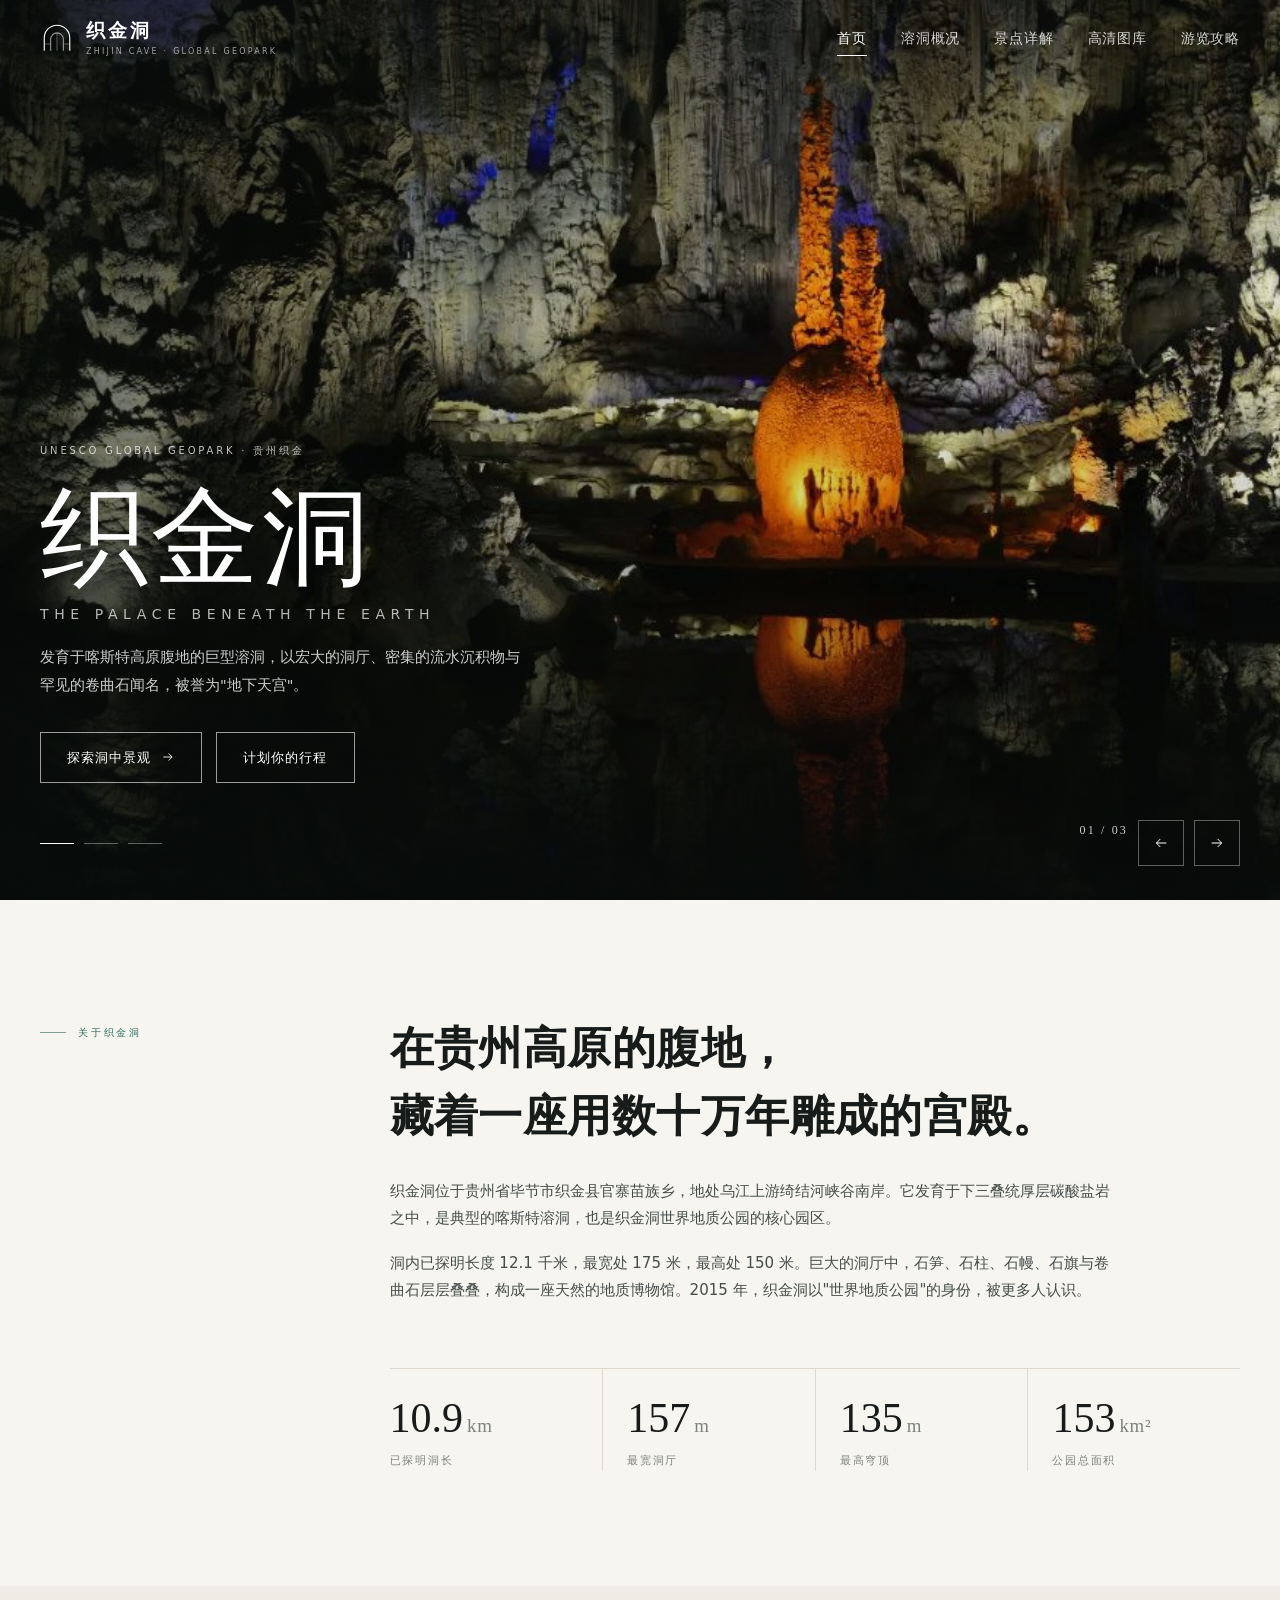
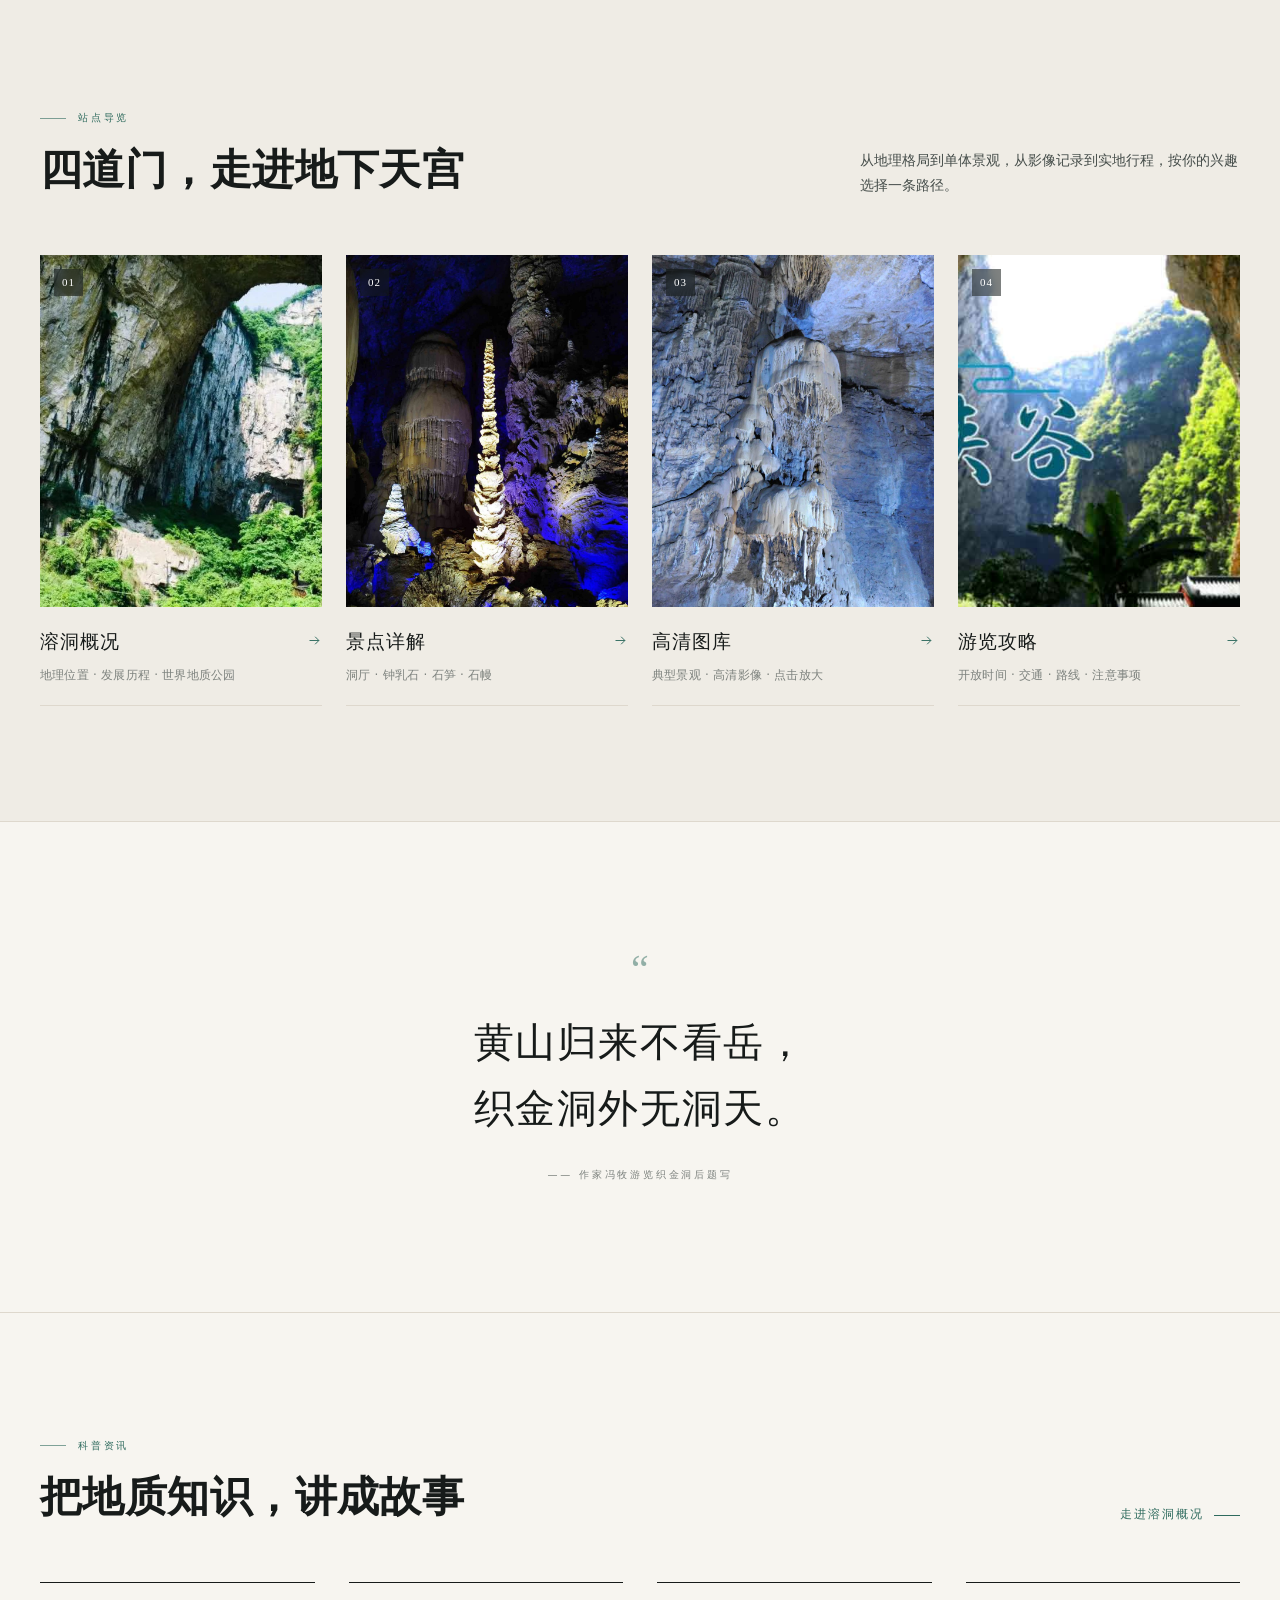
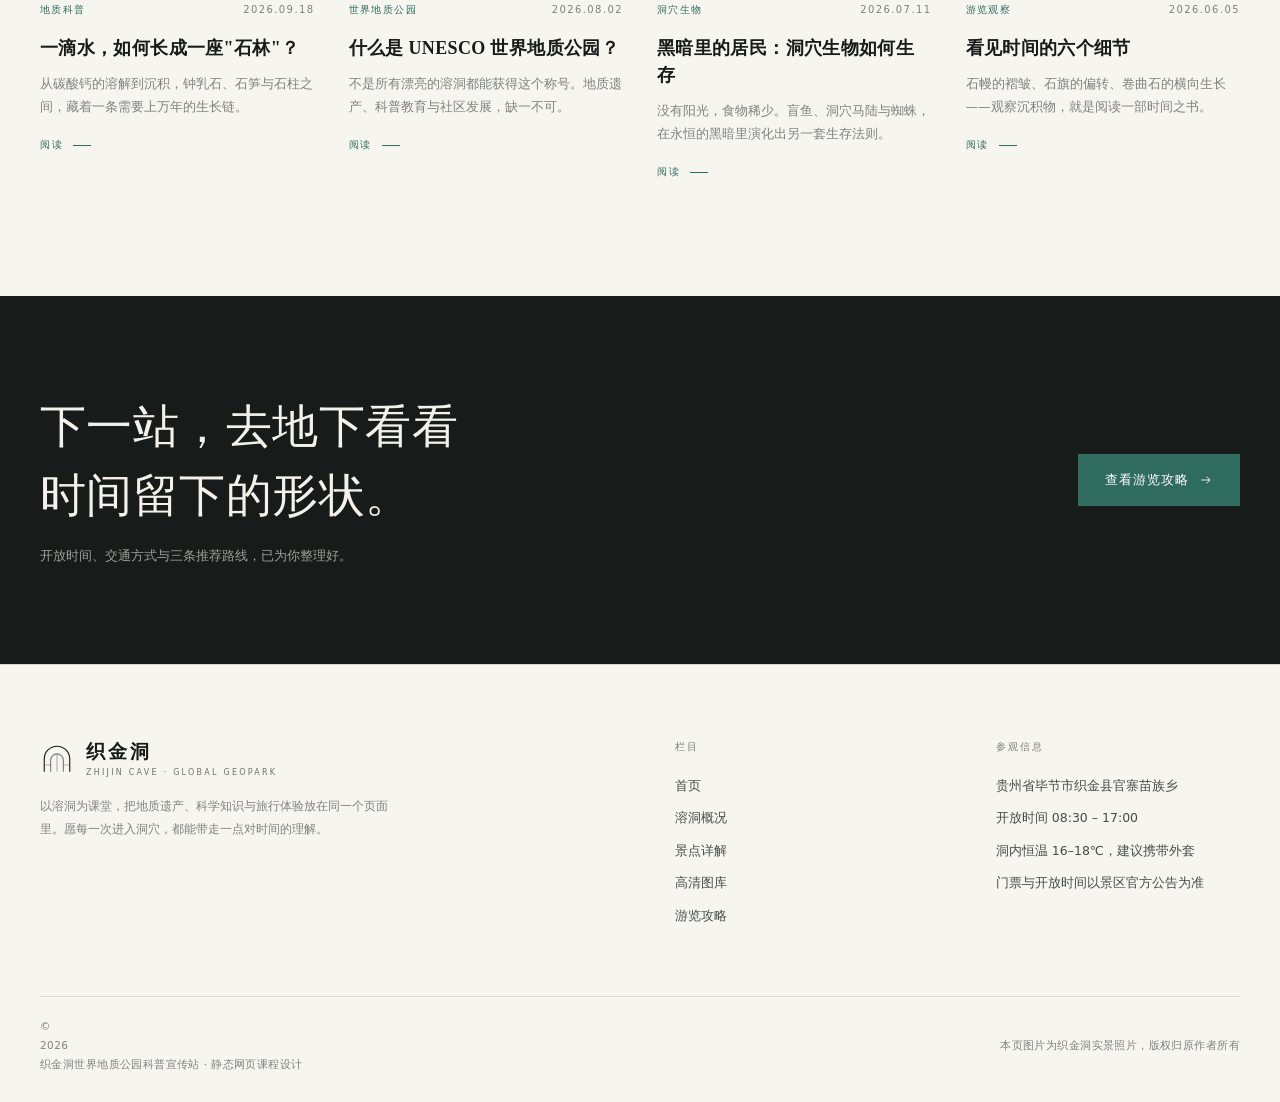
<file: index.html>
<!DOCTYPE html>
<html lang="zh-CN">
<head>
  <meta charset="UTF-8">
  <meta name="viewport" content="width=device-width, initial-scale=1.0">
  <title>织金洞世界地质公园 · 地下天宫</title>
  <meta name="description" content="织金洞世界地质公园科普宣传网站：了解溶洞地理位置、发展历程、世界地质公园认定，逐一详解典型景观，并提供高清图库与游览攻略。">
  <link rel="stylesheet" href="css/style.css">
</head>
<body>

  <!-- 顶部导航 -->
  <header class="site-header header--overlay">
    <div class="container site-header__inner">
      <a class="brand" href="index.html" aria-label="织金洞世界地质公园首页">
        <svg class="brand__mark" viewBox="0 0 40 40" fill="none" aria-hidden="true">
          <path d="M5 35V20C5 11.7 11.7 5 20 5s15 6.7 15 15v15" stroke="currentColor" stroke-width="1.3"/>
          <path d="M12.5 35V21.5c0-4.1 3.4-7.5 7.5-7.5s7.5 3.4 7.5 7.5V35" stroke="currentColor" stroke-width="1.3" opacity=".55"/>
          <path d="M20 14v21M5 27h7.5M27.5 27H35" stroke="currentColor" stroke-width="1.3" opacity=".3"/>
        </svg>
        <span>
          <span class="brand__name">织金洞</span>
          <span class="brand__sub">Zhijin Cave · Global Geopark</span>
        </span>
      </a>

      <nav class="nav" id="site-nav" aria-label="主导航">
        <a href="index.html" aria-current="page">首页</a>
        <a href="overview.html">溶洞概况</a>
        <a href="scenery.html">景点详解</a>
        <a href="gallery.html">高清图库</a>
        <a href="guide.html">游览攻略</a>
      </nav>

      <button class="nav-toggle" type="button" aria-label="打开菜单" aria-expanded="false" aria-controls="site-nav">
        <span></span><span></span>
      </button>
    </div>
  </header>

  <main>
    <!-- 首屏轮播 -->
    <section class="hero" data-carousel aria-roledescription="轮播" aria-label="织金洞景观轮播">
      <div class="hero__slides">

        <article class="hero__slide is-active">
          <img src="assets/images/hero1.jpg" alt="织金洞宏大的地下洞厅与石柱" fetchpriority="high">
          <div class="hero__content">
            <div class="container">
              <div class="hero__text">
                <span class="eyebrow eyebrow--plain hero__eyebrow">UNESCO Global Geopark · 贵州织金</span>
                <h1>织金洞<small>THE PALACE BENEATH THE EARTH</small></h1>
                <p class="hero__desc">发育于喀斯特高原腹地的巨型溶洞，以宏大的洞厅、密集的流水沉积物与罕见的卷曲石闻名，被誉为"地下天宫"。</p>
                <div class="hero__actions">
                  <a class="btn btn--light" href="scenery.html">探索洞中景观
                    <svg viewBox="0 0 24 24" fill="none" aria-hidden="true"><path d="M4 12h15M13 6l6 6-6 6" stroke="currentColor" stroke-width="1.5"/></svg>
                  </a>
                  <a class="btn btn--light" href="guide.html">计划你的行程</a>
                </div>
              </div>
            </div>
          </div>
        </article>

        <article class="hero__slide">
          <img src="assets/images/hero2.jpg" alt="灯光下的钟乳石与石笋林" loading="lazy">
          <div class="hero__content">
            <div class="container">
              <div class="hero__text">
                <span class="eyebrow eyebrow--plain hero__eyebrow">Speleothem · 洞穴沉积物</span>
                <h1>滴水成石<small>TIME IN STONE</small></h1>
                <p class="hero__desc">一滴水用一千年落下，一根石笋用十万年长成。在织金洞，时间不再是抽象的概念，而是可以看见、可以触摸的形状。</p>
                <div class="hero__actions">
                  <a class="btn btn--light" href="scenery.html#forms">读懂沉积形态
                    <svg viewBox="0 0 24 24" fill="none" aria-hidden="true"><path d="M4 12h15M13 6l6 6-6 6" stroke="currentColor" stroke-width="1.5"/></svg>
                  </a>
                </div>
              </div>
            </div>
          </div>
        </article>

        <article class="hero__slide">
          <img src="assets/images/hero3.jpg" alt="贵州喀斯特峰丛与峡谷" loading="lazy">
          <div class="hero__content">
            <div class="container">
              <div class="hero__text">
                <span class="eyebrow eyebrow--plain hero__eyebrow">Karst Landscape · 喀斯特地貌</span>
                <h1>山河入洞<small>A COMPLETE KARST STORY</small></h1>
                <p class="hero__desc">从地表峡谷到地下暗河，织金洞世界地质公园把喀斯特的完整叙事，写进 170 平方千米的山水之间。</p>
                <div class="hero__actions">
                  <a class="btn btn--light" href="overview.html">走进世界地质公园
                    <svg viewBox="0 0 24 24" fill="none" aria-hidden="true"><path d="M4 12h15M13 6l6 6-6 6" stroke="currentColor" stroke-width="1.5"/></svg>
                  </a>
                </div>
              </div>
            </div>
          </div>
        </article>

      </div>

      <div class="hero__ui container">
        <div class="hero__dots" aria-label="轮播分页"></div>
        <div class="hero__arrows">
          <div class="hero__count"><span class="hero__current">01</span> / 03</div>
          <button class="hero__arrow hero__arrow--prev" type="button" aria-label="上一张">
            <svg viewBox="0 0 24 24" fill="none" aria-hidden="true"><path d="M20 12H5M11 18l-6-6 6-6" stroke="currentColor" stroke-width="1.5"/></svg>
          </button>
          <button class="hero__arrow hero__arrow--next" type="button" aria-label="下一张">
            <svg viewBox="0 0 24 24" fill="none" aria-hidden="true"><path d="M4 12h15M13 6l6 6-6 6" stroke="currentColor" stroke-width="1.5"/></svg>
          </button>
        </div>
      </div>
    </section>

    <!-- 网站简介 -->
    <section class="section">
      <div class="container intro__grid">
        <aside class="intro__aside reveal">
          <span class="eyebrow">关于织金洞</span>
        </aside>

        <div class="intro__main">
          <h2 class="reveal">在贵州高原的腹地，<br>藏着一座用数十万年雕成的宫殿。</h2>
          <p class="reveal" data-delay="1">织金洞位于贵州省毕节市织金县官寨苗族乡，地处乌江上游绮结河峡谷南岸。它发育于下三叠统厚层碳酸盐岩之中，是典型的喀斯特溶洞，也是织金洞世界地质公园的核心园区。</p>
          <p class="reveal" data-delay="2">洞内已探明长度 12.1 千米，最宽处 175 米，最高处 150 米。巨大的洞厅中，石笋、石柱、石幔、石旗与卷曲石层层叠叠，构成一座天然的地质博物馆。2015 年，织金洞以"世界地质公园"的身份，被更多人认识。</p>

          <div class="stats reveal" data-delay="2">
            <div class="stat">
              <div class="stat__num"><span data-count="12.1" data-decimals="1">12.1</span><em>km</em></div>
              <span class="stat__label">已探明洞长</span>
            </div>
            <div class="stat">
              <div class="stat__num"><span data-count="175">175</span><em>m</em></div>
              <span class="stat__label">最宽洞厅</span>
            </div>
            <div class="stat">
              <div class="stat__num"><span data-count="150">150</span><em>m</em></div>
              <span class="stat__label">最高穹顶</span>
            </div>
            <div class="stat">
              <div class="stat__num"><span data-count="170">170</span><em>km²</em></div>
              <span class="stat__label">公园总面积</span>
            </div>
          </div>
        </div>
      </div>
    </section>

    <!-- 导航入口 -->
    <section class="section section--soft">
      <div class="container">
        <div class="section-head reveal">
          <div>
            <span class="eyebrow">站点导览</span>
            <h2>四道门，走进地下天宫</h2>
          </div>
          <p>从地理格局到单体景观，从影像记录到实地行程，按你的兴趣选择一条路径。</p>
        </div>

        <div class="entries">
          <a class="entry reveal" href="overview.html">
            <div class="entry__media">
              <img src="assets/images/river.jpg" alt="溶洞中的地下河" loading="lazy">
              <span class="entry__index">01</span>
            </div>
            <div class="entry__title">溶洞概况
              <svg viewBox="0 0 24 24" fill="none" aria-hidden="true"><path d="M4 12h15M13 6l6 6-6 6" stroke="currentColor" stroke-width="1.5"/></svg>
            </div>
            <p>地理位置 · 发展历程 · 世界地质公园</p>
          </a>

          <a class="entry reveal" data-delay="1" href="scenery.html">
            <div class="entry__media">
              <img src="assets/images/yinyu.jpg" alt="银雨树石笋" loading="lazy">
              <span class="entry__index">02</span>
            </div>
            <div class="entry__title">景点详解
              <svg viewBox="0 0 24 24" fill="none" aria-hidden="true"><path d="M4 12h15M13 6l6 6-6 6" stroke="currentColor" stroke-width="1.5"/></svg>
            </div>
            <p>洞厅 · 钟乳石 · 石笋 · 石幔</p>
          </a>

          <a class="entry reveal" data-delay="2" href="gallery.html">
            <div class="entry__media">
              <img src="assets/images/shiman.jpg" alt="石幔细节" loading="lazy">
              <span class="entry__index">03</span>
            </div>
            <div class="entry__title">高清图库
              <svg viewBox="0 0 24 24" fill="none" aria-hidden="true"><path d="M4 12h15M13 6l6 6-6 6" stroke="currentColor" stroke-width="1.5"/></svg>
            </div>
            <p>典型景观 · 高清影像 · 点击放大</p>
          </a>

          <a class="entry reveal" data-delay="3" href="guide.html">
            <div class="entry__media">
              <img src="assets/images/gorge.jpg" alt="织金洞周边的喀斯特峡谷" loading="lazy">
              <span class="entry__index">04</span>
            </div>
            <div class="entry__title">游览攻略
              <svg viewBox="0 0 24 24" fill="none" aria-hidden="true"><path d="M4 12h15M13 6l6 6-6 6" stroke="currentColor" stroke-width="1.5"/></svg>
            </div>
            <p>开放时间 · 交通 · 路线 · 注意事项</p>
          </a>
        </div>
      </div>
    </section>

    <!-- 引言 -->
    <section class="quote">
      <div class="container reveal">
        <span class="quote__mark">“</span>
        <blockquote>黄山归来不看岳，<br>织金洞外无洞天。</blockquote>
        <cite>—— 作家冯牧游览织金洞后题写</cite>
      </div>
    </section>

    <!-- 科普资讯 -->
    <section class="section">
      <div class="container">
        <div class="section-head reveal">
          <div>
            <span class="eyebrow">科普资讯</span>
            <h2>把地质知识，讲成故事</h2>
          </div>
          <a class="link-arrow" href="overview.html">走进溶洞概况</a>
        </div>

        <div class="news">
          <article class="news__item reveal">
            <div class="news__meta"><span>地质科普</span><time datetime="2026-09-18">2026.09.18</time></div>
            <h3>一滴水，如何长成一座"石林"？</h3>
            <p>从碳酸钙的溶解到沉积，钟乳石、石笋与石柱之间，藏着一条需要上万年的生长链。</p>
            <a class="link-arrow" href="scenery.html#forms">阅读</a>
          </article>

          <article class="news__item reveal" data-delay="1">
            <div class="news__meta"><span>世界地质公园</span><time datetime="2026-08-02">2026.08.02</time></div>
            <h3>什么是 UNESCO 世界地质公园？</h3>
            <p>不是所有漂亮的溶洞都能获得这个称号。地质遗产、科普教育与社区发展，缺一不可。</p>
            <a class="link-arrow" href="overview.html#geopark">阅读</a>
          </article>

          <article class="news__item reveal" data-delay="2">
            <div class="news__meta"><span>洞穴生物</span><time datetime="2026-07-11">2026.07.11</time></div>
            <h3>黑暗里的居民：洞穴生物如何生存</h3>
            <p>没有阳光，食物稀少。盲鱼、洞穴马陆与蜘蛛，在永恒的黑暗里演化出另一套生存法则。</p>
            <a class="link-arrow" href="overview.html#cave">阅读</a>
          </article>

          <article class="news__item reveal" data-delay="3">
            <div class="news__meta"><span>游览观察</span><time datetime="2026-06-05">2026.06.05</time></div>
            <h3>看见时间的六个细节</h3>
            <p>石幔的褶皱、石旗的偏转、卷曲石的横向生长——观察沉积物，就是阅读一部时间之书。</p>
            <a class="link-arrow" href="gallery.html">阅读</a>
          </article>
        </div>
      </div>
    </section>

    <!-- CTA -->
    <section class="cta-band">
      <div class="container cta-band__inner">
        <div class="reveal">
          <h2>下一站，去地下看看<br>时间留下的形状。</h2>
          <p>开放时间、交通方式与三条推荐路线，已为你整理好。</p>
        </div>
        <div class="reveal" data-delay="1">
          <a class="btn btn--solid" href="guide.html">查看游览攻略
            <svg viewBox="0 0 24 24" fill="none" aria-hidden="true"><path d="M4 12h15M13 6l6 6-6 6" stroke="currentColor" stroke-width="1.5"/></svg>
          </a>
        </div>
      </div>
    </section>
  </main>

  <!-- 页脚 -->
  <footer class="site-footer">
    <div class="container">
      <div class="footer__grid">
        <div class="footer__brand">
          <a class="brand" href="index.html">
            <svg class="brand__mark" viewBox="0 0 40 40" fill="none" aria-hidden="true">
              <path d="M5 35V20C5 11.7 11.7 5 20 5s15 6.7 15 15v15" stroke="currentColor" stroke-width="1.3"/>
              <path d="M12.5 35V21.5c0-4.1 3.4-7.5 7.5-7.5s7.5 3.4 7.5 7.5V35" stroke="currentColor" stroke-width="1.3" opacity=".55"/>
              <path d="M20 14v21M5 27h7.5M27.5 27H35" stroke="currentColor" stroke-width="1.3" opacity=".3"/>
            </svg>
            <span>
              <span class="brand__name">织金洞</span>
              <span class="brand__sub">Zhijin Cave · Global Geopark</span>
            </span>
          </a>
          <p>以溶洞为课堂，把地质遗产、科学知识与旅行体验放在同一个页面里。愿每一次进入洞穴，都能带走一点对时间的理解。</p>
        </div>

        <div class="footer__col">
          <h4>栏目</h4>
          <a href="index.html">首页</a>
          <a href="overview.html">溶洞概况</a>
          <a href="scenery.html">景点详解</a>
          <a href="gallery.html">高清图库</a>
          <a href="guide.html">游览攻略</a>
        </div>

        <div class="footer__col">
          <h4>参观信息</h4>
          <p>贵州省毕节市织金县官寨苗族乡</p>
          <p>开放时间 08:30 – 17:00</p>
          <p>洞内恒温 16–18℃，建议携带外套</p>
          <p>门票与开放时间以景区官方公告为准</p>
        </div>
      </div>

      <div class="footer__bottom">
        <span>© <span data-year>2026</span> 织金洞世界地质公园科普宣传站 · 静态网页课程设计</span>
        <span>本页图片为织金洞实景照片，版权归原作者所有</span>
      </div>
    </div>
  </footer>

  <button class="to-top" type="button" aria-label="返回顶部" data-to-top>
    <svg viewBox="0 0 24 24" fill="none" aria-hidden="true"><path d="M12 19V5M6 11l6-6 6 6" stroke="currentColor" stroke-width="1.5"/></svg>
  </button>

  <script src="js/main.js"></script>
</body>
</html>
</file>
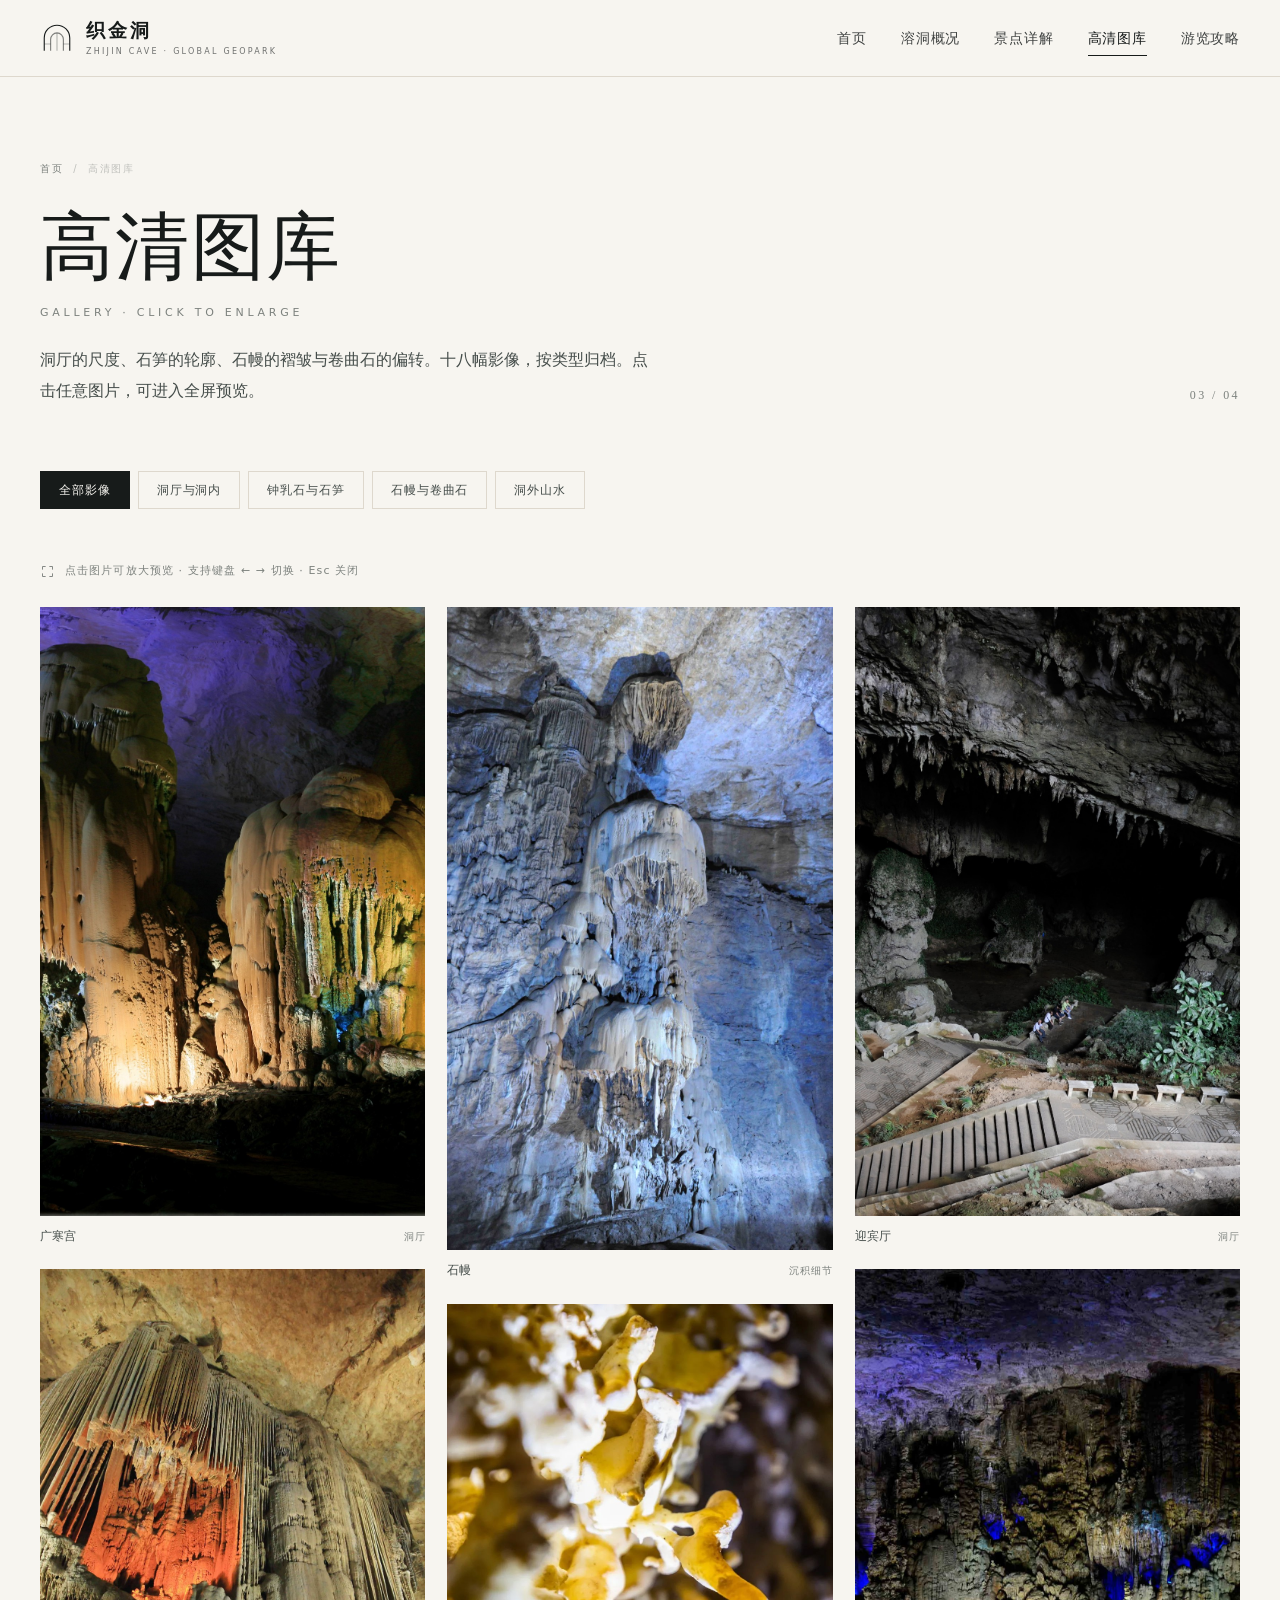
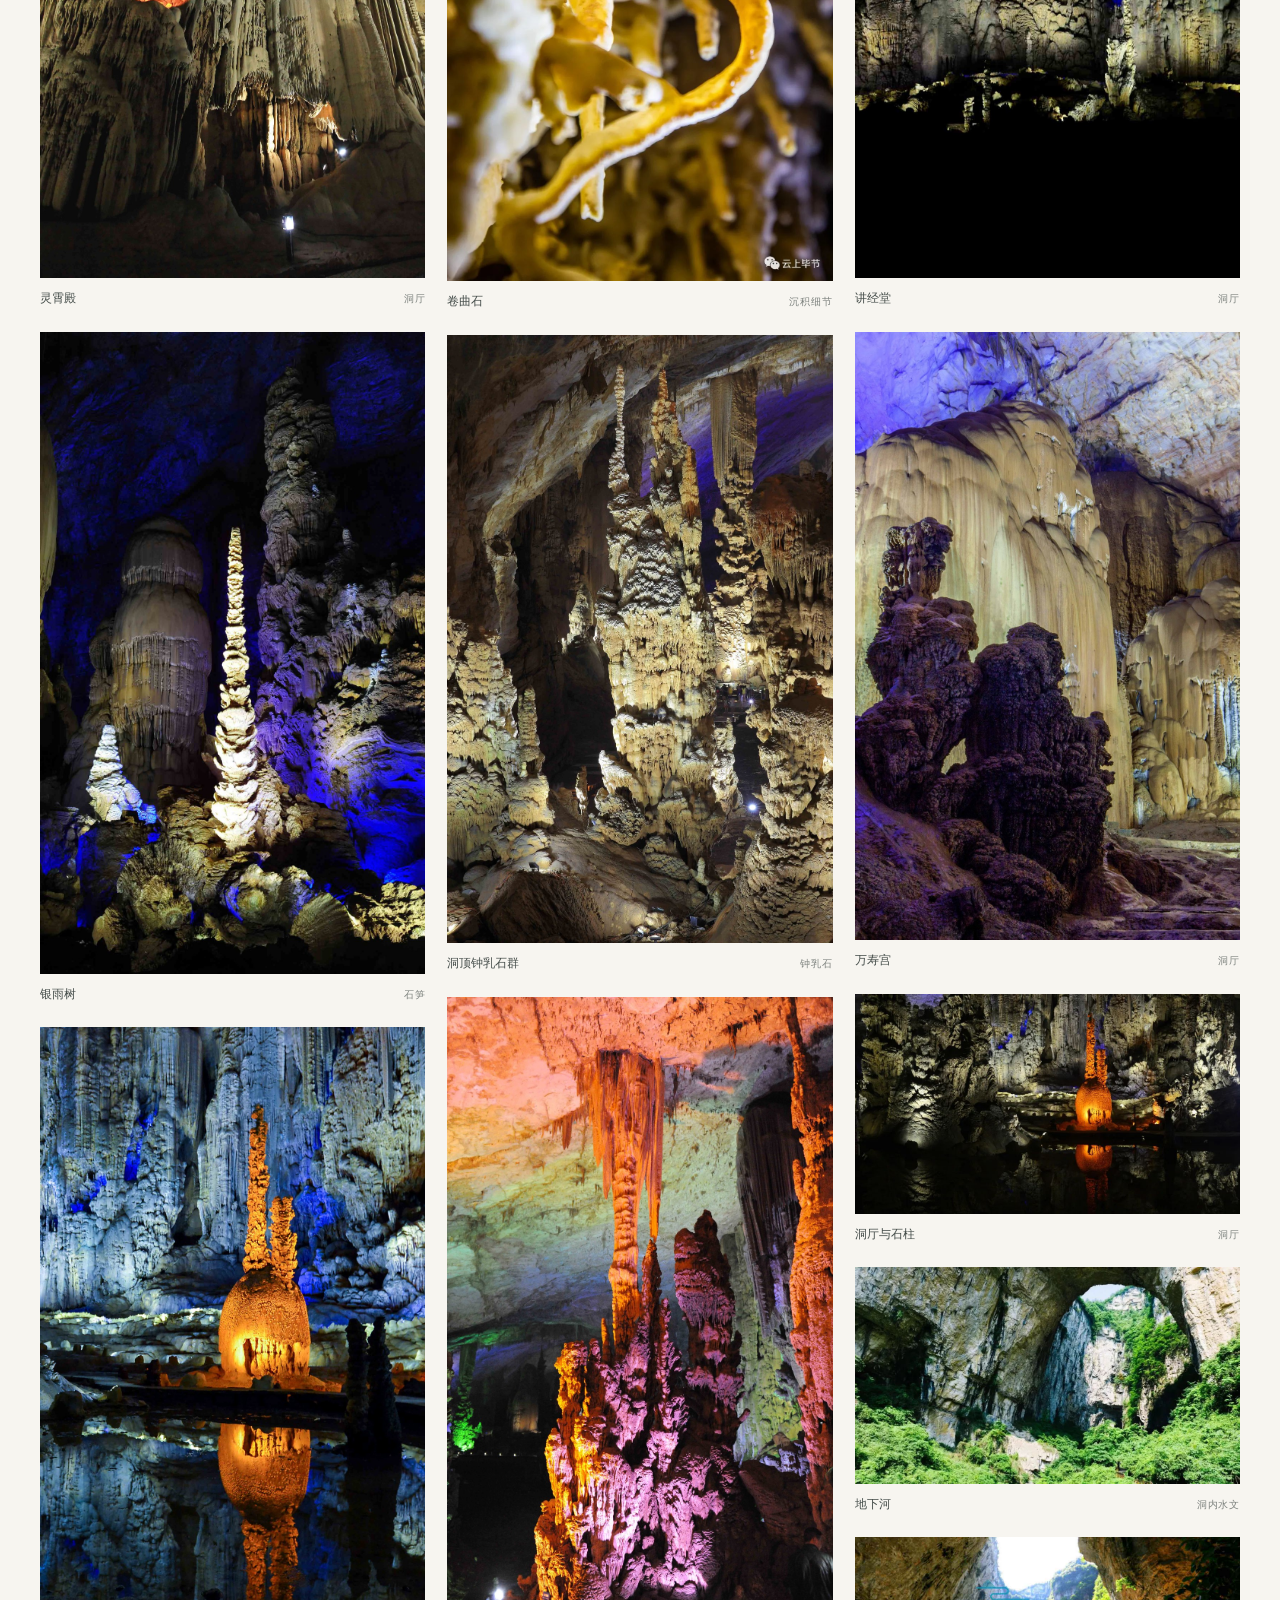
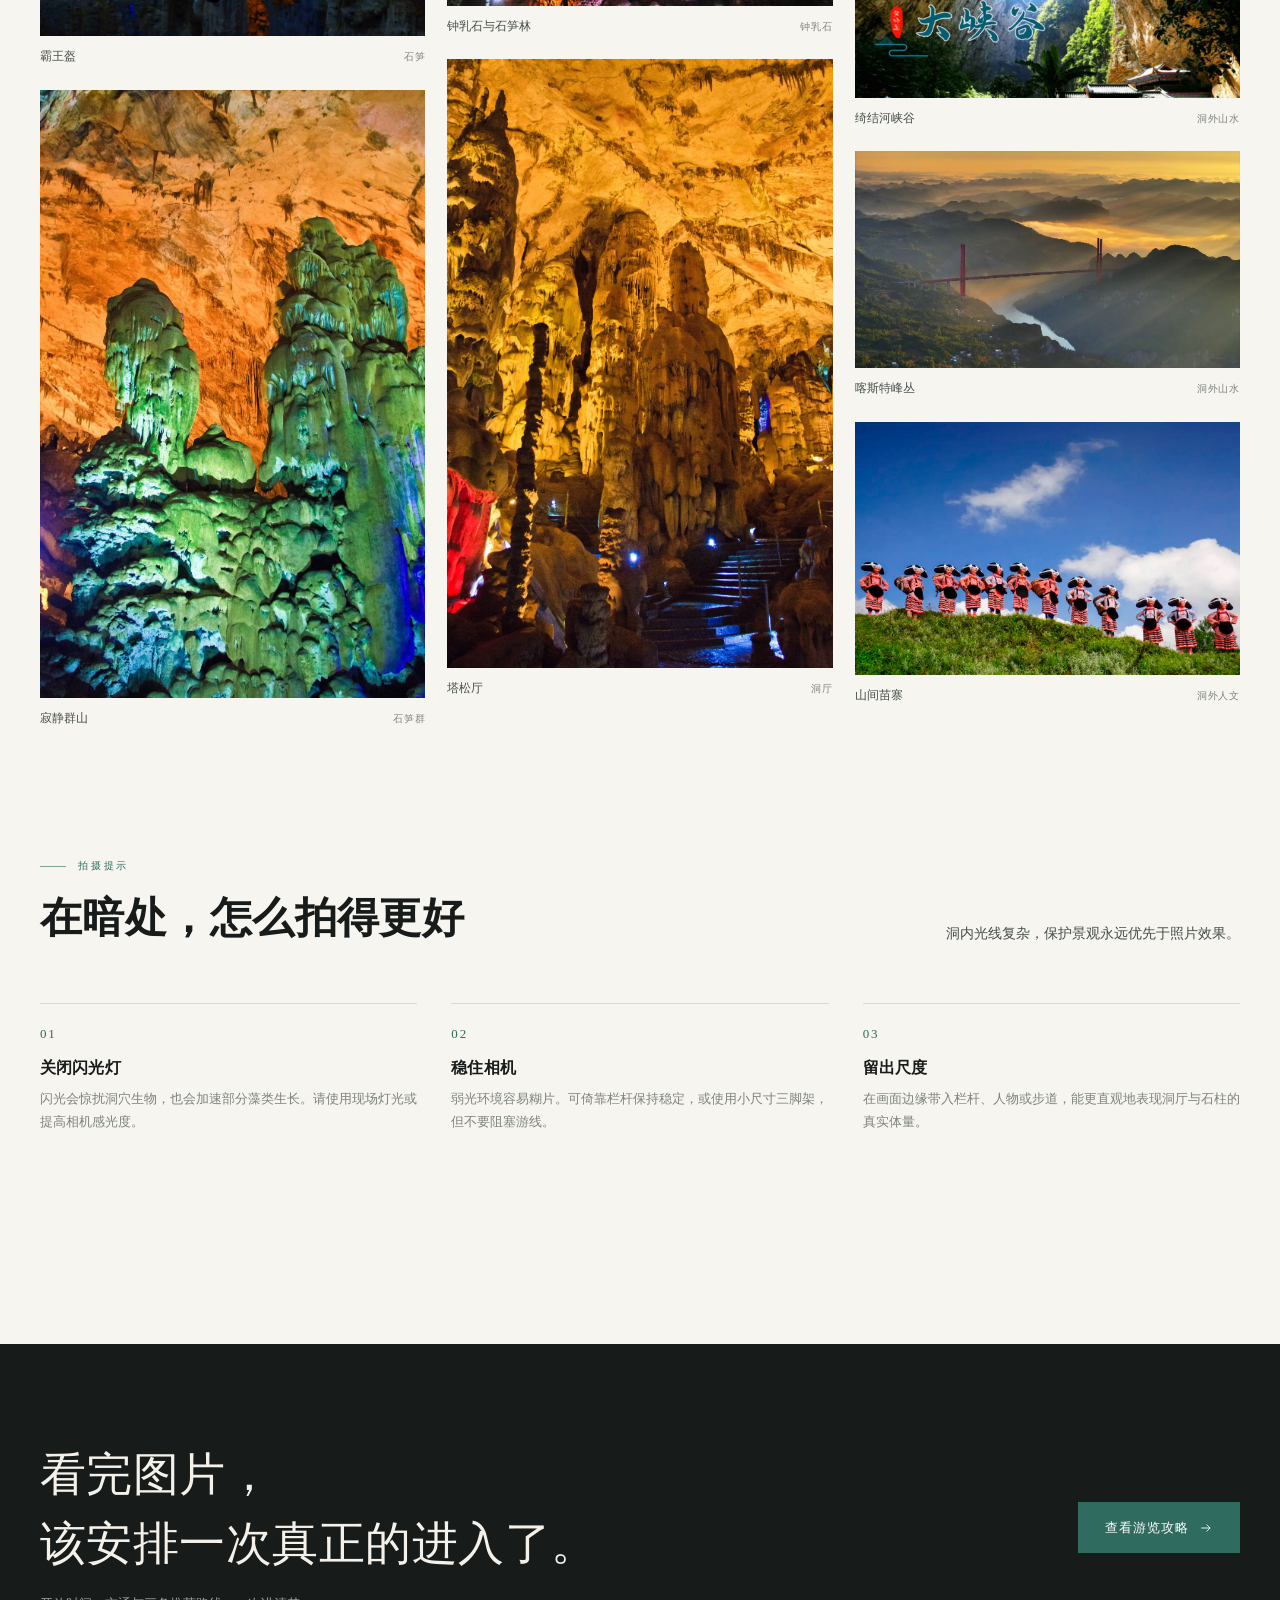
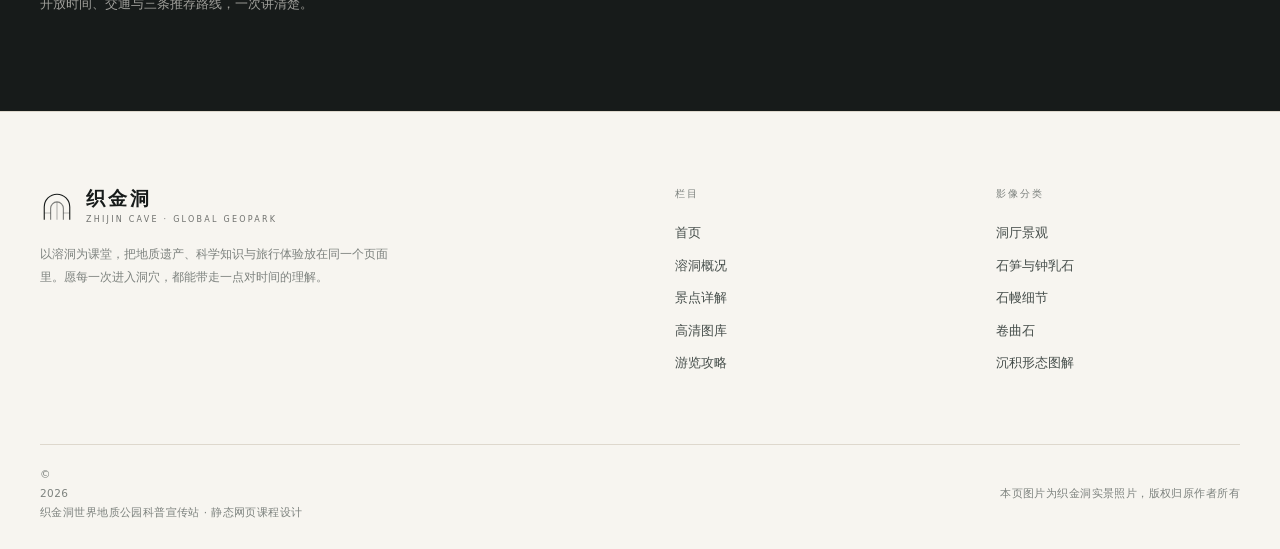
<file: gallery.html>
<!DOCTYPE html>
<html lang="zh-CN">
<head>
  <meta charset="UTF-8">
  <meta name="viewport" content="width=device-width, initial-scale=1.0">
  <title>高清图库 · 织金洞世界地质公园</title>
  <meta name="description" content="织金洞典型溶洞景观高清图片集中展示，支持分类筛选与点击放大预览。">
  <link rel="stylesheet" href="css/style.css">
</head>
<body>

  <header class="site-header site-header--solid">
    <div class="container site-header__inner">
      <a class="brand" href="index.html" aria-label="织金洞世界地质公园首页">
        <svg class="brand__mark" viewBox="0 0 40 40" fill="none" aria-hidden="true">
          <path d="M5 35V20C5 11.7 11.7 5 20 5s15 6.7 15 15v15" stroke="currentColor" stroke-width="1.3"/>
          <path d="M12.5 35V21.5c0-4.1 3.4-7.5 7.5-7.5s7.5 3.4 7.5 7.5V35" stroke="currentColor" stroke-width="1.3" opacity=".55"/>
          <path d="M20 14v21M5 27h7.5M27.5 27H35" stroke="currentColor" stroke-width="1.3" opacity=".3"/>
        </svg>
        <span>
          <span class="brand__name">织金洞</span>
          <span class="brand__sub">Zhijin Cave · Global Geopark</span>
        </span>
      </a>
      <nav class="nav" id="site-nav" aria-label="主导航">
        <a href="index.html">首页</a>
        <a href="overview.html">溶洞概况</a>
        <a href="scenery.html">景点详解</a>
        <a href="gallery.html" aria-current="page">高清图库</a>
        <a href="guide.html">游览攻略</a>
      </nav>
      <button class="nav-toggle" type="button" aria-label="打开菜单" aria-expanded="false" aria-controls="site-nav">
        <span></span><span></span>
      </button>
    </div>
  </header>

  <main class="page-main">
    <div class="page-head">
      <div class="container">
        <nav class="breadcrumb" aria-label="面包屑">
          <a href="index.html">首页</a><span>/</span><span>高清图库</span>
        </nav>
        <h1>高清图库<em>Gallery · Click to Enlarge</em></h1>
        <div class="page-head__body">
          <p class="lead">洞厅的尺度、石笋的轮廓、石幔的褶皱与卷曲石的偏转。十八幅影像，按类型归档。点击任意图片，可进入全屏预览。</p>
          <span class="page-head__num">03 / 04</span>
        </div>
      </div>
    </div>

    <div class="container gallery-wrap">
      <div class="filters reveal" data-filter-group="#gallery-grid" role="group" aria-label="按景观类型筛选图库">
        <button class="filter is-active" type="button" data-filter="all" aria-pressed="true">全部影像</button>
        <button class="filter" type="button" data-filter="hall" aria-pressed="false">洞厅与洞内</button>
        <button class="filter" type="button" data-filter="formation" aria-pressed="false">钟乳石与石笋</button>
        <button class="filter" type="button" data-filter="drapery" aria-pressed="false">石幔与卷曲石</button>
        <button class="filter" type="button" data-filter="outside" aria-pressed="false">洞外山水</button>
      </div>

      <div class="gallery-hint reveal">
        <svg viewBox="0 0 24 24" fill="none" aria-hidden="true"><path d="M4 9V4h5M20 15v5h-5M15 4h5v5M9 20H4v-5" stroke="currentColor" stroke-width="1.5"/></svg>
        <span>点击图片可放大预览 · 支持键盘 ← → 切换 · Esc 关闭</span>
      </div>

      <div class="gallery" id="gallery-grid" data-lightbox-gallery>

        <figure class="g-item reveal" data-cat="hall" tabindex="0" role="button" aria-label="放大了看：广寒宫" data-title="广寒宫" data-meta="洞厅 · Moon Palace">
          <div class="g-item__media">
            <img src="assets/images/guanghan.jpg" alt="广寒宫洞厅" loading="lazy">
          </div>
          <figcaption class="g-item__cap">广寒宫<span>洞厅</span></figcaption>
        </figure>

        <figure class="g-item reveal" data-cat="hall" tabindex="0" role="button" aria-label="放大了看：灵霄殿" data-title="灵霄殿" data-meta="洞厅 · Celestial Hall">
          <div class="g-item__media">
            <img src="assets/images/lingxiao.jpg" alt="灵霄殿高大的石柱" loading="lazy">
          </div>
          <figcaption class="g-item__cap">灵霄殿<span>洞厅</span></figcaption>
        </figure>

        <figure class="g-item reveal" data-cat="formation" tabindex="0" role="button" aria-label="放大了看：银雨树" data-title="银雨树" data-meta="石笋 · Silver Rain Tree">
          <div class="g-item__media">
            <img src="assets/images/yinyu.jpg" alt="银雨树石笋" loading="lazy">
          </div>
          <figcaption class="g-item__cap">银雨树<span>石笋</span></figcaption>
        </figure>

        <figure class="g-item reveal" data-cat="formation" tabindex="0" role="button" aria-label="放大了看：霸王盔" data-title="霸王盔" data-meta="石笋 · Overlord's Helmet">
          <div class="g-item__media">
            <img src="assets/images/bawang.jpg" alt="霸王盔石笋" loading="lazy">
          </div>
          <figcaption class="g-item__cap">霸王盔<span>石笋</span></figcaption>
        </figure>

        <figure class="g-item reveal" data-cat="formation" tabindex="0" role="button" aria-label="放大了看：寂静群山" data-title="寂静群山" data-meta="石笋群 · Silent Mountains">
          <div class="g-item__media">
            <img src="assets/images/shiwandashan.jpg" alt="寂静群山石笋群" loading="lazy">
          </div>
          <figcaption class="g-item__cap">寂静群山<span>石笋群</span></figcaption>
        </figure>

        <figure class="g-item reveal" data-cat="drapery" tabindex="0" role="button" aria-label="放大了看：石幔" data-title="石幔" data-meta="沉积细节 · Stone Drapery">
          <div class="g-item__media">
            <img src="assets/images/shiman.jpg" alt="半透明石幔" loading="lazy">
          </div>
          <figcaption class="g-item__cap">石幔<span>沉积细节</span></figcaption>
        </figure>

        <figure class="g-item reveal" data-cat="drapery" tabindex="0" role="button" aria-label="放大了看：卷曲石" data-title="卷曲石" data-meta="沉积细节 · Helictite">
          <div class="g-item__media">
            <img src="assets/images/juanqu.jpg" alt="卷曲石微距" loading="lazy">
          </div>
          <figcaption class="g-item__cap">卷曲石<span>沉积细节</span></figcaption>
        </figure>

        <figure class="g-item reveal" data-cat="formation" tabindex="0" role="button" aria-label="放大了看：洞顶钟乳石群" data-title="洞顶钟乳石群" data-meta="钟乳石 · Stalactites">
          <div class="g-item__media">
            <img src="assets/images/straw.jpg" alt="洞顶密集钟乳石" loading="lazy">
          </div>
          <figcaption class="g-item__cap">洞顶钟乳石群<span>钟乳石</span></figcaption>
        </figure>

        <figure class="g-item reveal" data-cat="formation" tabindex="0" role="button" aria-label="放大了看：钟乳石与石笋林" data-title="钟乳石与石笋林" data-meta="钟乳石 · Stalactites">
          <div class="g-item__media">
            <img src="assets/images/hero2.jpg" alt="灯光下的钟乳石与石笋林" loading="lazy">
          </div>
          <figcaption class="g-item__cap">钟乳石与石笋林<span>钟乳石</span></figcaption>
        </figure>

        <figure class="g-item reveal" data-cat="hall" tabindex="0" role="button" aria-label="放大了看：塔松厅" data-title="塔松厅" data-meta="洞厅 · Pagoda Pine Hall">
          <div class="g-item__media">
            <img src="assets/images/tasong.jpg" alt="塔松厅层叠石笋" loading="lazy">
          </div>
          <figcaption class="g-item__cap">塔松厅<span>洞厅</span></figcaption>
        </figure>

        <figure class="g-item reveal" data-cat="hall" tabindex="0" role="button" aria-label="放大了看：迎宾厅" data-title="迎宾厅" data-meta="洞厅 · Welcome Hall">
          <div class="g-item__media">
            <img src="assets/images/yingbin.jpg" alt="迎宾厅洞口光线" loading="lazy">
          </div>
          <figcaption class="g-item__cap">迎宾厅<span>洞厅</span></figcaption>
        </figure>

        <figure class="g-item reveal" data-cat="hall" tabindex="0" role="button" aria-label="放大了看：讲经堂" data-title="讲经堂" data-meta="洞厅 · Sermon Hall">
          <div class="g-item__media">
            <img src="assets/images/jijing.jpg" alt="讲经堂内密集的石笋群" loading="lazy">
          </div>
          <figcaption class="g-item__cap">讲经堂<span>洞厅</span></figcaption>
        </figure>

        <figure class="g-item reveal" data-cat="hall" tabindex="0" role="button" aria-label="放大了看：万寿宫" data-title="万寿宫" data-meta="洞厅 · Longevity Palace">
          <div class="g-item__media">
            <img src="assets/images/pool.jpg" alt="万寿宫内的流石与静水" loading="lazy">
          </div>
          <figcaption class="g-item__cap">万寿宫<span>洞厅</span></figcaption>
        </figure>

        <figure class="g-item reveal" data-cat="hall" tabindex="0" role="button" aria-label="放大了看：洞厅与石柱" data-title="洞厅与石柱" data-meta="洞厅 · Cavern Hall">
          <div class="g-item__media">
            <img src="assets/images/hero1.jpg" alt="织金洞宏大的地下洞厅与石柱" loading="lazy">
          </div>
          <figcaption class="g-item__cap">洞厅与石柱<span>洞厅</span></figcaption>
        </figure>

        <figure class="g-item reveal" data-cat="hall" tabindex="0" role="button" aria-label="放大了看：地下河" data-title="地下河与钙华池" data-meta="洞内水文 · Underground River">
          <div class="g-item__media">
            <img src="assets/images/river.jpg" alt="洞内地下河" loading="lazy">
          </div>
          <figcaption class="g-item__cap">地下河<span>洞内水文</span></figcaption>
        </figure>

        <figure class="g-item reveal" data-cat="outside" tabindex="0" role="button" aria-label="放大了看：绮结河峡谷" data-title="绮结河峡谷" data-meta="洞外山水 · Karst Gorge">
          <div class="g-item__media">
            <img src="assets/images/gorge.jpg" alt="绮结河峡谷" loading="lazy">
          </div>
          <figcaption class="g-item__cap">绮结河峡谷<span>洞外山水</span></figcaption>
        </figure>

        <figure class="g-item reveal" data-cat="outside" tabindex="0" role="button" aria-label="放大了看：喀斯特峰丛" data-title="喀斯特峰丛" data-meta="洞外山水 · Karst Peaks">
          <div class="g-item__media">
            <img src="assets/images/hero3.jpg" alt="喀斯特峰丛与峡谷" loading="lazy">
          </div>
          <figcaption class="g-item__cap">喀斯特峰丛<span>洞外山水</span></figcaption>
        </figure>

        <figure class="g-item reveal" data-cat="outside" tabindex="0" role="button" aria-label="放大了看：山间苗寨" data-title="山间苗寨" data-meta="洞外人文 · Miao Village">
          <div class="g-item__media">
            <img src="assets/images/village.jpg" alt="喀斯特山间的苗寨" loading="lazy">
          </div>
          <figcaption class="g-item__cap">山间苗寨<span>洞外人文</span></figcaption>
        </figure>

      </div>

      <section class="section" style="padding-bottom:0;">
        <div class="section-head reveal">
          <div>
            <span class="eyebrow">拍摄提示</span>
            <h2>在暗处，怎么拍得更好</h2>
          </div>
          <p>洞内光线复杂，保护景观永远优先于照片效果。</p>
        </div>
        <div class="criteria reveal">
          <div class="criteria__item">
            <div class="criteria__num">01</div>
            <h3>关闭闪光灯</h3>
            <p>闪光会惊扰洞穴生物，也会加速部分藻类生长。请使用现场灯光或提高相机感光度。</p>
          </div>
          <div class="criteria__item">
            <div class="criteria__num">02</div>
            <h3>稳住相机</h3>
            <p>弱光环境容易糊片。可倚靠栏杆保持稳定，或使用小尺寸三脚架，但不要阻塞游线。</p>
          </div>
          <div class="criteria__item">
            <div class="criteria__num">03</div>
            <h3>留出尺度</h3>
            <p>在画面边缘带入栏杆、人物或步道，能更直观地表现洞厅与石柱的真实体量。</p>
          </div>
        </div>
      </section>
    </div>

    <section class="cta-band" style="margin-top:clamp(56px,8vw,96px);">
      <div class="container cta-band__inner">
        <div class="reveal">
          <h2>看完图片，<br>该安排一次真正的进入了。</h2>
          <p>开放时间、交通与三条推荐路线，一次讲清楚。</p>
        </div>
        <div class="reveal" data-delay="1">
          <a class="btn btn--solid" href="guide.html">查看游览攻略
            <svg viewBox="0 0 24 24" fill="none" aria-hidden="true"><path d="M4 12h15M13 6l6 6-6 6" stroke="currentColor" stroke-width="1.5"/></svg>
          </a>
        </div>
      </div>
    </section>
  </main>

  <footer class="site-footer">
    <div class="container">
      <div class="footer__grid">
        <div class="footer__brand">
          <a class="brand" href="index.html">
            <svg class="brand__mark" viewBox="0 0 40 40" fill="none" aria-hidden="true">
              <path d="M5 35V20C5 11.7 11.7 5 20 5s15 6.7 15 15v15" stroke="currentColor" stroke-width="1.3"/>
              <path d="M12.5 35V21.5c0-4.1 3.4-7.5 7.5-7.5s7.5 3.4 7.5 7.5V35" stroke="currentColor" stroke-width="1.3" opacity=".55"/>
              <path d="M20 14v21M5 27h7.5M27.5 27H35" stroke="currentColor" stroke-width="1.3" opacity=".3"/>
            </svg>
            <span>
              <span class="brand__name">织金洞</span>
              <span class="brand__sub">Zhijin Cave · Global Geopark</span>
            </span>
          </a>
          <p>以溶洞为课堂，把地质遗产、科学知识与旅行体验放在同一个页面里。愿每一次进入洞穴，都能带走一点对时间的理解。</p>
        </div>
        <div class="footer__col">
          <h4>栏目</h4>
          <a href="index.html">首页</a>
          <a href="overview.html">溶洞概况</a>
          <a href="scenery.html">景点详解</a>
          <a href="gallery.html">高清图库</a>
          <a href="guide.html">游览攻略</a>
        </div>
        <div class="footer__col">
          <h4>影像分类</h4>
          <a href="scenery.html#guanghan">洞厅景观</a>
          <a href="scenery.html#yinyu">石笋与钟乳石</a>
          <a href="scenery.html#shiman">石幔细节</a>
          <a href="scenery.html#juanqu">卷曲石</a>
          <a href="scenery.html#forms">沉积形态图解</a>
        </div>
      </div>
      <div class="footer__bottom">
        <span>© <span data-year>2026</span> 织金洞世界地质公园科普宣传站 · 静态网页课程设计</span>
        <span>本页图片为织金洞实景照片，版权归原作者所有</span>
      </div>
    </div>
  </footer>

  <!-- 灯箱 -->
  <div class="lightbox" data-lightbox role="dialog" aria-modal="true" aria-label="图片放大预览" aria-hidden="true">
    <button class="lightbox__close" type="button" aria-label="关闭预览">
      <svg viewBox="0 0 24 24" fill="none" aria-hidden="true"><path d="M6 6l12 12M18 6L6 18" stroke="currentColor" stroke-width="1.5"/></svg>
    </button>
    <div class="lightbox__stage">
      <img class="lightbox__img" alt="">
    </div>
    <div class="lightbox__bar">
      <div class="lightbox__cap">
        <span class="lightbox__title">广寒宫</span>
        <span class="lightbox__meta">洞厅 · Moon Palace</span>
      </div>
      <div class="lightbox__nav">
        <button class="lightbox__btn lightbox__prev" type="button" aria-label="上一张">
          <svg viewBox="0 0 24 24" fill="none" aria-hidden="true"><path d="M20 12H5M11 18l-6-6 6-6" stroke="currentColor" stroke-width="1.5"/></svg>
        </button>
        <div class="lightbox__count"><span class="lightbox__current">01</span> / <span class="lightbox__total">18</span></div>
        <button class="lightbox__btn lightbox__next" type="button" aria-label="下一张">
          <svg viewBox="0 0 24 24" fill="none" aria-hidden="true"><path d="M4 12h15M13 6l6 6-6 6" stroke="currentColor" stroke-width="1.5"/></svg>
        </button>
      </div>
    </div>
  </div>

  <button class="to-top" type="button" aria-label="返回顶部" data-to-top>
    <svg viewBox="0 0 24 24" fill="none" aria-hidden="true"><path d="M12 19V5M6 11l6-6 6 6" stroke="currentColor" stroke-width="1.5"/></svg>
  </button>

  <script src="js/main.js"></script>
</body>
</html>
</file>
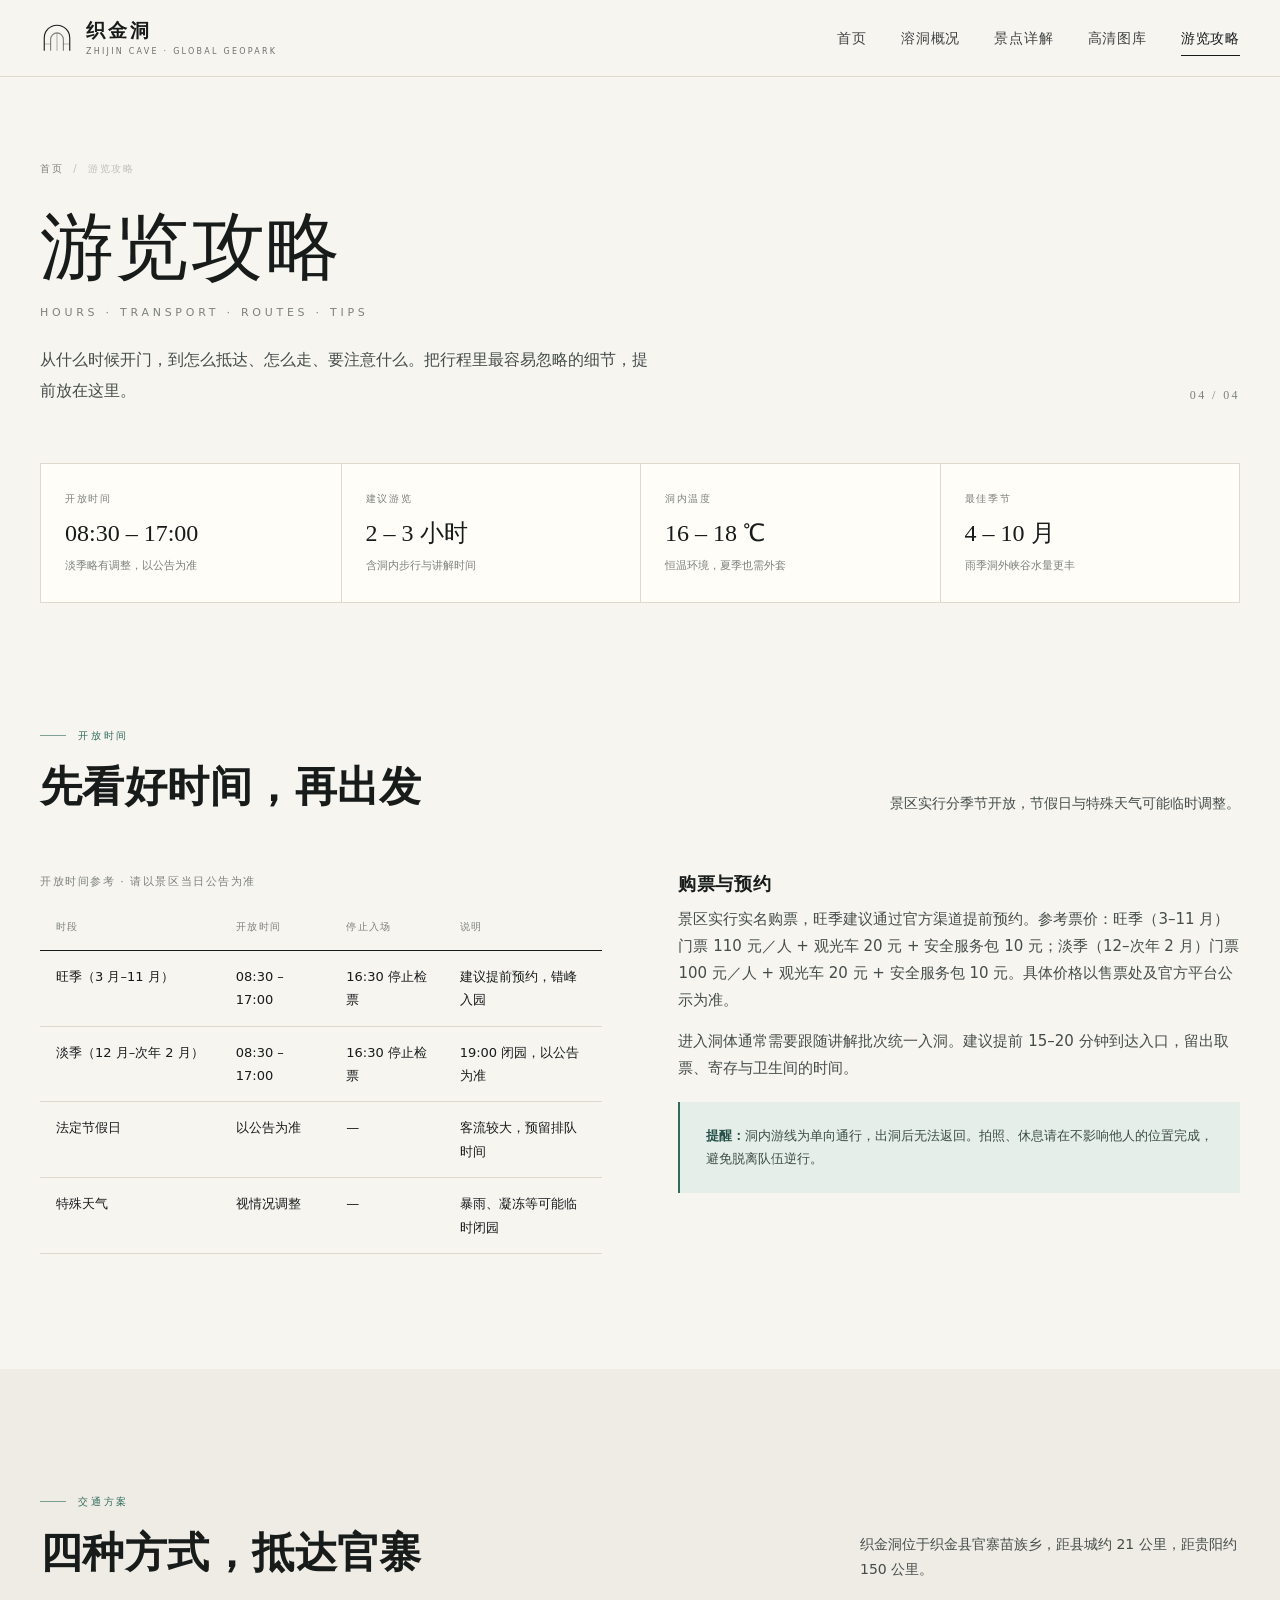
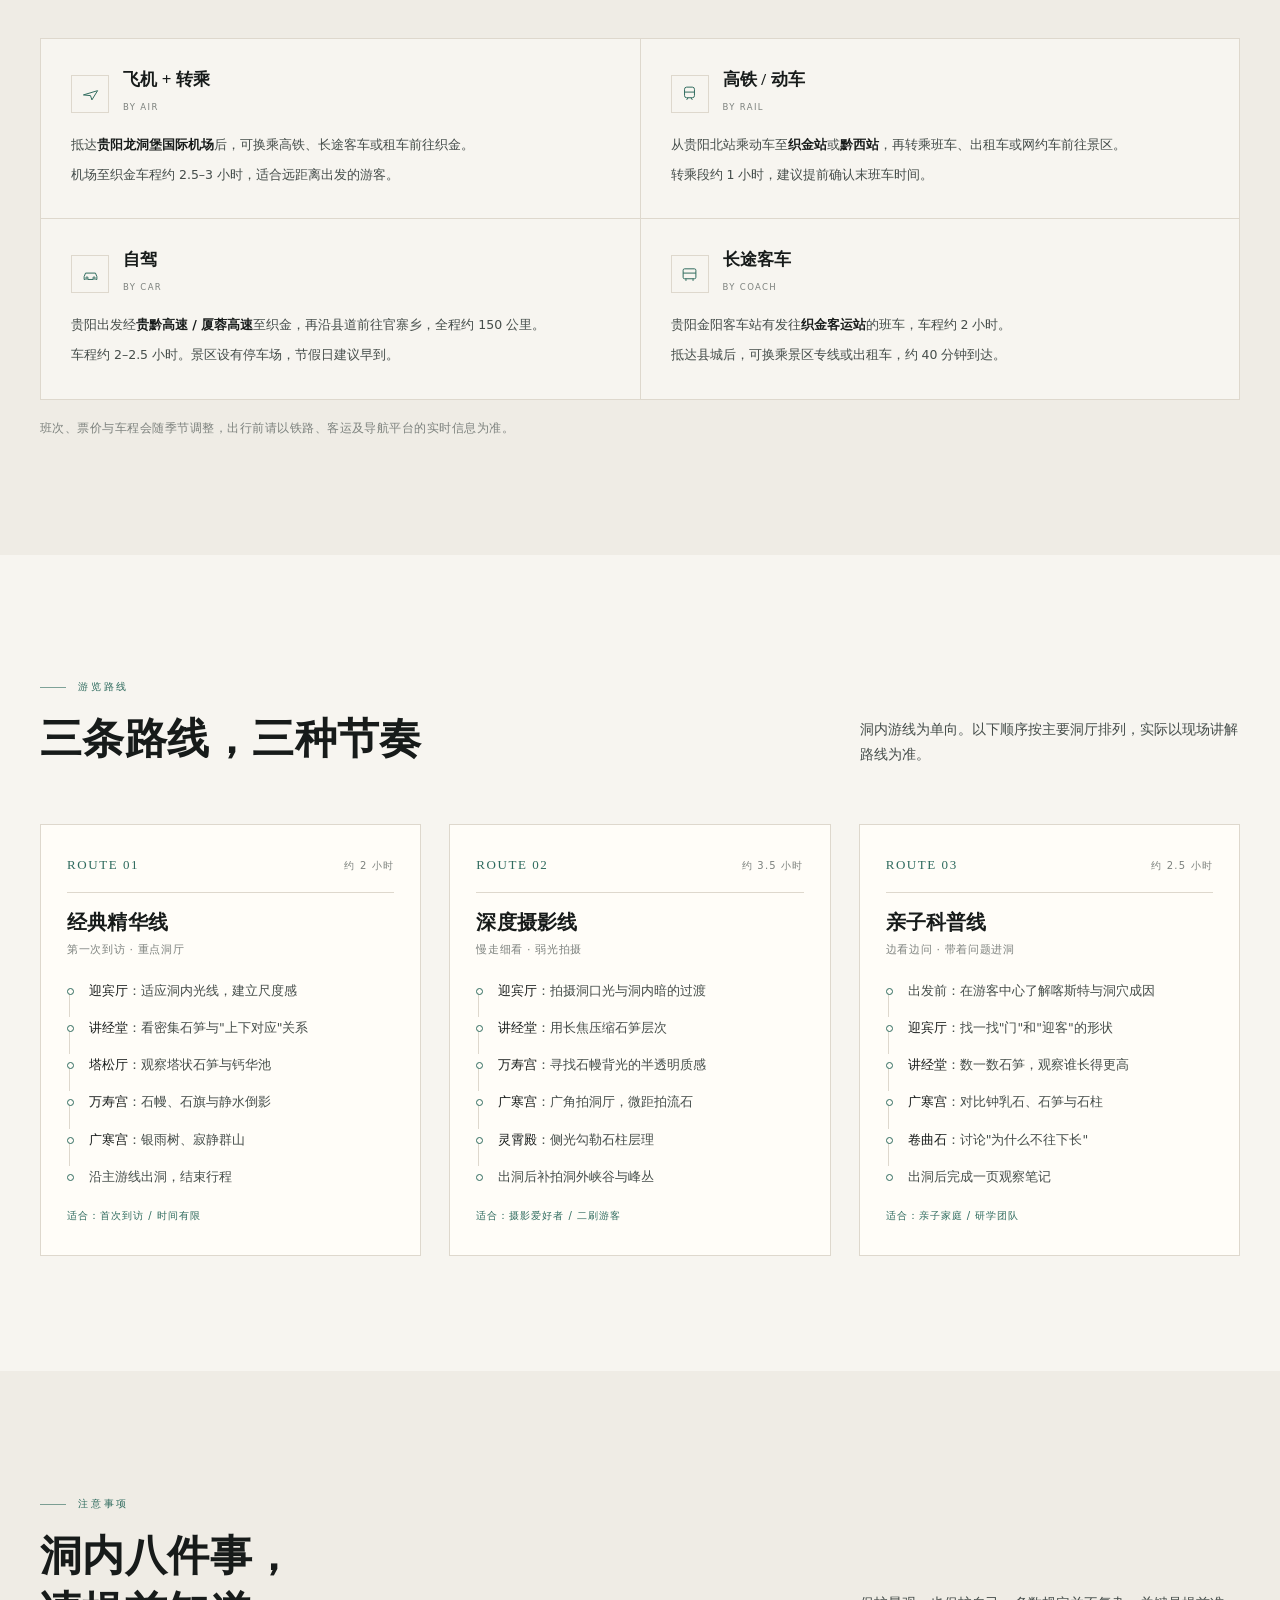
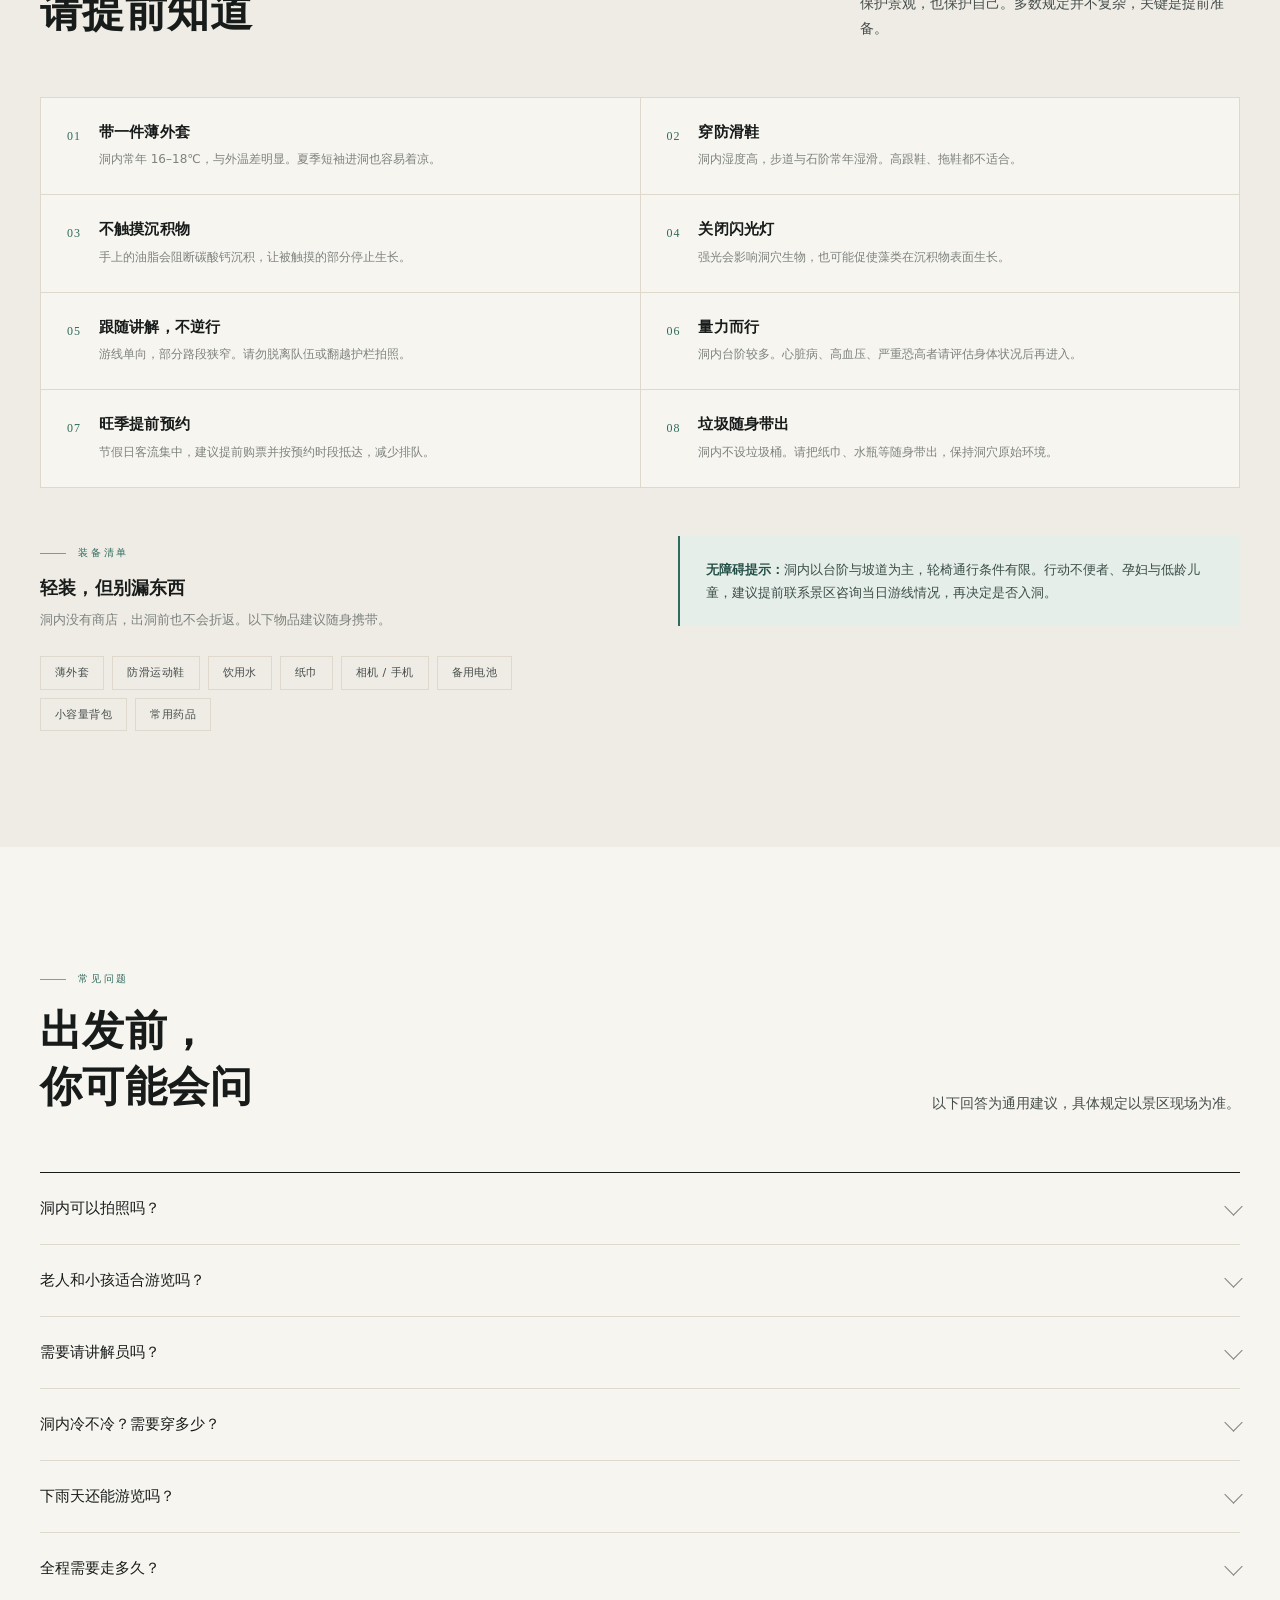
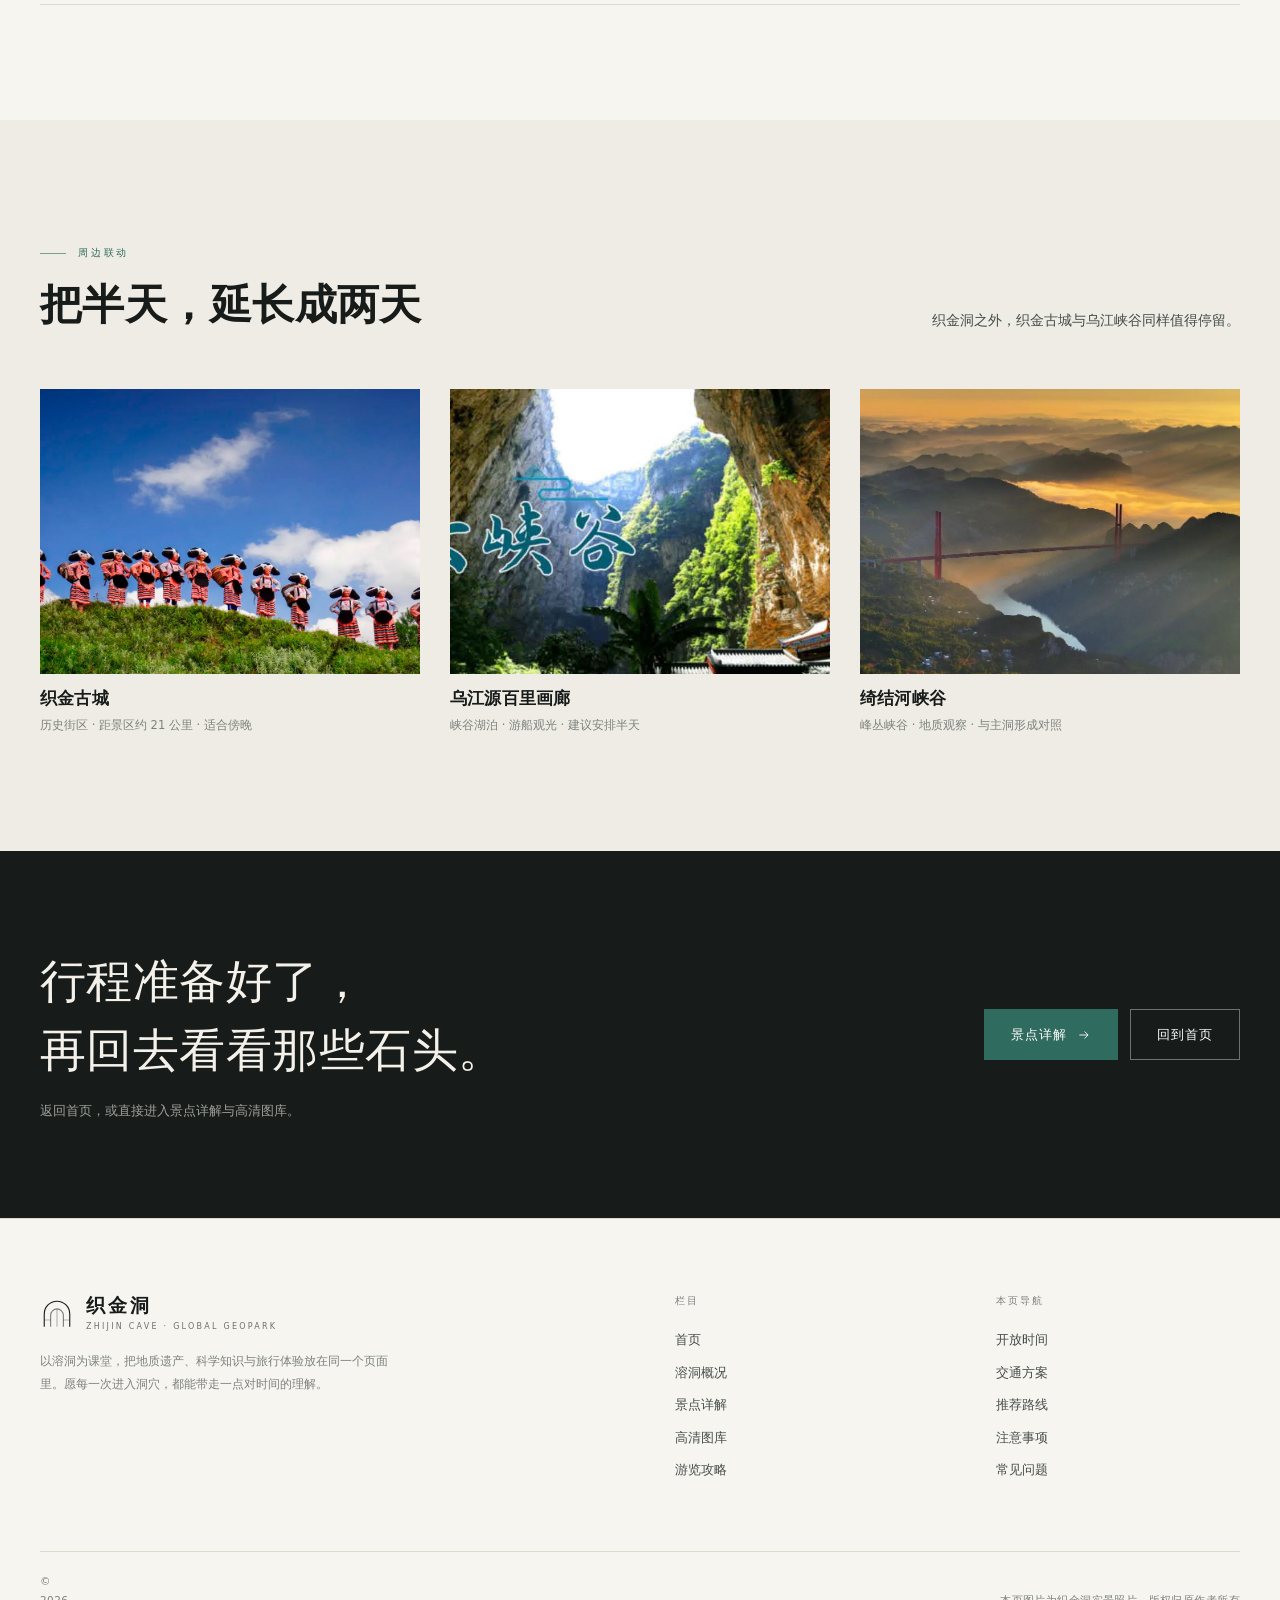
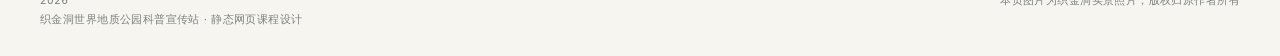
<file: guide.html>
<!DOCTYPE html>
<html lang="zh-CN">
<head>
  <meta charset="UTF-8">
  <meta name="viewport" content="width=device-width, initial-scale=1.0">
  <title>游览攻略 · 织金洞世界地质公园</title>
  <meta name="description" content="织金洞开放时间、交通方案、三条推荐游览路线、注意事项与常见问题。">
  <link rel="stylesheet" href="css/style.css">
</head>
<body>

  <header class="site-header site-header--solid">
    <div class="container site-header__inner">
      <a class="brand" href="index.html" aria-label="织金洞世界地质公园首页">
        <svg class="brand__mark" viewBox="0 0 40 40" fill="none" aria-hidden="true">
          <path d="M5 35V20C5 11.7 11.7 5 20 5s15 6.7 15 15v15" stroke="currentColor" stroke-width="1.3"/>
          <path d="M12.5 35V21.5c0-4.1 3.4-7.5 7.5-7.5s7.5 3.4 7.5 7.5V35" stroke="currentColor" stroke-width="1.3" opacity=".55"/>
          <path d="M20 14v21M5 27h7.5M27.5 27H35" stroke="currentColor" stroke-width="1.3" opacity=".3"/>
        </svg>
        <span>
          <span class="brand__name">织金洞</span>
          <span class="brand__sub">Zhijin Cave · Global Geopark</span>
        </span>
      </a>
      <nav class="nav" id="site-nav" aria-label="主导航">
        <a href="index.html">首页</a>
        <a href="overview.html">溶洞概况</a>
        <a href="scenery.html">景点详解</a>
        <a href="gallery.html">高清图库</a>
        <a href="guide.html" aria-current="page">游览攻略</a>
      </nav>
      <button class="nav-toggle" type="button" aria-label="打开菜单" aria-expanded="false" aria-controls="site-nav">
        <span></span><span></span>
      </button>
    </div>
  </header>

  <main class="page-main">
    <div class="page-head">
      <div class="container">
        <nav class="breadcrumb" aria-label="面包屑">
          <a href="index.html">首页</a><span>/</span><span>游览攻略</span>
        </nav>
        <h1>游览攻略<em>Hours · Transport · Routes · Tips</em></h1>
        <div class="page-head__body">
          <p class="lead">从什么时候开门，到怎么抵达、怎么走、要注意什么。把行程里最容易忽略的细节，提前放在这里。</p>
          <span class="page-head__num">04 / 04</span>
        </div>
      </div>
    </div>

    <div class="container">
      <div class="facts reveal">
        <div class="fact">
          <div class="fact__label">开放时间</div>
          <div class="fact__value">08:30 – 17:00</div>
          <div class="fact__note">淡季略有调整，以公告为准</div>
        </div>
        <div class="fact">
          <div class="fact__label">建议游览</div>
          <div class="fact__value">2 – 3 小时</div>
          <div class="fact__note">含洞内步行与讲解时间</div>
        </div>
        <div class="fact">
          <div class="fact__label">洞内温度</div>
          <div class="fact__value">16 – 18 ℃</div>
          <div class="fact__note">恒温环境，夏季也需外套</div>
        </div>
        <div class="fact">
          <div class="fact__label">最佳季节</div>
          <div class="fact__value">4 – 10 月</div>
          <div class="fact__note">雨季洞外峡谷水量更丰</div>
        </div>
      </div>
    </div>

    <!-- 开放时间 -->
    <section class="section" id="hours">
      <div class="container">
        <div class="section-head reveal">
          <div>
            <span class="eyebrow">开放时间</span>
            <h2>先看好时间，再出发</h2>
          </div>
          <p>景区实行分季节开放，节假日与特殊天气可能临时调整。</p>
        </div>

        <div class="split">
          <div class="table-wrap reveal">
            <table class="table">
              <caption>开放时间参考 · 请以景区当日公告为准</caption>
              <thead>
                <tr><th scope="col">时段</th><th scope="col">开放时间</th><th scope="col">停止入场</th><th scope="col">说明</th></tr>
              </thead>
              <tbody>
                <tr><td>旺季（3 月–11 月）</td><td>08:30 – 17:00</td><td>16:30 停止检票</td><td>建议提前预约，错峰入园</td></tr>
                <tr><td>淡季（12 月–次年 2 月）</td><td>08:30 – 17:00</td><td>16:30 停止检票</td><td>19:00 闭园，以公告为准</td></tr>
                <tr><td>法定节假日</td><td>以公告为准</td><td>—</td><td>客流较大，预留排队时间</td></tr>
                <tr><td>特殊天气</td><td>视情况调整</td><td>—</td><td>暴雨、凝冻等可能临时闭园</td></tr>
              </tbody>
            </table>
          </div>

          <div class="content reveal" data-delay="1">
            <h3 style="margin-top:0;">购票与预约</h3>
            <p>景区实行实名购票，旺季建议通过官方渠道提前预约。参考票价：旺季（3–11 月）门票 110 元／人 + 观光车 20 元 + 安全服务包 10 元；淡季（12–次年 2 月）门票 100 元／人 + 观光车 20 元 + 安全服务包 10 元。具体价格以售票处及官方平台公示为准。</p>
            <p>进入洞体通常需要跟随讲解批次统一入洞。建议提前 15–20 分钟到达入口，留出取票、寄存与卫生间的时间。</p>
            <div class="callout" style="margin-top:20px;">
              <strong>提醒：</strong>洞内游线为单向通行，出洞后无法返回。拍照、休息请在不影响他人的位置完成，避免脱离队伍逆行。
            </div>
          </div>
        </div>
      </div>
    </section>

    <!-- 交通方案 -->
    <section class="section section--soft" id="transport">
      <div class="container">
        <div class="section-head reveal">
          <div>
            <span class="eyebrow">交通方案</span>
            <h2>四种方式，抵达官寨</h2>
          </div>
          <p>织金洞位于织金县官寨苗族乡，距县城约 21 公里，距贵阳约 150 公里。</p>
        </div>

        <div class="transport reveal">
          <div class="transport__item">
            <div class="transport__head">
              <div class="transport__icon">
                <svg viewBox="0 0 24 24" fill="none" aria-hidden="true"><path d="M2 14l20-6-8 13-2-6-10-1z" stroke="currentColor" stroke-width="1.4" stroke-linejoin="round"/></svg>
              </div>
              <div>
                <h3>飞机 + 转乘</h3>
                <span class="transport__en">By Air</span>
              </div>
            </div>
            <p>抵达<strong>贵阳龙洞堡国际机场</strong>后，可换乘高铁、长途客车或租车前往织金。</p>
            <p>机场至织金车程约 2.5–3 小时，适合远距离出发的游客。</p>
          </div>

          <div class="transport__item">
            <div class="transport__head">
              <div class="transport__icon">
                <svg viewBox="0 0 24 24" fill="none" aria-hidden="true"><rect x="5" y="3" width="14" height="15" rx="3" stroke="currentColor" stroke-width="1.4"/><path d="M8 21l2-3M16 21l-2-3M5 10h14" stroke="currentColor" stroke-width="1.4"/></svg>
              </div>
              <div>
                <h3>高铁 / 动车</h3>
                <span class="transport__en">By Rail</span>
              </div>
            </div>
            <p>从贵阳北站乘动车至<strong>织金站</strong>或<strong>黔西站</strong>，再转乘班车、出租车或网约车前往景区。</p>
            <p>转乘段约 1 小时，建议提前确认末班车时间。</p>
          </div>

          <div class="transport__item">
            <div class="transport__head">
              <div class="transport__icon">
                <svg viewBox="0 0 24 24" fill="none" aria-hidden="true"><path d="M3 15l2-5h14l2 5v4h-2M5 19H3v-4M8 19h8" stroke="currentColor" stroke-width="1.4"/><circle cx="7" cy="17" r="1.6" stroke="currentColor" stroke-width="1.4"/><circle cx="17" cy="17" r="1.6" stroke="currentColor" stroke-width="1.4"/></svg>
              </div>
              <div>
                <h3>自驾</h3>
                <span class="transport__en">By Car</span>
              </div>
            </div>
            <p>贵阳出发经<strong>贵黔高速 / 厦蓉高速</strong>至织金，再沿县道前往官寨乡，全程约 150 公里。</p>
            <p>车程约 2–2.5 小时。景区设有停车场，节假日建议早到。</p>
          </div>

          <div class="transport__item">
            <div class="transport__head">
              <div class="transport__icon">
                <svg viewBox="0 0 24 24" fill="none" aria-hidden="true"><rect x="3" y="4" width="18" height="14" rx="2" stroke="currentColor" stroke-width="1.4"/><path d="M3 10h18M7 18v3M17 18v3" stroke="currentColor" stroke-width="1.4"/></svg>
              </div>
              <div>
                <h3>长途客车</h3>
                <span class="transport__en">By Coach</span>
              </div>
            </div>
            <p>贵阳金阳客车站有发往<strong>织金客运站</strong>的班车，车程约 2 小时。</p>
            <p>抵达县城后，可换乘景区专线或出租车，约 40 分钟到达。</p>
          </div>
        </div>

        <p class="small text-muted reveal" style="margin-top:18px;">班次、票价与车程会随季节调整，出行前请以铁路、客运及导航平台的实时信息为准。</p>
      </div>
    </section>

    <!-- 推荐路线 -->
    <section class="section" id="routes">
      <div class="container">
        <div class="section-head reveal">
          <div>
            <span class="eyebrow">游览路线</span>
            <h2>三条路线，三种节奏</h2>
          </div>
          <p>洞内游线为单向。以下顺序按主要洞厅排列，实际以现场讲解路线为准。</p>
        </div>

        <div class="routes">
          <article class="route reveal">
            <div class="route__top">
              <span class="route__num">ROUTE 01</span>
              <span class="route__time">约 2 小时</span>
            </div>
            <h3>经典精华线</h3>
            <p class="route__sub">第一次到访 · 重点洞厅</p>
            <ol class="route__steps">
              <li><b>迎宾厅</b>：适应洞内光线，建立尺度感</li>
              <li><b>讲经堂</b>：看密集石笋与"上下对应"关系</li>
              <li><b>塔松厅</b>：观察塔状石笋与钙华池</li>
              <li><b>万寿宫</b>：石幔、石旗与静水倒影</li>
              <li><b>广寒宫</b>：银雨树、寂静群山</li>
              <li>沿主游线出洞，结束行程</li>
            </ol>
            <span class="route__tag">适合：首次到访 / 时间有限</span>
          </article>

          <article class="route reveal" data-delay="1">
            <div class="route__top">
              <span class="route__num">ROUTE 02</span>
              <span class="route__time">约 3.5 小时</span>
            </div>
            <h3>深度摄影线</h3>
            <p class="route__sub">慢走细看 · 弱光拍摄</p>
            <ol class="route__steps">
              <li><b>迎宾厅</b>：拍摄洞口光与洞内暗的过渡</li>
              <li><b>讲经堂</b>：用长焦压缩石笋层次</li>
              <li><b>万寿宫</b>：寻找石幔背光的半透明质感</li>
              <li><b>广寒宫</b>：广角拍洞厅，微距拍流石</li>
              <li><b>灵霄殿</b>：侧光勾勒石柱层理</li>
              <li>出洞后补拍洞外峡谷与峰丛</li>
            </ol>
            <span class="route__tag">适合：摄影爱好者 / 二刷游客</span>
          </article>

          <article class="route reveal" data-delay="2">
            <div class="route__top">
              <span class="route__num">ROUTE 03</span>
              <span class="route__time">约 2.5 小时</span>
            </div>
            <h3>亲子科普线</h3>
            <p class="route__sub">边看边问 · 带着问题进洞</p>
            <ol class="route__steps">
              <li>出发前：在游客中心了解喀斯特与洞穴成因</li>
              <li><b>迎宾厅</b>：找一找"门"和"迎客"的形状</li>
              <li><b>讲经堂</b>：数一数石笋，观察谁长得更高</li>
              <li><b>广寒宫</b>：对比钟乳石、石笋与石柱</li>
              <li><b>卷曲石</b>：讨论"为什么不往下长"</li>
              <li>出洞后完成一页观察笔记</li>
            </ol>
            <span class="route__tag">适合：亲子家庭 / 研学团队</span>
          </article>
        </div>
      </div>
    </section>

    <!-- 注意事项 -->
    <section class="section section--soft" id="tips">
      <div class="container">
        <div class="section-head reveal">
          <div>
            <span class="eyebrow">注意事项</span>
            <h2>洞内八件事，<br>请提前知道</h2>
          </div>
          <p>保护景观，也保护自己。多数规定并不复杂，关键是提前准备。</p>
        </div>

        <div class="tips reveal">
          <div class="tip">
            <span class="tip__num">01</span>
            <div><h3>带一件薄外套</h3><p>洞内常年 16–18℃，与外温差明显。夏季短袖进洞也容易着凉。</p></div>
          </div>
          <div class="tip">
            <span class="tip__num">02</span>
            <div><h3>穿防滑鞋</h3><p>洞内湿度高，步道与石阶常年湿滑。高跟鞋、拖鞋都不适合。</p></div>
          </div>
          <div class="tip">
            <span class="tip__num">03</span>
            <div><h3>不触摸沉积物</h3><p>手上的油脂会阻断碳酸钙沉积，让被触摸的部分停止生长。</p></div>
          </div>
          <div class="tip">
            <span class="tip__num">04</span>
            <div><h3>关闭闪光灯</h3><p>强光会影响洞穴生物，也可能促使藻类在沉积物表面生长。</p></div>
          </div>
          <div class="tip">
            <span class="tip__num">05</span>
            <div><h3>跟随讲解，不逆行</h3><p>游线单向，部分路段狭窄。请勿脱离队伍或翻越护栏拍照。</p></div>
          </div>
          <div class="tip">
            <span class="tip__num">06</span>
            <div><h3>量力而行</h3><p>洞内台阶较多。心脏病、高血压、严重恐高者请评估身体状况后再进入。</p></div>
          </div>
          <div class="tip">
            <span class="tip__num">07</span>
            <div><h3>旺季提前预约</h3><p>节假日客流集中，建议提前购票并按预约时段抵达，减少排队。</p></div>
          </div>
          <div class="tip">
            <span class="tip__num">08</span>
            <div><h3>垃圾随身带出</h3><p>洞内不设垃圾桶。请把纸巾、水瓶等随身带出，保持洞穴原始环境。</p></div>
          </div>
        </div>

        <div class="split" style="margin-top:48px;">
          <div class="reveal">
            <span class="eyebrow">装备清单</span>
            <h3 style="margin:14px 0 8px;">轻装，但别漏东西</h3>
            <p class="text-muted" style="font-size:13px;">洞内没有商店，出洞前也不会折返。以下物品建议随身携带。</p>
            <div class="tags">
              <span>薄外套</span><span>防滑运动鞋</span><span>饮用水</span><span>纸巾</span>
              <span>相机 / 手机</span><span>备用电池</span><span>小容量背包</span><span>常用药品</span>
            </div>
          </div>
          <div class="reveal" data-delay="1">
            <div class="callout">
              <strong>无障碍提示：</strong>洞内以台阶与坡道为主，轮椅通行条件有限。行动不便者、孕妇与低龄儿童，建议提前联系景区咨询当日游线情况，再决定是否入洞。
            </div>
          </div>
        </div>
      </div>
    </section>

    <!-- FAQ -->
    <section class="section" id="faq">
      <div class="container">
        <div class="section-head reveal">
          <div>
            <span class="eyebrow">常见问题</span>
            <h2>出发前，<br>你可能会问</h2>
          </div>
          <p>以下回答为通用建议，具体规定以景区现场为准。</p>
        </div>

        <div class="accordion reveal">
          <details>
            <summary>洞内可以拍照吗？</summary>
            <div class="accordion__body">可以。请关闭闪光灯，不使用自拍杆长时间占用通道，也不要为了取景翻越护栏。部分区域可能因保护需要限制拍摄，请听从现场工作人员指引。</div>
          </details>
          <details>
            <summary>老人和小孩适合游览吗？</summary>
            <div class="accordion__body">洞内步道整体完善，但台阶较多、地面湿滑。学龄儿童通常可以完成，但需要全程看护；老人应根据体力与关节状况量力而行，必要时使用扶手、放慢速度。</div>
          </details>
          <details>
            <summary>需要请讲解员吗？</summary>
            <div class="accordion__body">推荐。溶洞的价值不只在"像什么"，更在沉积物的成因与时间尺度。跟随讲解能帮助你理解洞厅顺序、沉积类型与保护意义，也能避免错过关键景观。</div>
          </details>
          <details>
            <summary>洞内冷不冷？需要穿多少？</summary>
            <div class="accordion__body">洞内恒温约 16–18℃，湿度较高，体感偏凉。夏季建议携带薄外套，冬季则不必穿得过厚，因为洞内比室外更温暖。鞋子以防滑为首要标准。</div>
          </details>
          <details>
            <summary>下雨天还能游览吗？</summary>
            <div class="accordion__body">洞内游览一般不受降雨影响，但洞外路段、台阶与观景平台会更湿滑。若遇暴雨、雷电或凝冻，景区可能临时调整开放区域，请出发前查看公告并预留弹性时间。</div>
          </details>
          <details>
            <summary>全程需要走多久？</summary>
            <div class="accordion__body">常规游线步行约 2–3 小时，包含讲解、拍照与休息时间。路线为单向，途中没有捷径返回入口，建议进洞前使用卫生间并补充水分。</div>
          </details>
        </div>
      </div>
    </section>

    <!-- 周边 -->
    <section class="section section--soft" id="nearby">
      <div class="container">
        <div class="section-head reveal">
          <div>
            <span class="eyebrow">周边联动</span>
            <h2>把半天，延长成两天</h2>
          </div>
          <p>织金洞之外，织金古城与乌江峡谷同样值得停留。</p>
        </div>

        <div class="nearby">
          <a class="nearby__item reveal" href="overview.html#geopark">
            <div class="g-item__media">
              <img src="assets/images/village.jpg" alt="山间村寨与古城" loading="lazy">
            </div>
            <h3>织金古城</h3>
            <p>历史街区 · 距景区约 21 公里 · 适合傍晚</p>
          </a>
          <a class="nearby__item reveal" data-delay="1" href="gallery.html">
            <div class="g-item__media">
              <img src="assets/images/gorge.jpg" alt="乌江源峡谷" loading="lazy">
            </div>
            <h3>乌江源百里画廊</h3>
            <p>峡谷湖泊 · 游船观光 · 建议安排半天</p>
          </a>
          <a class="nearby__item reveal" data-delay="2" href="overview.html">
            <div class="g-item__media">
              <img src="assets/images/hero3.jpg" alt="喀斯特峰丛" loading="lazy">
            </div>
            <h3>绮结河峡谷</h3>
            <p>峰丛峡谷 · 地质观察 · 与主洞形成对照</p>
          </a>
        </div>
      </div>
    </section>

    <section class="cta-band">
      <div class="container cta-band__inner">
        <div class="reveal">
          <h2>行程准备好了，<br>再回去看看那些石头。</h2>
          <p>返回首页，或直接进入景点详解与高清图库。</p>
        </div>
        <div class="reveal" data-delay="1" style="display:flex; gap:12px; flex-wrap:wrap;">
          <a class="btn btn--solid" href="scenery.html">景点详解
            <svg viewBox="0 0 24 24" fill="none" aria-hidden="true"><path d="M4 12h15M13 6l6 6-6 6" stroke="currentColor" stroke-width="1.5"/></svg>
          </a>
          <a class="btn btn--light" href="index.html">回到首页</a>
        </div>
      </div>
    </section>
  </main>

  <footer class="site-footer">
    <div class="container">
      <div class="footer__grid">
        <div class="footer__brand">
          <a class="brand" href="index.html">
            <svg class="brand__mark" viewBox="0 0 40 40" fill="none" aria-hidden="true">
              <path d="M5 35V20C5 11.7 11.7 5 20 5s15 6.7 15 15v15" stroke="currentColor" stroke-width="1.3"/>
              <path d="M12.5 35V21.5c0-4.1 3.4-7.5 7.5-7.5s7.5 3.4 7.5 7.5V35" stroke="currentColor" stroke-width="1.3" opacity=".55"/>
              <path d="M20 14v21M5 27h7.5M27.5 27H35" stroke="currentColor" stroke-width="1.3" opacity=".3"/>
            </svg>
            <span>
              <span class="brand__name">织金洞</span>
              <span class="brand__sub">Zhijin Cave · Global Geopark</span>
            </span>
          </a>
          <p>以溶洞为课堂，把地质遗产、科学知识与旅行体验放在同一个页面里。愿每一次进入洞穴，都能带走一点对时间的理解。</p>
        </div>
        <div class="footer__col">
          <h4>栏目</h4>
          <a href="index.html">首页</a>
          <a href="overview.html">溶洞概况</a>
          <a href="scenery.html">景点详解</a>
          <a href="gallery.html">高清图库</a>
          <a href="guide.html">游览攻略</a>
        </div>
        <div class="footer__col">
          <h4>本页导航</h4>
          <a href="#hours">开放时间</a>
          <a href="#transport">交通方案</a>
          <a href="#routes">推荐路线</a>
          <a href="#tips">注意事项</a>
          <a href="#faq">常见问题</a>
        </div>
      </div>
      <div class="footer__bottom">
        <span>© <span data-year>2026</span> 织金洞世界地质公园科普宣传站 · 静态网页课程设计</span>
        <span>本页图片为织金洞实景照片，版权归原作者所有</span>
      </div>
    </div>
  </footer>

  <button class="to-top" type="button" aria-label="返回顶部" data-to-top>
    <svg viewBox="0 0 24 24" fill="none" aria-hidden="true"><path d="M12 19V5M6 11l6-6 6 6" stroke="currentColor" stroke-width="1.5"/></svg>
  </button>

  <script src="js/main.js"></script>
</body>
</html>
</file>
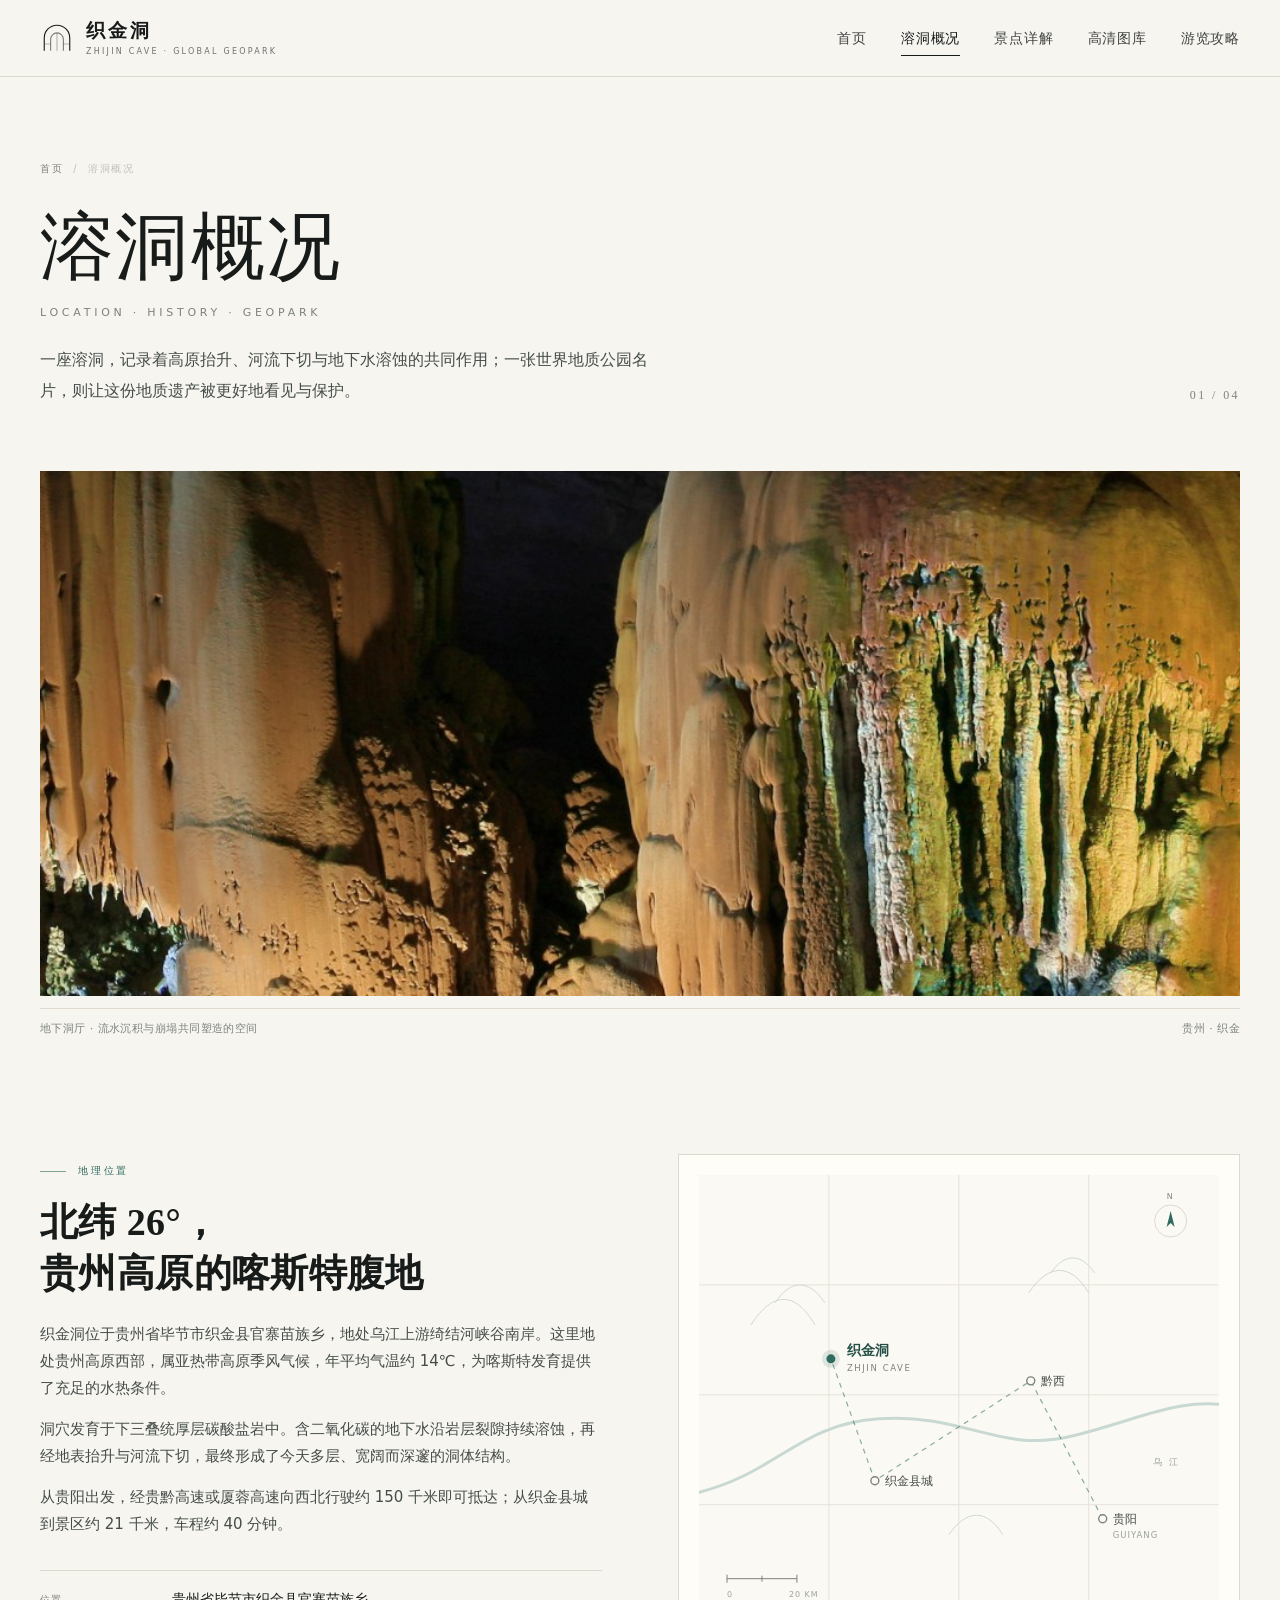
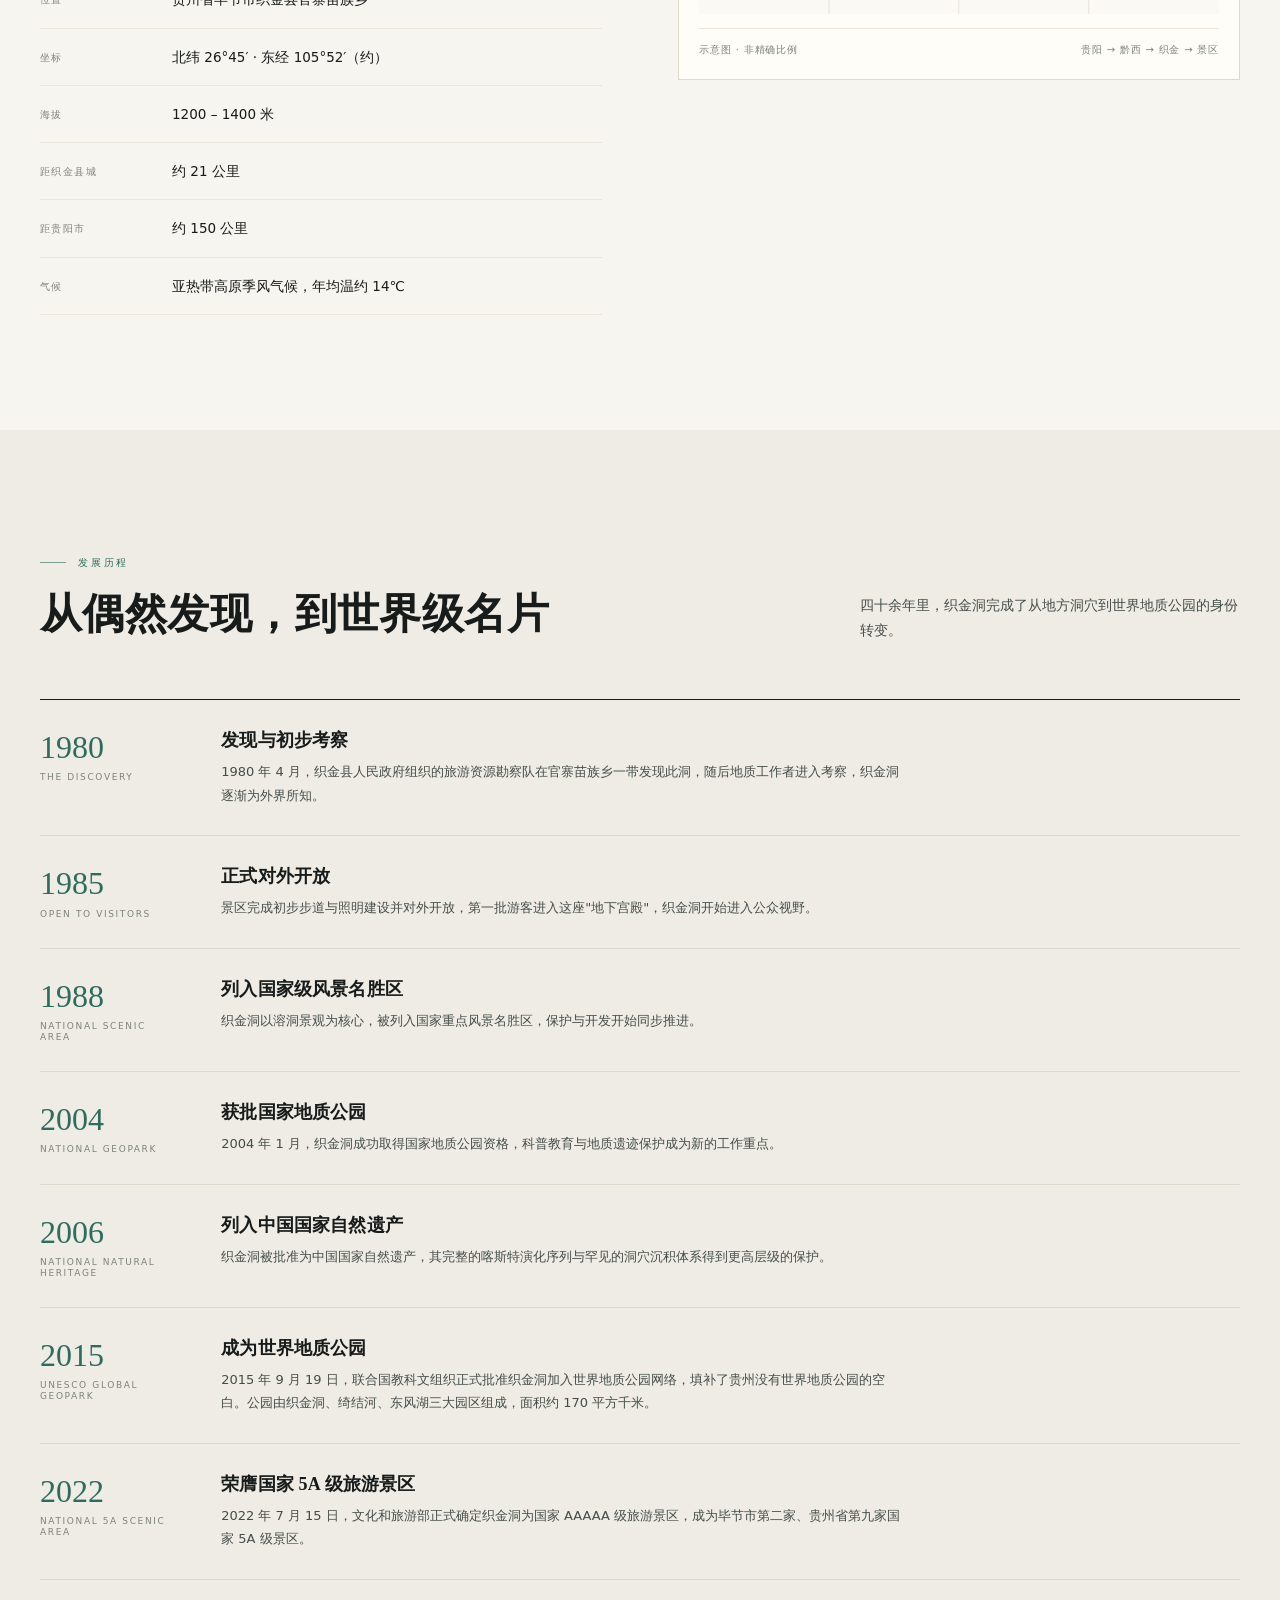
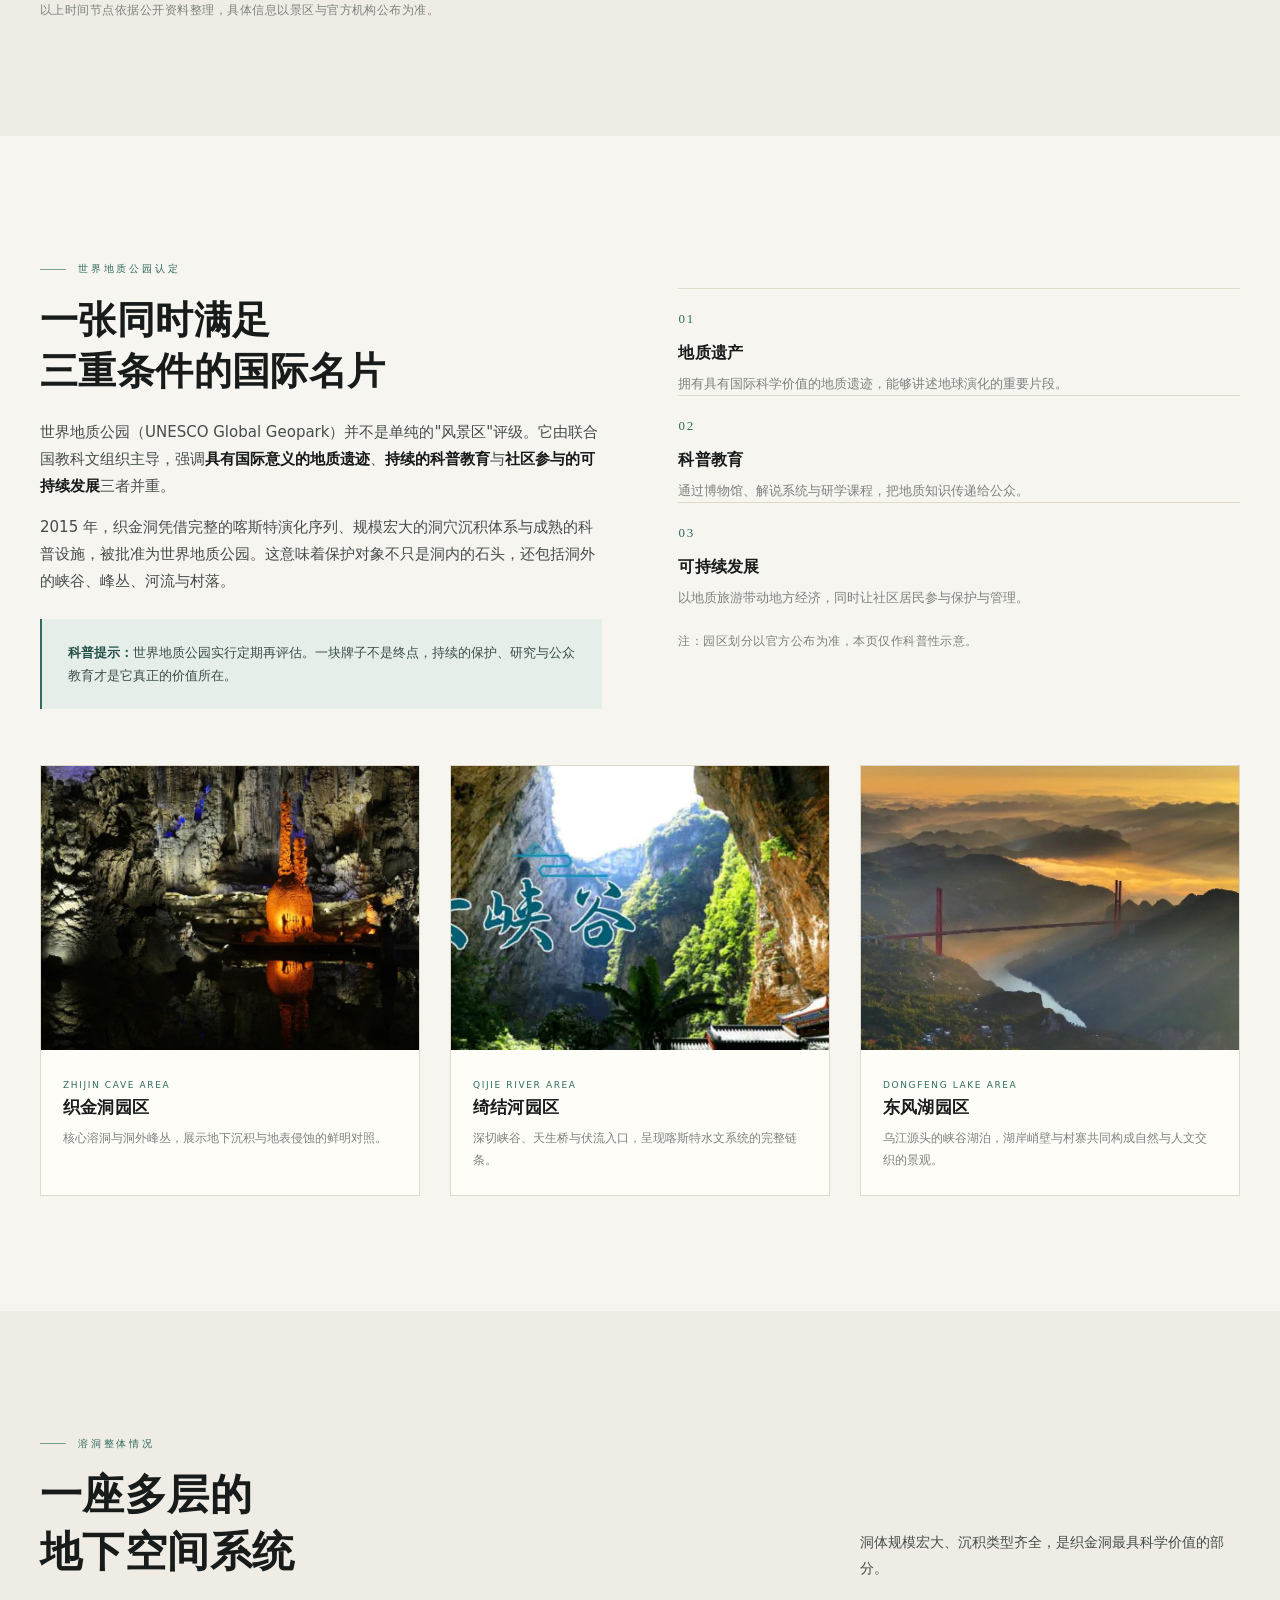
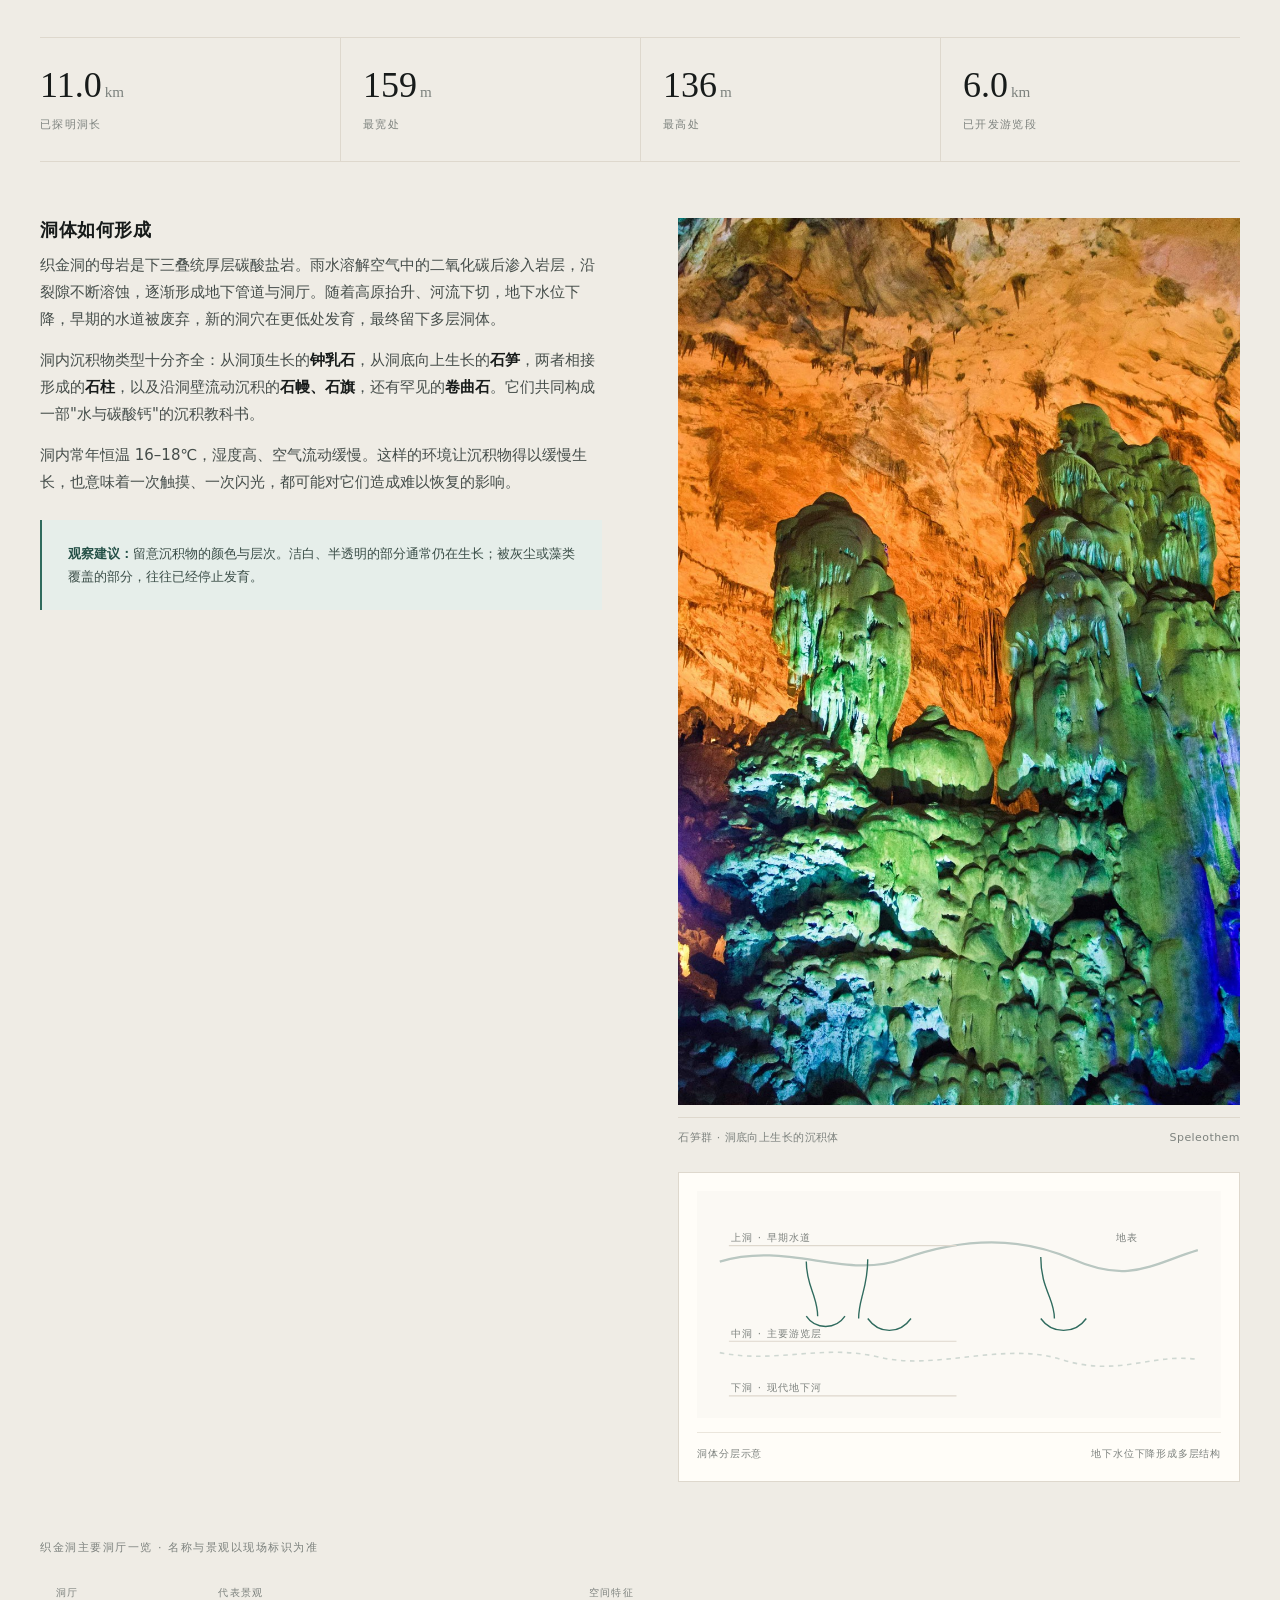
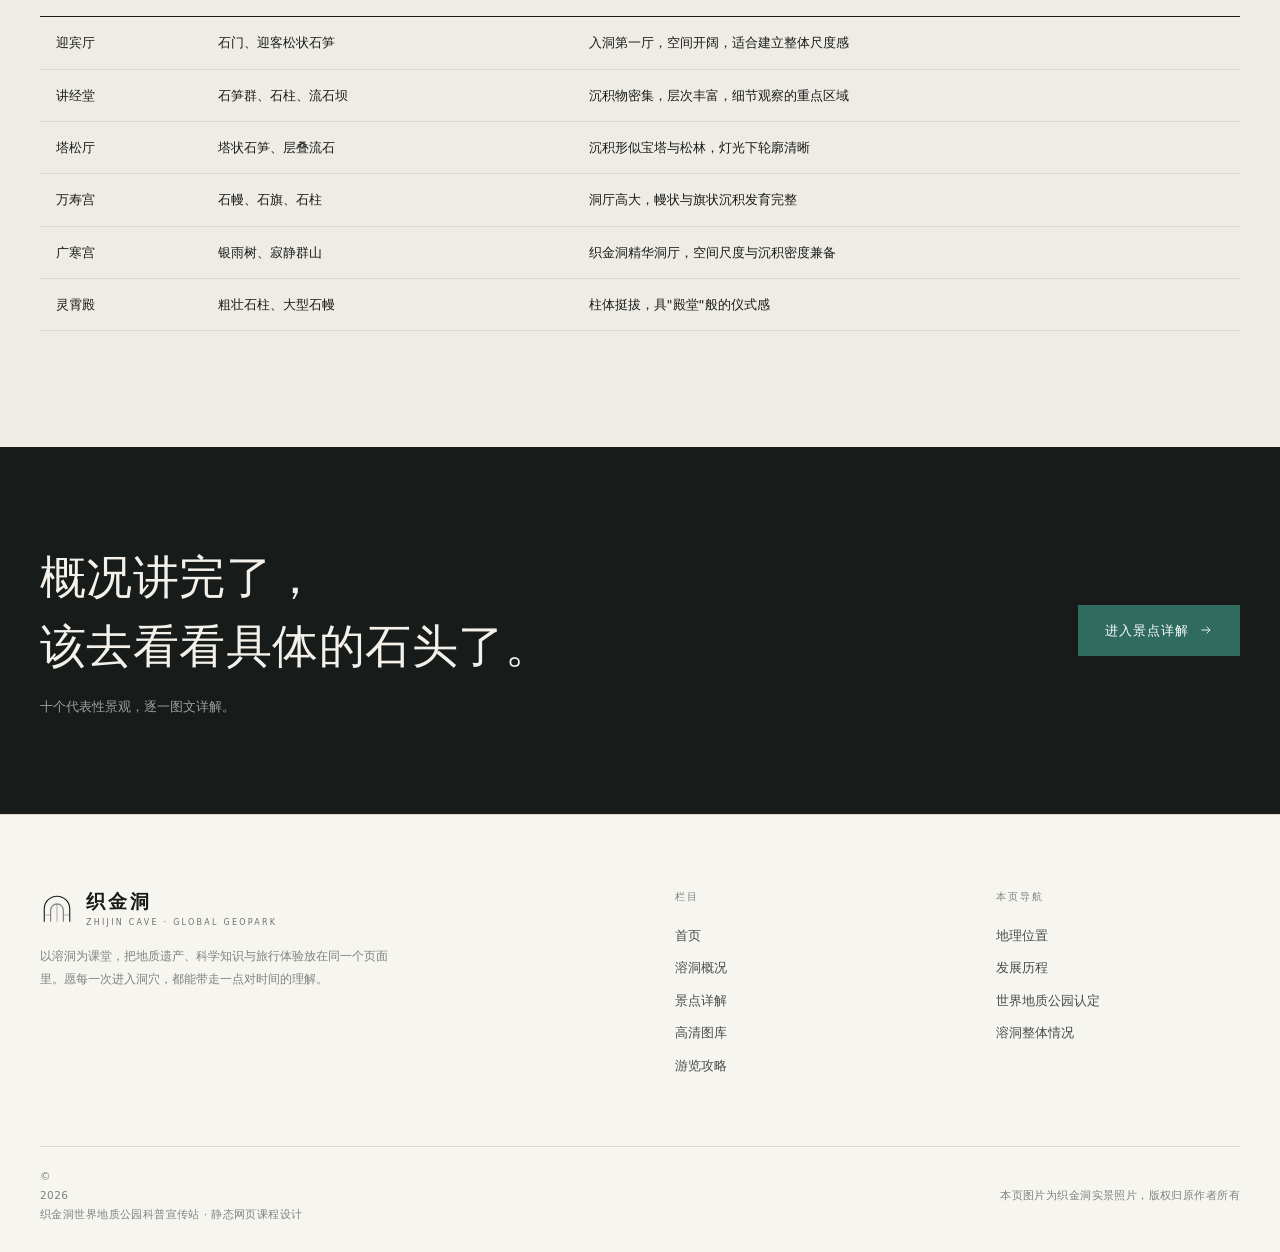
<file: overview.html>
<!DOCTYPE html>
<html lang="zh-CN">
<head>
  <meta charset="UTF-8">
  <meta name="viewport" content="width=device-width, initial-scale=1.0">
  <title>溶洞概况 · 织金洞世界地质公园</title>
  <meta name="description" content="织金洞地理位置、发展历程、世界地质公园认定与溶洞整体情况介绍。">
  <link rel="stylesheet" href="css/style.css">
</head>
<body>

  <header class="site-header site-header--solid">
    <div class="container site-header__inner">
      <a class="brand" href="index.html" aria-label="织金洞世界地质公园首页">
        <svg class="brand__mark" viewBox="0 0 40 40" fill="none" aria-hidden="true">
          <path d="M5 35V20C5 11.7 11.7 5 20 5s15 6.7 15 15v15" stroke="currentColor" stroke-width="1.3"/>
          <path d="M12.5 35V21.5c0-4.1 3.4-7.5 7.5-7.5s7.5 3.4 7.5 7.5V35" stroke="currentColor" stroke-width="1.3" opacity=".55"/>
          <path d="M20 14v21M5 27h7.5M27.5 27H35" stroke="currentColor" stroke-width="1.3" opacity=".3"/>
        </svg>
        <span>
          <span class="brand__name">织金洞</span>
          <span class="brand__sub">Zhijin Cave · Global Geopark</span>
        </span>
      </a>
      <nav class="nav" id="site-nav" aria-label="主导航">
        <a href="index.html">首页</a>
        <a href="overview.html" aria-current="page">溶洞概况</a>
        <a href="scenery.html">景点详解</a>
        <a href="gallery.html">高清图库</a>
        <a href="guide.html">游览攻略</a>
      </nav>
      <button class="nav-toggle" type="button" aria-label="打开菜单" aria-expanded="false" aria-controls="site-nav">
        <span></span><span></span>
      </button>
    </div>
  </header>

  <main class="page-main">
    <!-- 页头 -->
    <div class="page-head">
      <div class="container">
        <nav class="breadcrumb" aria-label="面包屑">
          <a href="index.html">首页</a><span>/</span><span>溶洞概况</span>
        </nav>
        <h1>溶洞概况<em>Location · History · Geopark</em></h1>
        <div class="page-head__body">
          <p class="lead">一座溶洞，记录着高原抬升、河流下切与地下水溶蚀的共同作用；一张世界地质公园名片，则让这份地质遗产被更好地看见与保护。</p>
          <span class="page-head__num">01 / 04</span>
        </div>
      </div>
    </div>

    <div class="container hero-figure reveal">
      <figure class="figure">
        <img src="assets/images/guanghan.jpg" alt="织金洞高大的洞厅与白色流石" loading="eager">
        <figcaption><span>地下洞厅 · 流水沉积与崩塌共同塑造的空间</span><span>贵州 · 织金</span></figcaption>
      </figure>
    </div>

    <!-- 地理位置 -->
    <section class="section" id="location">
      <div class="container split">
        <div class="content reveal">
          <span class="eyebrow">地理位置</span>
          <h2 style="margin:16px 0 22px;">北纬 26°，<br>贵州高原的喀斯特腹地</h2>
          <p>织金洞位于贵州省毕节市织金县官寨苗族乡，地处乌江上游绮结河峡谷南岸。这里地处贵州高原西部，属亚热带高原季风气候，年平均气温约 14℃，为喀斯特发育提供了充足的水热条件。</p>
          <p>洞穴发育于下三叠统厚层碳酸盐岩中。含二氧化碳的地下水沿岩层裂隙持续溶蚀，再经地表抬升与河流下切，最终形成了今天多层、宽阔而深邃的洞体结构。</p>
          <p>从贵阳出发，经贵黔高速或厦蓉高速向西北行驶约 150 千米即可抵达；从织金县城到景区约 21 千米，车程约 40 分钟。</p>

          <dl class="info-list" style="margin-top:32px;">
            <div><dt>位置</dt><dd>贵州省毕节市织金县官寨苗族乡</dd></div>
            <div><dt>坐标</dt><dd>北纬 26°45′ · 东经 105°52′（约）</dd></div>
            <div><dt>海拔</dt><dd>1200 – 1400 米</dd></div>
            <div><dt>距织金县城</dt><dd>约 21 公里</dd></div>
            <div><dt>距贵阳市</dt><dd>约 150 公里</dd></div>
            <div><dt>气候</dt><dd>亚热带高原季风气候，年均温约 14℃</dd></div>
          </dl>
        </div>

        <div class="reveal" data-delay="1">
          <div class="locator">
            <svg viewBox="0 0 520 440" role="img" aria-labelledby="mapTitle mapDesc">
              <title id="mapTitle">织金洞位置示意图</title>
              <desc id="mapDesc">织金洞位于织金县城西北方向，从贵阳经黔西、织金可抵达景区。</desc>

              <rect width="520" height="440" fill="#fbf9f4"/>
              <g stroke="#e7e2d8" stroke-width="1">
                <path d="M0 110h520M0 220h520M0 330h520M130 0v440M260 0v440M390 0v440"/>
              </g>

              <!-- 河流 -->
              <path d="M-10 320C80 300 96 250 180 244s120 34 190 18 110-42 170-30" fill="none" stroke="#c8d9d3" stroke-width="3"/>
              <text x="454" y="290" font-size="9" fill="#93a09a" letter-spacing="2">乌 江</text>

              <!-- 山体轮廓 -->
              <g fill="none" stroke="#cfd8d2" stroke-width="1">
                <path d="M52 150c22-34 44-34 64 0M76 128c16-24 34-24 50 0"/>
                <path d="M330 118c20-30 42-30 60 0M352 98c14-20 30-20 44 0"/>
                <path d="M250 360c18-26 38-26 54 0"/>
              </g>

              <!-- 路线 -->
              <path d="M404 344 L332 206 L176 306 L132 184" fill="none" stroke="#2f6b5e" stroke-width="1.2" stroke-dasharray="5 5" opacity=".55"/>

              <!-- 节点 -->
              <g>
                <circle cx="404" cy="344" r="4" fill="#fbf9f4" stroke="#7d827e" stroke-width="1.4"/>
                <text x="414" y="348" font-size="12" fill="#454d4a">贵阳</text>
                <text x="414" y="363" font-size="8.5" fill="#9aa19d" letter-spacing="1">GUIYANG</text>

                <circle cx="332" cy="206" r="4" fill="#fbf9f4" stroke="#7d827e" stroke-width="1.4"/>
                <text x="342" y="210" font-size="12" fill="#454d4a">黔西</text>

                <circle cx="176" cy="306" r="4" fill="#fbf9f4" stroke="#7d827e" stroke-width="1.4"/>
                <text x="186" y="310" font-size="12" fill="#454d4a">织金县城</text>

                <circle cx="132" cy="184" r="9" fill="#2f6b5e" opacity=".14"/>
                <circle cx="132" cy="184" r="4.5" fill="#2f6b5e"/>
                <text x="148" y="180" font-size="14" fill="#234f46" font-weight="600">织金洞</text>
                <text x="148" y="196" font-size="8.5" fill="#7d827e" letter-spacing="1.6">ZHJIN CAVE</text>
              </g>

              <!-- 指北针 -->
              <g transform="translate(472 46)">
                <circle r="16" fill="none" stroke="#ded8cd"/>
                <path d="M0 -10L4 6L0 2L-4 6Z" fill="#2f6b5e"/>
                <text y="-22" text-anchor="middle" font-size="8" fill="#7d827e" letter-spacing="2">N</text>
              </g>

              <!-- 比例尺 -->
              <g transform="translate(28 404)">
                <path d="M0 0h70" stroke="#7d827e" stroke-width="1"/>
                <path d="M0 -4v8M35 -3v6M70 -4v8" stroke="#7d827e" stroke-width="1"/>
                <text x="0" y="18" font-size="8" fill="#9aa19d" letter-spacing="1">0</text>
                <text x="62" y="18" font-size="8" fill="#9aa19d" letter-spacing="1">20 KM</text>
              </g>
            </svg>
            <div class="locator__legend">
              <span>示意图 · 非精确比例</span>
              <span>贵阳 → 黔西 → 织金 → 景区</span>
            </div>
          </div>
        </div>
      </div>
    </section>

    <!-- 发展历程 -->
    <section class="section section--soft" id="history">
      <div class="container">
        <div class="section-head reveal">
          <div>
            <span class="eyebrow">发展历程</span>
            <h2>从偶然发现，到世界级名片</h2>
          </div>
          <p>四十余年里，织金洞完成了从地方洞穴到世界地质公园的身份转变。</p>
        </div>

        <div class="timeline reveal">
          <div class="timeline__item">
            <div class="timeline__year">1980<small>The Discovery</small></div>
            <div class="timeline__body">
              <h3>发现与初步考察</h3>
              <p>1980 年 4 月，织金县人民政府组织的旅游资源勘察队在官寨苗族乡一带发现此洞，随后地质工作者进入考察，织金洞逐渐为外界所知。</p>
            </div>
          </div>
          <div class="timeline__item">
            <div class="timeline__year">1985<small>Open to Visitors</small></div>
            <div class="timeline__body">
              <h3>正式对外开放</h3>
              <p>景区完成初步步道与照明建设并对外开放，第一批游客进入这座"地下宫殿"，织金洞开始进入公众视野。</p>
            </div>
          </div>
          <div class="timeline__item">
            <div class="timeline__year">1988<small>National Scenic Area</small></div>
            <div class="timeline__body">
              <h3>列入国家级风景名胜区</h3>
              <p>织金洞以溶洞景观为核心，被列入国家重点风景名胜区，保护与开发开始同步推进。</p>
            </div>
          </div>
          <div class="timeline__item">
            <div class="timeline__year">2004<small>National Geopark</small></div>
            <div class="timeline__body">
              <h3>获批国家地质公园</h3>
              <p>2004 年 1 月，织金洞成功取得国家地质公园资格，科普教育与地质遗迹保护成为新的工作重点。</p>
            </div>
          </div>
          <div class="timeline__item">
            <div class="timeline__year">2006<small>National Natural Heritage</small></div>
            <div class="timeline__body">
              <h3>列入中国国家自然遗产</h3>
              <p>织金洞被批准为中国国家自然遗产，其完整的喀斯特演化序列与罕见的洞穴沉积体系得到更高层级的保护。</p>
            </div>
          </div>
          <div class="timeline__item">
            <div class="timeline__year">2015<small>UNESCO Global Geopark</small></div>
            <div class="timeline__body">
              <h3>成为世界地质公园</h3>
              <p>2015 年 9 月 19 日，联合国教科文组织正式批准织金洞加入世界地质公园网络，填补了贵州没有世界地质公园的空白。公园由织金洞、绮结河、东风湖三大园区组成，面积约 170 平方千米。</p>
            </div>
          </div>
          <div class="timeline__item">
            <div class="timeline__year">2022<small>National 5A Scenic Area</small></div>
            <div class="timeline__body">
              <h3>荣膺国家 5A 级旅游景区</h3>
              <p>2022 年 7 月 15 日，文化和旅游部正式确定织金洞为国家 AAAAA 级旅游景区，成为毕节市第二家、贵州省第九家国家 5A 级景区。</p>
            </div>
          </div>
        </div>

        <p class="small text-muted" style="margin-top:20px;">以上时间节点依据公开资料整理，具体信息以景区与官方机构公布为准。</p>
      </div>
    </section>

    <!-- 世界地质公园认定 -->
    <section class="section" id="geopark">
      <div class="container">
        <div class="split">
          <div class="content reveal">
            <span class="eyebrow">世界地质公园认定</span>
            <h2 style="margin:16px 0 22px;">一张同时满足<br>三重条件的国际名片</h2>
            <p>世界地质公园（UNESCO Global Geopark）并不是单纯的"风景区"评级。它由联合国教科文组织主导，强调<strong>具有国际意义的地质遗迹</strong>、<strong>持续的科普教育</strong>与<strong>社区参与的可持续发展</strong>三者并重。</p>
            <p>2015 年，织金洞凭借完整的喀斯特演化序列、规模宏大的洞穴沉积体系与成熟的科普设施，被批准为世界地质公园。这意味着保护对象不只是洞内的石头，还包括洞外的峡谷、峰丛、河流与村落。</p>
            <div class="callout" style="margin-top:24px;">
              <strong>科普提示：</strong>世界地质公园实行定期再评估。一块牌子不是终点，持续的保护、研究与公众教育才是它真正的价值所在。
            </div>
          </div>

          <div class="reveal" data-delay="1">
            <div class="criteria" style="grid-template-columns:1fr; gap:0;">
              <div class="criteria__item">
                <div class="criteria__num">01</div>
                <h3>地质遗产</h3>
                <p>拥有具有国际科学价值的地质遗迹，能够讲述地球演化的重要片段。</p>
              </div>
              <div class="criteria__item">
                <div class="criteria__num">02</div>
                <h3>科普教育</h3>
                <p>通过博物馆、解说系统与研学课程，把地质知识传递给公众。</p>
              </div>
              <div class="criteria__item">
                <div class="criteria__num">03</div>
                <h3>可持续发展</h3>
                <p>以地质旅游带动地方经济，同时让社区居民参与保护与管理。</p>
              </div>
            </div>

            <p class="small text-muted" style="margin-top:22px;">注：园区划分以官方公布为准，本页仅作科普性示意。</p>
          </div>
        </div>

        <div class="areas" style="margin-top:56px;">
          <div class="area reveal">
            <img src="assets/images/hero1.jpg" alt="织金洞园区洞厅" loading="lazy">
            <div class="area__body">
              <span class="area__en">Zhijin Cave Area</span>
              <h3>织金洞园区</h3>
              <p>核心溶洞与洞外峰丛，展示地下沉积与地表侵蚀的鲜明对照。</p>
            </div>
          </div>
          <div class="area reveal" data-delay="1">
            <img src="assets/images/gorge.jpg" alt="绮结河峡谷" loading="lazy">
            <div class="area__body">
              <span class="area__en">Qijie River Area</span>
              <h3>绮结河园区</h3>
              <p>深切峡谷、天生桥与伏流入口，呈现喀斯特水文系统的完整链条。</p>
            </div>
          </div>
          <div class="area reveal" data-delay="2">
            <img src="assets/images/hero3.jpg" alt="东风湖周边峰丛" loading="lazy">
            <div class="area__body">
              <span class="area__en">Dongfeng Lake Area</span>
              <h3>东风湖园区</h3>
              <p>乌江源头的峡谷湖泊，湖岸峭壁与村寨共同构成自然与人文交织的景观。</p>
            </div>
          </div>
        </div>
      </div>
    </section>

    <!-- 溶洞整体情况 -->
    <section class="section section--soft" id="cave">
      <div class="container">
        <div class="section-head reveal">
          <div>
            <span class="eyebrow">溶洞整体情况</span>
            <h2>一座多层的<br>地下空间系统</h2>
          </div>
          <p>洞体规模宏大、沉积类型齐全，是织金洞最具科学价值的部分。</p>
        </div>

        <div class="metrics reveal">
          <div class="metric">
            <div class="metric__value"><span data-count="12.1" data-decimals="1">12.1</span><span>km</span></div>
            <div class="metric__label">已探明洞长</div>
          </div>
          <div class="metric">
            <div class="metric__value"><span data-count="175">175</span><span>m</span></div>
            <div class="metric__label">最宽处</div>
          </div>
          <div class="metric">
            <div class="metric__value"><span data-count="150">150</span><span>m</span></div>
            <div class="metric__label">最高处</div>
          </div>
          <div class="metric">
            <div class="metric__value"><span data-count="6.6" data-decimals="1">6.6</span><span>km</span></div>
            <div class="metric__label">已开发游览段</div>
          </div>
        </div>

        <div class="split" style="margin-top:56px;">
          <div class="content reveal">
            <h3 style="margin-top:0;">洞体如何形成</h3>
            <p>织金洞的母岩是下三叠统厚层碳酸盐岩。雨水溶解空气中的二氧化碳后渗入岩层，沿裂隙不断溶蚀，逐渐形成地下管道与洞厅。随着高原抬升、河流下切，地下水位下降，早期的水道被废弃，新的洞穴在更低处发育，最终留下多层洞体。</p>
            <p>洞内沉积物类型十分齐全：从洞顶生长的<strong>钟乳石</strong>，从洞底向上生长的<strong>石笋</strong>，两者相接形成的<strong>石柱</strong>，以及沿洞壁流动沉积的<strong>石幔、石旗</strong>，还有罕见的<strong>卷曲石</strong>。它们共同构成一部"水与碳酸钙"的沉积教科书。</p>
            <p>洞内常年恒温 16–18℃，湿度高、空气流动缓慢。这样的环境让沉积物得以缓慢生长，也意味着一次触摸、一次闪光，都可能对它们造成难以恢复的影响。</p>
            <div class="callout" style="margin-top:24px;">
              <strong>观察建议：</strong>留意沉积物的颜色与层次。洁白、半透明的部分通常仍在生长；被灰尘或藻类覆盖的部分，往往已经停止发育。
            </div>
          </div>

          <div class="reveal" data-delay="1">
            <figure class="figure">
              <img src="assets/images/shiwandashan.jpg" alt="密集的石笋群" loading="lazy">
              <figcaption><span>石笋群 · 洞底向上生长的沉积体</span><span>Speleothem</span></figcaption>
            </figure>
            <div class="locator" style="margin-top:24px; padding:18px;">
              <svg viewBox="0 0 460 200" role="img" aria-labelledby="caveTitle">
                <title id="caveTitle">多层溶洞结构示意图</title>
                <rect width="460" height="200" fill="#fbf9f4"/>
                <path d="M20 62c60-18 110 16 160-2s100-22 150 0 70 4 110-8" fill="none" stroke="#b9c7c1" stroke-width="2"/>
                <path d="M20 142c50 10 90-8 140 4s110-14 160 2 80-6 120 0" fill="none" stroke="#cfd8d2" stroke-width="1.4" stroke-dasharray="4 4"/>
                <g fill="none" stroke="#2f6b5e" stroke-width="1.2">
                  <path d="M96 62c0 22 10 30 10 48M150 60c0 26-8 34-8 52M302 58c0 28 12 36 12 54"/>
                  <path d="M96 110c8 12 26 12 34 0M150 112c10 14 28 14 38 0M302 112c10 14 30 14 40 0"/>
                </g>
                <g font-size="9" fill="#7d827e" letter-spacing="1">
                  <text x="30" y="44">上洞 · 早期水道</text>
                  <text x="30" y="128">中洞 · 主要游览层</text>
                  <text x="30" y="176">下洞 · 现代地下河</text>
                  <text x="368" y="44">地表</text>
                </g>
                <g stroke="#ded8cd" stroke-width="1">
                  <path d="M28 48h200M28 132h200M28 180h200"/>
                </g>
              </svg>
              <div class="locator__legend">
                <span>洞体分层示意</span>
                <span>地下水位下降形成多层结构</span>
              </div>
            </div>
          </div>
        </div>

        <div class="table-wrap reveal" style="margin-top:56px;">
          <table class="table">
            <caption>织金洞主要洞厅一览 · 名称与景观以现场标识为准</caption>
            <thead>
              <tr><th scope="col">洞厅</th><th scope="col">代表景观</th><th scope="col">空间特征</th></tr>
            </thead>
            <tbody>
              <tr><td>迎宾厅</td><td>石门、迎客松状石笋</td><td>入洞第一厅，空间开阔，适合建立整体尺度感</td></tr>
              <tr><td>讲经堂</td><td>石笋群、石柱、流石坝</td><td>沉积物密集，层次丰富，细节观察的重点区域</td></tr>
              <tr><td>塔松厅</td><td>塔状石笋、层叠流石</td><td>沉积形似宝塔与松林，灯光下轮廓清晰</td></tr>
              <tr><td>万寿宫</td><td>石幔、石旗、石柱</td><td>洞厅高大，幔状与旗状沉积发育完整</td></tr>
              <tr><td>广寒宫</td><td>银雨树、寂静群山</td><td>织金洞精华洞厅，空间尺度与沉积密度兼备</td></tr>
              <tr><td>灵霄殿</td><td>粗壮石柱、大型石幔</td><td>柱体挺拔，具"殿堂"般的仪式感</td></tr>
            </tbody>
          </table>
        </div>
      </div>
    </section>

    <!-- 下一章 -->
    <section class="cta-band">
      <div class="container cta-band__inner">
        <div class="reveal">
          <h2>概况讲完了，<br>该去看看具体的石头了。</h2>
          <p>十个代表性景观，逐一图文详解。</p>
        </div>
        <div class="reveal" data-delay="1">
          <a class="btn btn--solid" href="scenery.html">进入景点详解
            <svg viewBox="0 0 24 24" fill="none" aria-hidden="true"><path d="M4 12h15M13 6l6 6-6 6" stroke="currentColor" stroke-width="1.5"/></svg>
          </a>
        </div>
      </div>
    </section>
  </main>

  <footer class="site-footer">
    <div class="container">
      <div class="footer__grid">
        <div class="footer__brand">
          <a class="brand" href="index.html">
            <svg class="brand__mark" viewBox="0 0 40 40" fill="none" aria-hidden="true">
              <path d="M5 35V20C5 11.7 11.7 5 20 5s15 6.7 15 15v15" stroke="currentColor" stroke-width="1.3"/>
              <path d="M12.5 35V21.5c0-4.1 3.4-7.5 7.5-7.5s7.5 3.4 7.5 7.5V35" stroke="currentColor" stroke-width="1.3" opacity=".55"/>
              <path d="M20 14v21M5 27h7.5M27.5 27H35" stroke="currentColor" stroke-width="1.3" opacity=".3"/>
            </svg>
            <span>
              <span class="brand__name">织金洞</span>
              <span class="brand__sub">Zhijin Cave · Global Geopark</span>
            </span>
          </a>
          <p>以溶洞为课堂，把地质遗产、科学知识与旅行体验放在同一个页面里。愿每一次进入洞穴，都能带走一点对时间的理解。</p>
        </div>
        <div class="footer__col">
          <h4>栏目</h4>
          <a href="index.html">首页</a>
          <a href="overview.html">溶洞概况</a>
          <a href="scenery.html">景点详解</a>
          <a href="gallery.html">高清图库</a>
          <a href="guide.html">游览攻略</a>
        </div>
        <div class="footer__col">
          <h4>本页导航</h4>
          <a href="#location">地理位置</a>
          <a href="#history">发展历程</a>
          <a href="#geopark">世界地质公园认定</a>
          <a href="#cave">溶洞整体情况</a>
        </div>
      </div>
      <div class="footer__bottom">
        <span>© <span data-year>2026</span> 织金洞世界地质公园科普宣传站 · 静态网页课程设计</span>
        <span>本页图片为织金洞实景照片，版权归原作者所有</span>
      </div>
    </div>
  </footer>

  <button class="to-top" type="button" aria-label="返回顶部" data-to-top>
    <svg viewBox="0 0 24 24" fill="none" aria-hidden="true"><path d="M12 19V5M6 11l6-6 6 6" stroke="currentColor" stroke-width="1.5"/></svg>
  </button>

  <script src="js/main.js"></script>
</body>
</html>
</file>
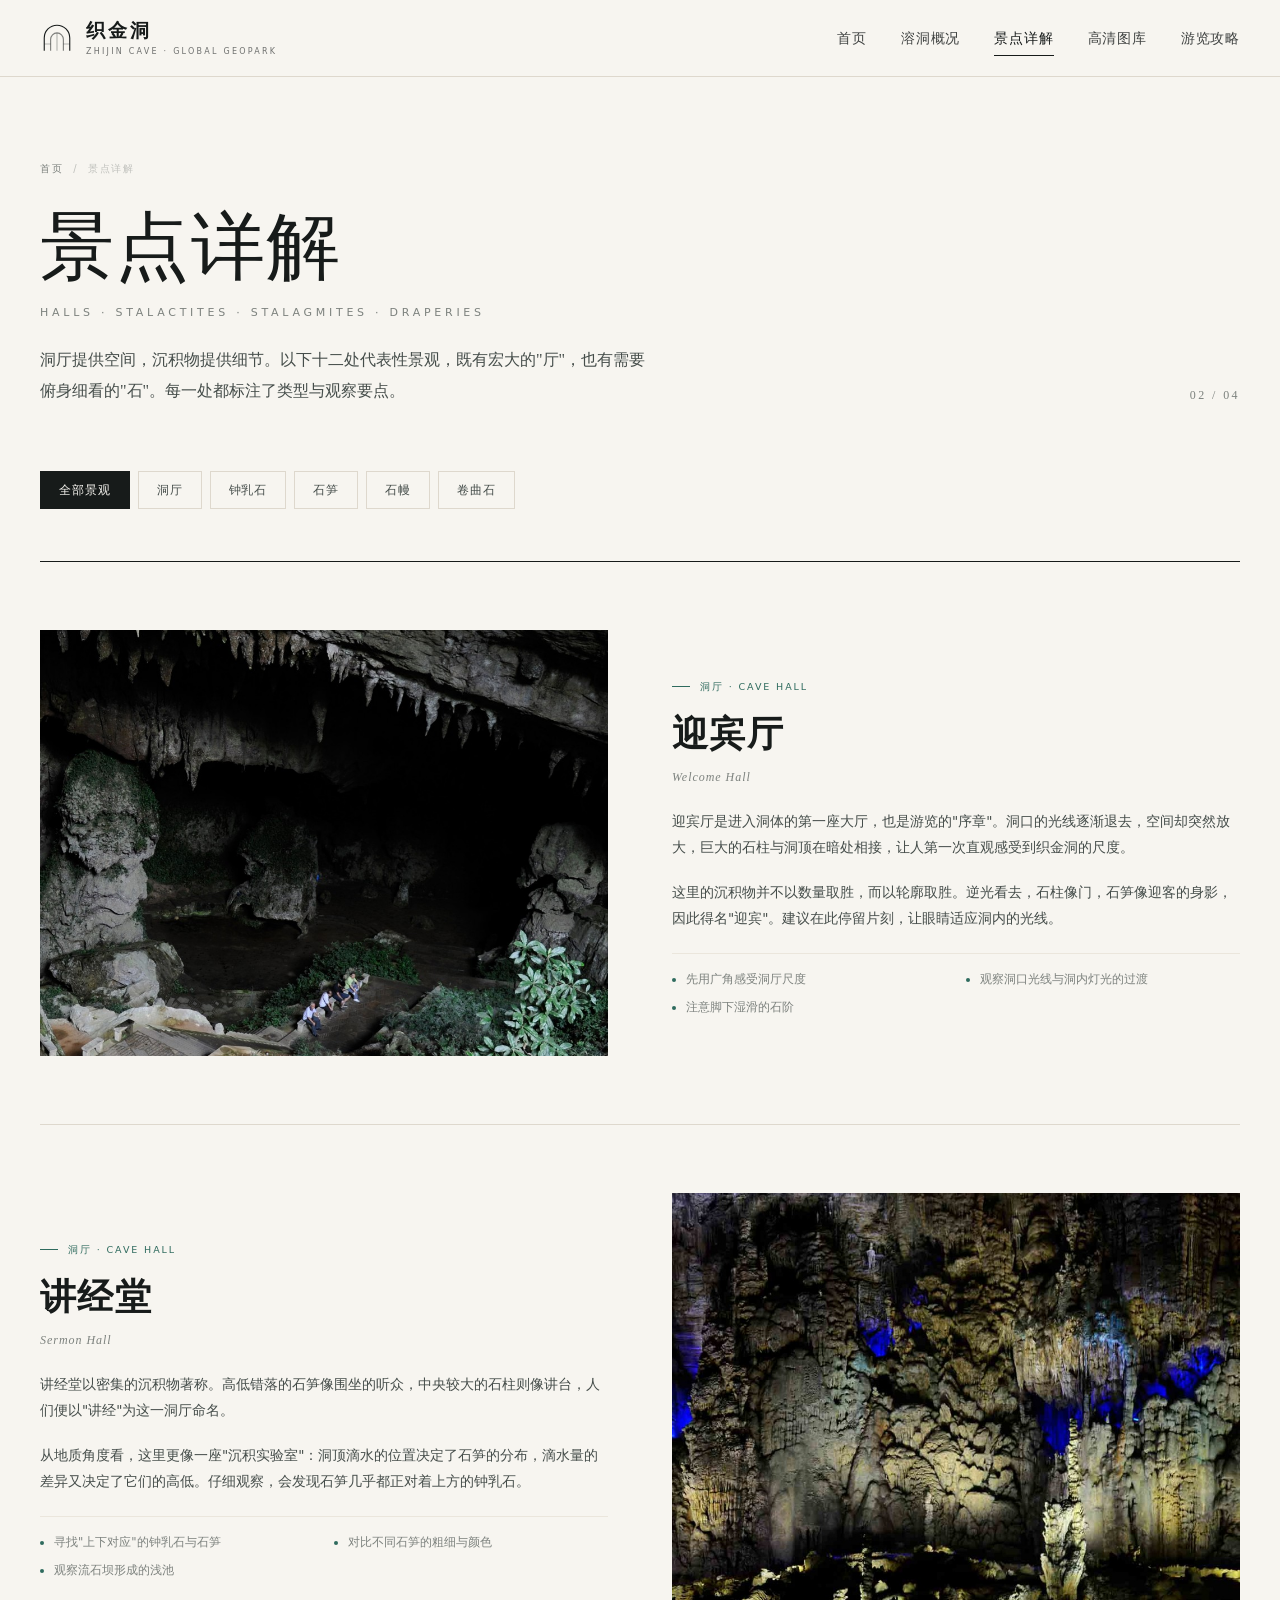
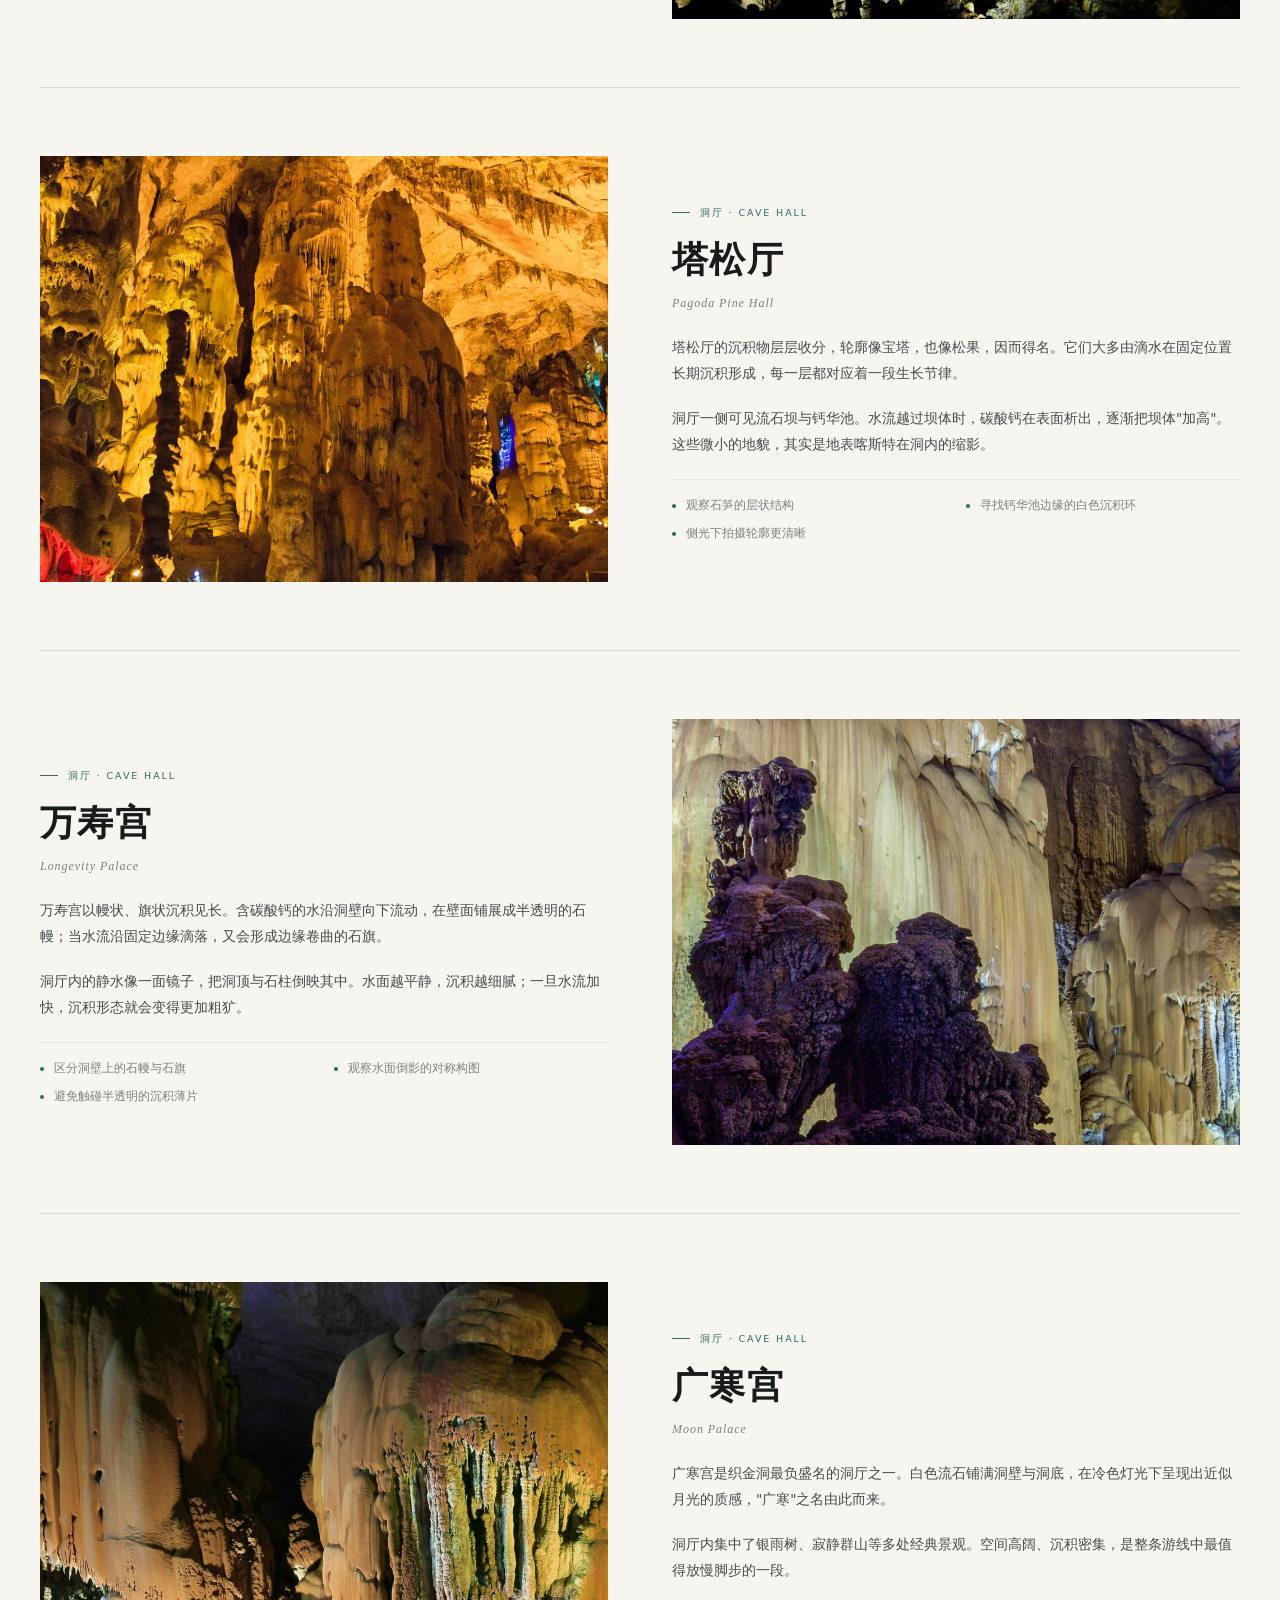
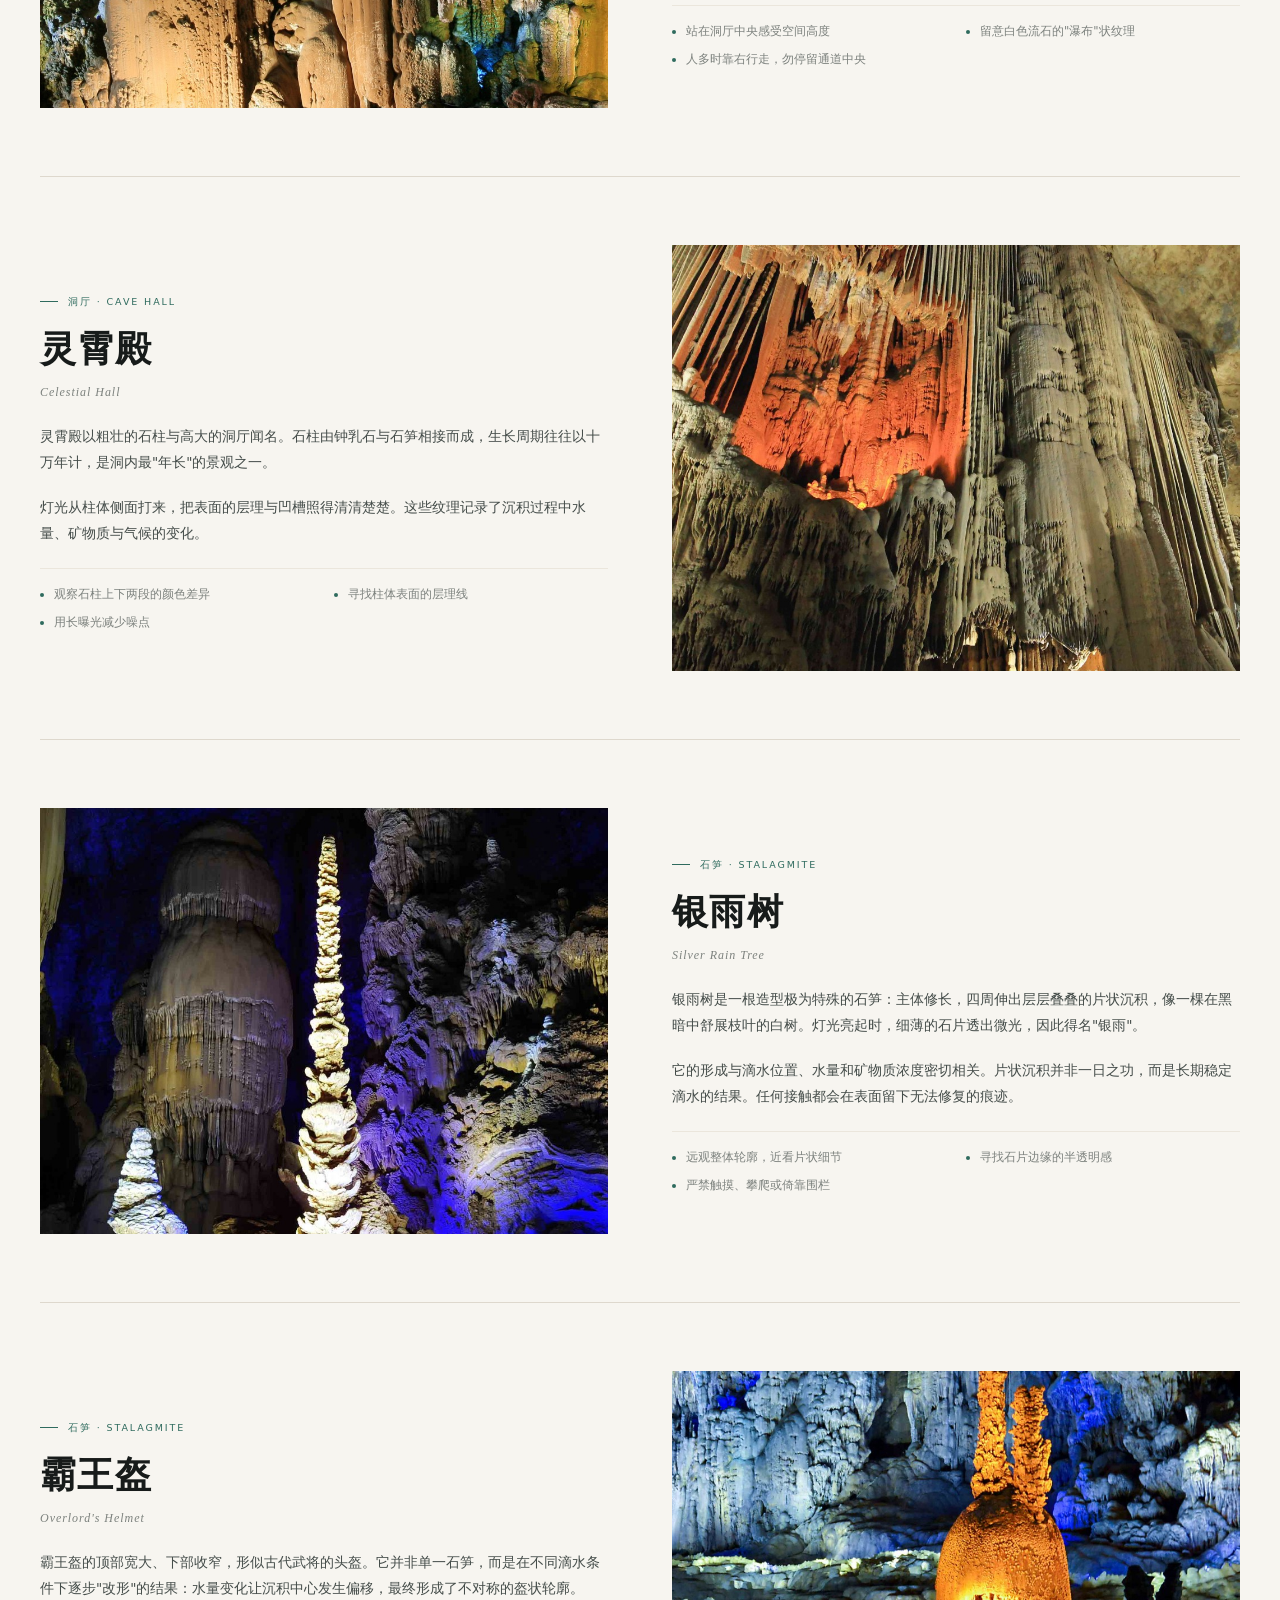
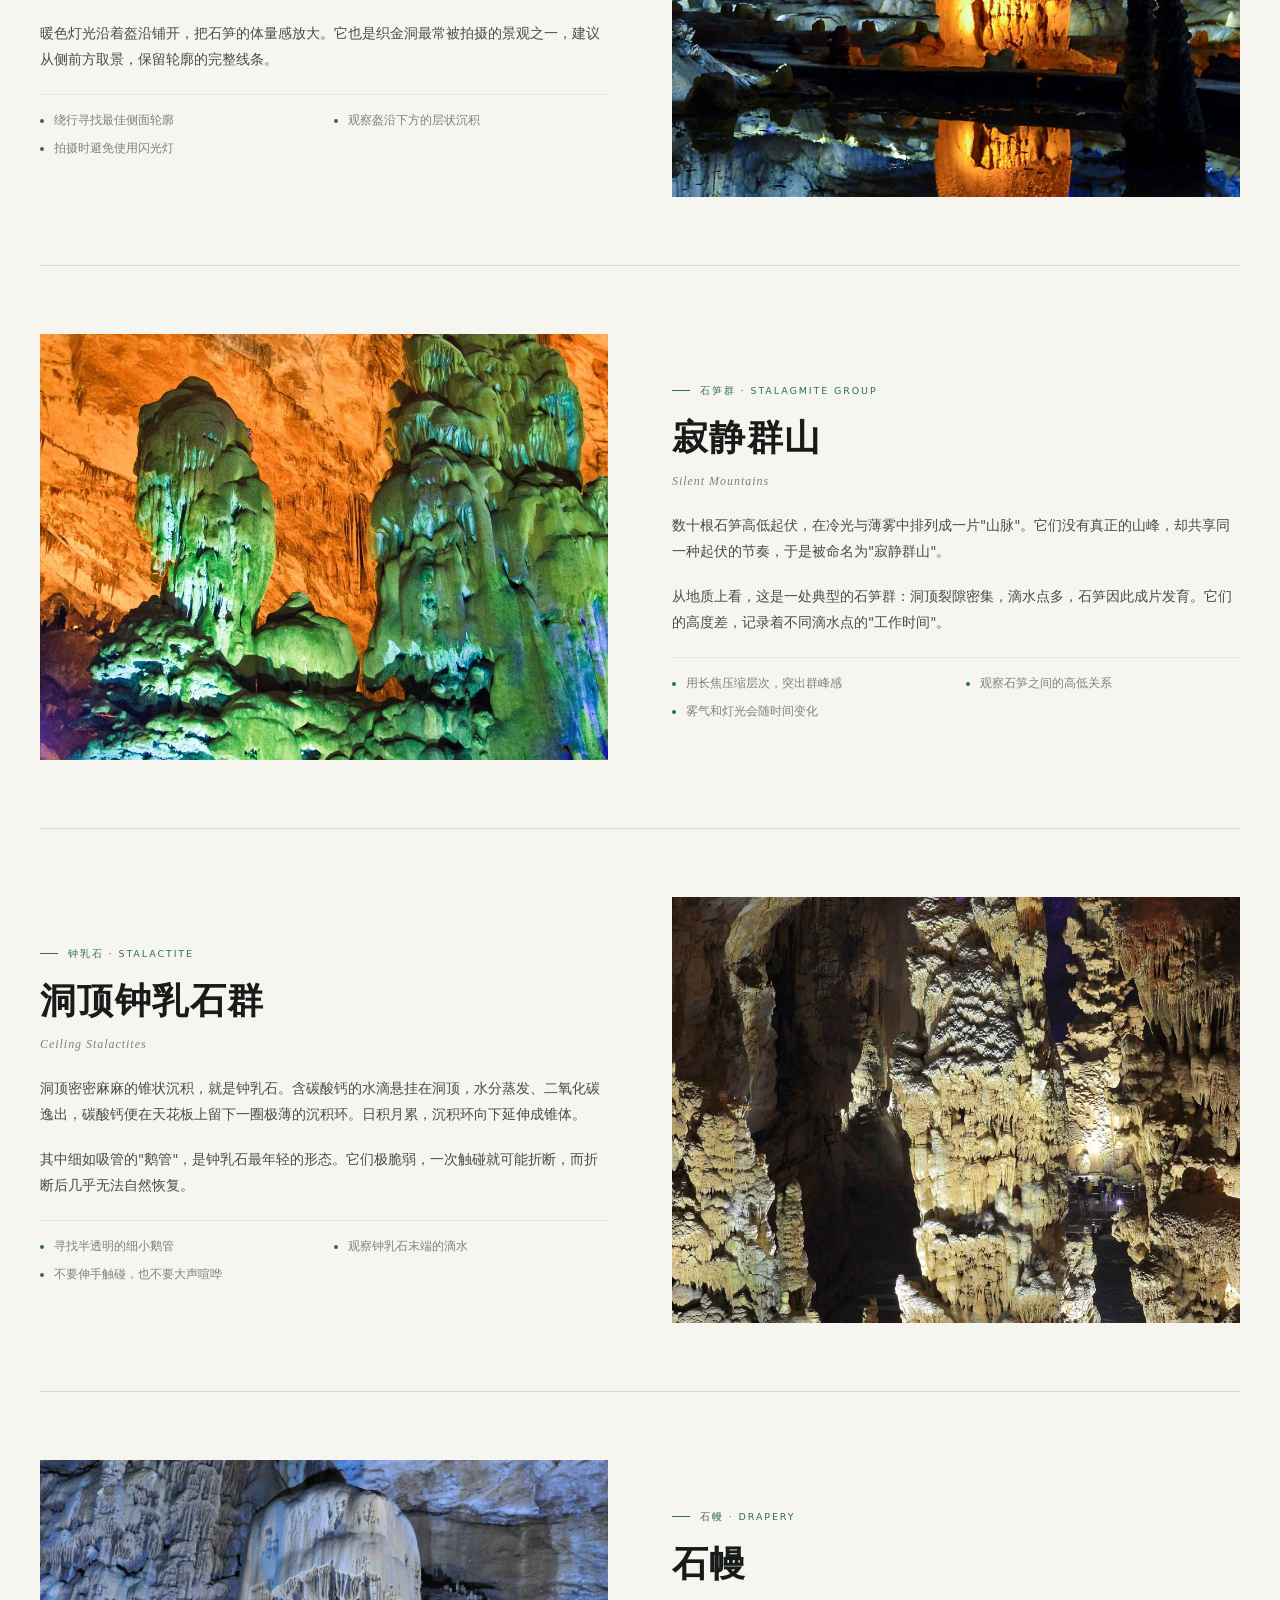
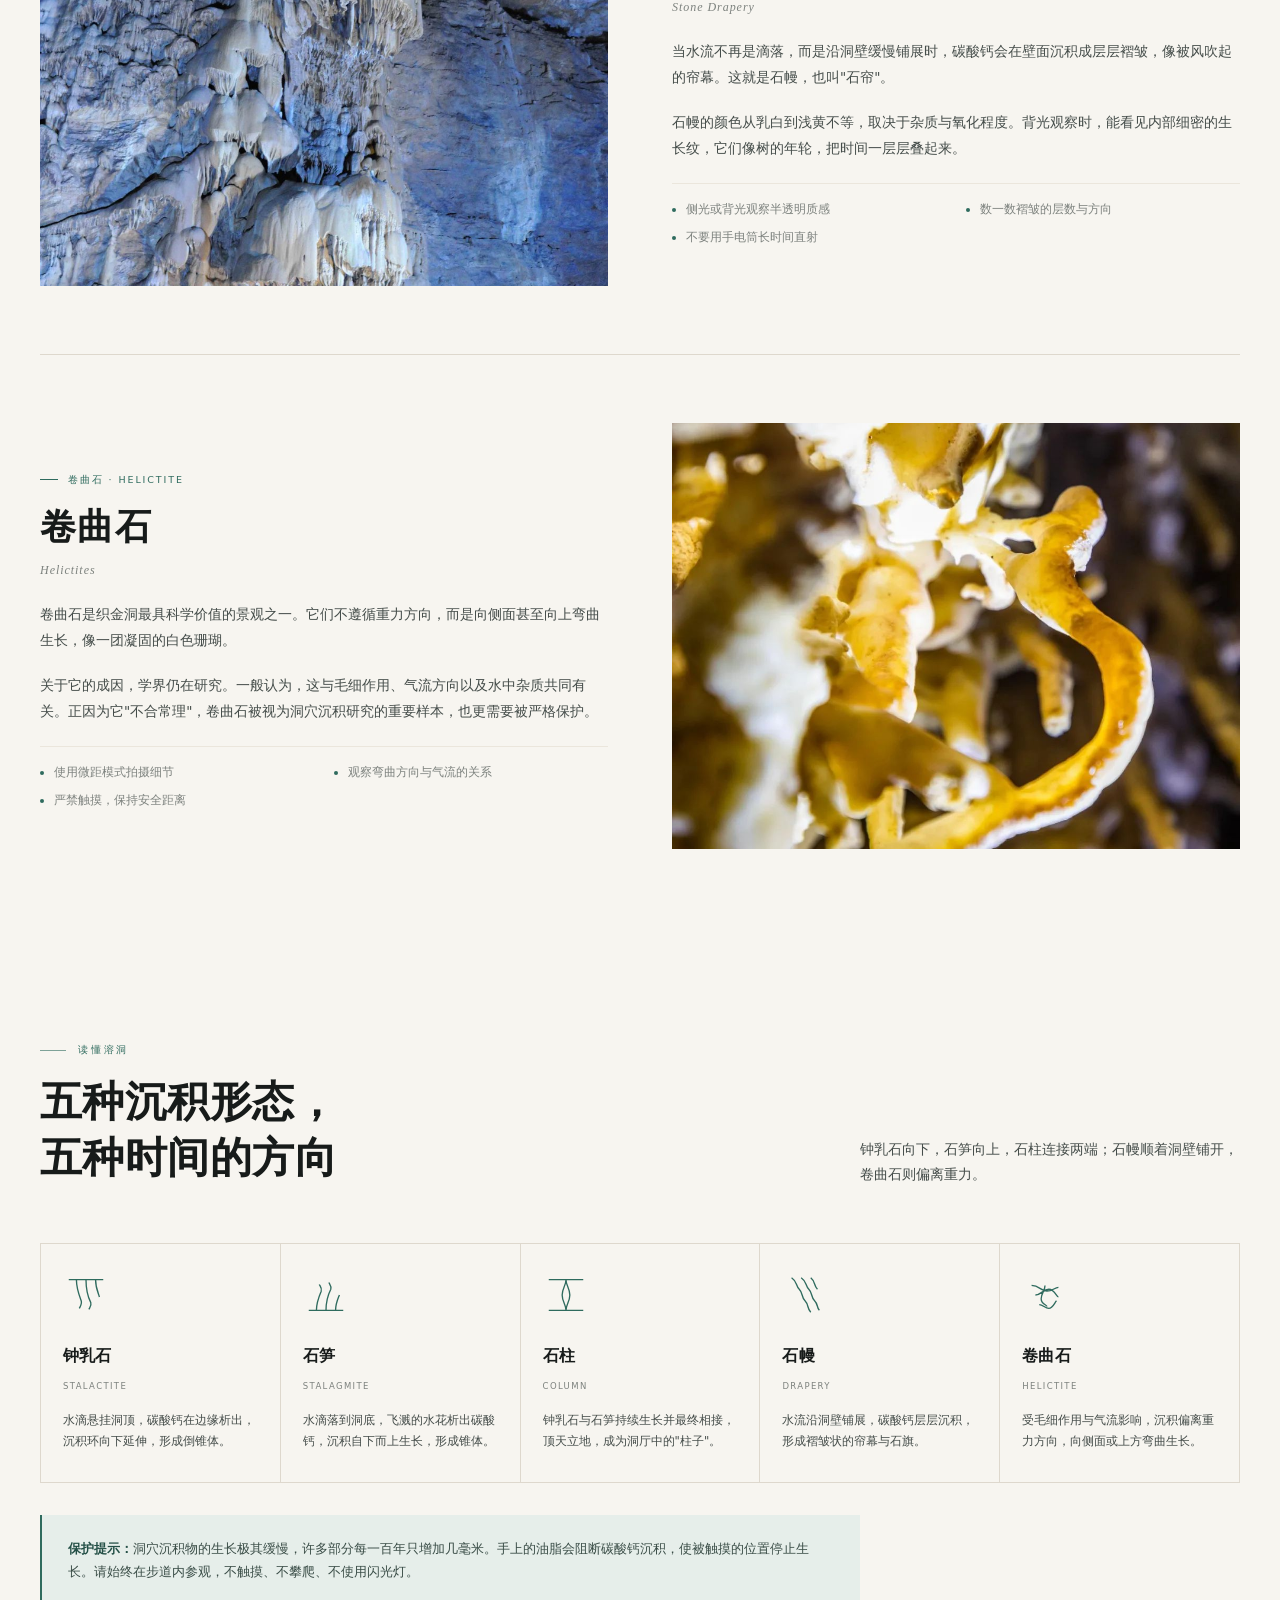
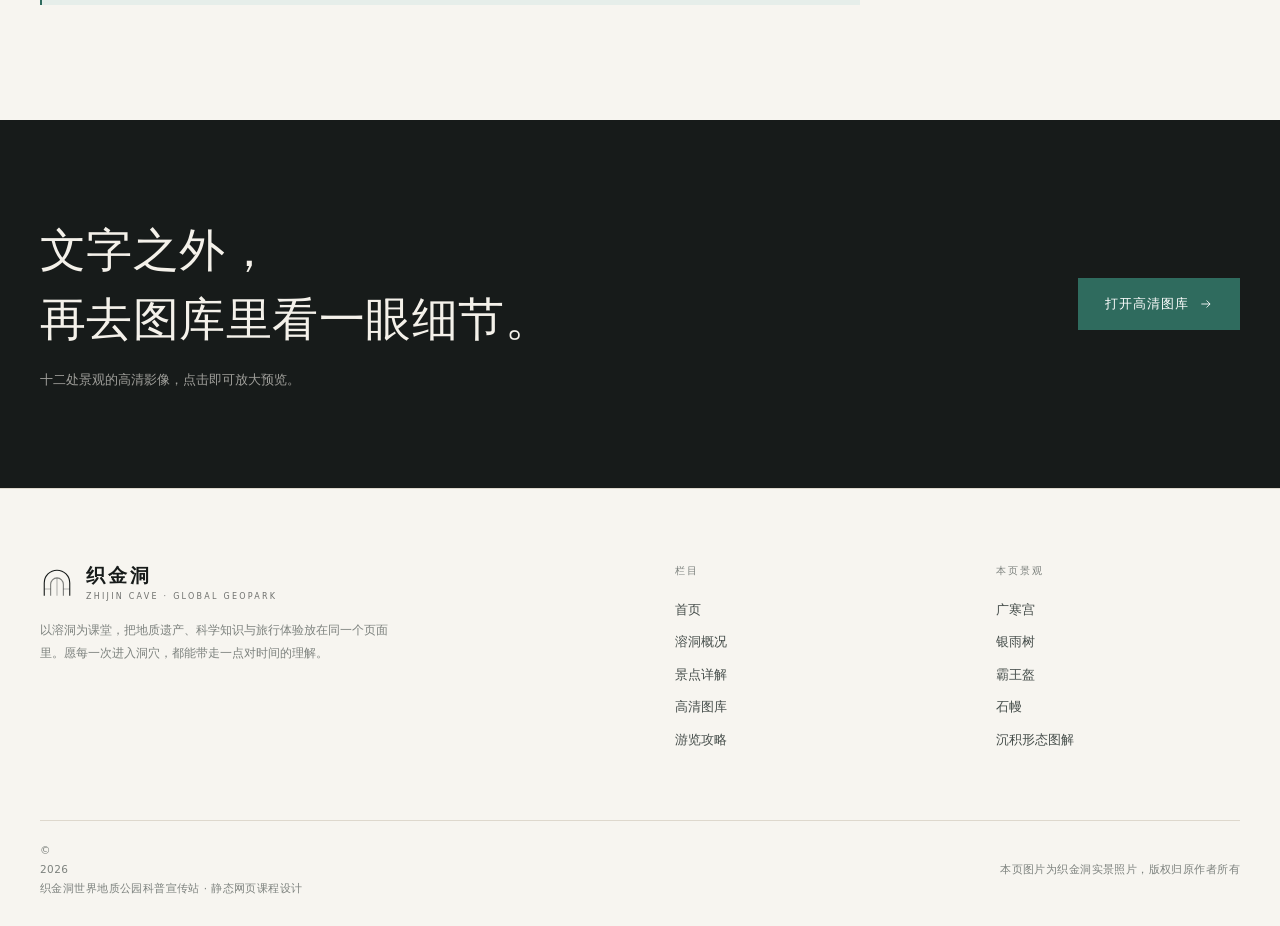
<file: scenery.html>
<!DOCTYPE html>
<html lang="zh-CN">
<head>
  <meta charset="UTF-8">
  <meta name="viewport" content="width=device-width, initial-scale=1.0">
  <title>景点详解 · 织金洞世界地质公园</title>
  <meta name="description" content="逐一详解织金洞典型洞厅、钟乳石、石笋、石幔与卷曲石景观，并图解溶洞沉积物的五种基本形态。">
  <link rel="stylesheet" href="css/style.css">
</head>
<body>

  <header class="site-header site-header--solid">
    <div class="container site-header__inner">
      <a class="brand" href="index.html" aria-label="织金洞世界地质公园首页">
        <svg class="brand__mark" viewBox="0 0 40 40" fill="none" aria-hidden="true">
          <path d="M5 35V20C5 11.7 11.7 5 20 5s15 6.7 15 15v15" stroke="currentColor" stroke-width="1.3"/>
          <path d="M12.5 35V21.5c0-4.1 3.4-7.5 7.5-7.5s7.5 3.4 7.5 7.5V35" stroke="currentColor" stroke-width="1.3" opacity=".55"/>
          <path d="M20 14v21M5 27h7.5M27.5 27H35" stroke="currentColor" stroke-width="1.3" opacity=".3"/>
        </svg>
        <span>
          <span class="brand__name">织金洞</span>
          <span class="brand__sub">Zhijin Cave · Global Geopark</span>
        </span>
      </a>
      <nav class="nav" id="site-nav" aria-label="主导航">
        <a href="index.html">首页</a>
        <a href="overview.html">溶洞概况</a>
        <a href="scenery.html" aria-current="page">景点详解</a>
        <a href="gallery.html">高清图库</a>
        <a href="guide.html">游览攻略</a>
      </nav>
      <button class="nav-toggle" type="button" aria-label="打开菜单" aria-expanded="false" aria-controls="site-nav">
        <span></span><span></span>
      </button>
    </div>
  </header>

  <main class="page-main">
    <div class="page-head">
      <div class="container">
        <nav class="breadcrumb" aria-label="面包屑">
          <a href="index.html">首页</a><span>/</span><span>景点详解</span>
        </nav>
        <h1>景点详解<em>Halls · Stalactites · Stalagmites · Draperies</em></h1>
        <div class="page-head__body">
          <p class="lead">洞厅提供空间，沉积物提供细节。以下十二处代表性景观，既有宏大的"厅"，也有需要俯身细看的"石"。每一处都标注了类型与观察要点。</p>
          <span class="page-head__num">02 / 04</span>
        </div>
      </div>
    </div>

    <div class="container">
      <div class="filters reveal" data-filter-group="#spot-list" role="group" aria-label="按景观类型筛选">
        <button class="filter is-active" type="button" data-filter="all" aria-pressed="true">全部景观</button>
        <button class="filter" type="button" data-filter="hall" aria-pressed="false">洞厅</button>
        <button class="filter" type="button" data-filter="stalactite" aria-pressed="false">钟乳石</button>
        <button class="filter" type="button" data-filter="stalagmite" aria-pressed="false">石笋</button>
        <button class="filter" type="button" data-filter="drapery" aria-pressed="false">石幔</button>
        <button class="filter" type="button" data-filter="helictite" aria-pressed="false">卷曲石</button>
      </div>

      <div id="spot-list">

        <article class="spot reveal" data-cat="hall" id="yingbin">
          <div class="spot__media">
            <img src="assets/images/yingbin.jpg" alt="织金洞迎宾厅" loading="lazy">
          </div>
          <div class="spot__body">
            <span class="spot__tag">洞厅 · Cave Hall</span>
            <h2>迎宾厅</h2>
            <span class="spot__en">Welcome Hall</span>
            <p>迎宾厅是进入洞体的第一座大厅，也是游览的"序章"。洞口的光线逐渐退去，空间却突然放大，巨大的石柱与洞顶在暗处相接，让人第一次直观感受到织金洞的尺度。</p>
            <p>这里的沉积物并不以数量取胜，而以轮廓取胜。逆光看去，石柱像门，石笋像迎客的身影，因此得名"迎宾"。建议在此停留片刻，让眼睛适应洞内的光线。</p>
            <ul class="spot__points">
              <li>先用广角感受洞厅尺度</li>
              <li>观察洞口光线与洞内灯光的过渡</li>
              <li>注意脚下湿滑的石阶</li>
            </ul>
          </div>
        </article>

        <article class="spot reveal" data-cat="hall" id="jiangjing">
          <div class="spot__media">
            <img src="assets/images/jijing.jpg" alt="讲经堂内密集的石笋群" loading="lazy">
          </div>
          <div class="spot__body">
            <span class="spot__tag">洞厅 · Cave Hall</span>
            <h2>讲经堂</h2>
            <span class="spot__en">Sermon Hall</span>
            <p>讲经堂以密集的沉积物著称。高低错落的石笋像围坐的听众，中央较大的石柱则像讲台，人们便以"讲经"为这一洞厅命名。</p>
            <p>从地质角度看，这里更像一座"沉积实验室"：洞顶滴水的位置决定了石笋的分布，滴水量的差异又决定了它们的高低。仔细观察，会发现石笋几乎都正对着上方的钟乳石。</p>
            <ul class="spot__points">
              <li>寻找"上下对应"的钟乳石与石笋</li>
              <li>对比不同石笋的粗细与颜色</li>
              <li>观察流石坝形成的浅池</li>
            </ul>
          </div>
        </article>

        <article class="spot reveal" data-cat="hall" id="tasong">
          <div class="spot__media">
            <img src="assets/images/tasong.jpg" alt="塔松厅中层叠如塔的石笋" loading="lazy">
          </div>
          <div class="spot__body">
            <span class="spot__tag">洞厅 · Cave Hall</span>
            <h2>塔松厅</h2>
            <span class="spot__en">Pagoda Pine Hall</span>
            <p>塔松厅的沉积物层层收分，轮廓像宝塔，也像松果，因而得名。它们大多由滴水在固定位置长期沉积形成，每一层都对应着一段生长节律。</p>
            <p>洞厅一侧可见流石坝与钙华池。水流越过坝体时，碳酸钙在表面析出，逐渐把坝体"加高"。这些微小的地貌，其实是地表喀斯特在洞内的缩影。</p>
            <ul class="spot__points">
              <li>观察石笋的层状结构</li>
              <li>寻找钙华池边缘的白色沉积环</li>
              <li>侧光下拍摄轮廓更清晰</li>
            </ul>
          </div>
        </article>

        <article class="spot reveal" data-cat="hall" id="wanshou">
          <div class="spot__media">
            <img src="assets/images/pool.jpg" alt="万寿宫内的流石与静水" loading="lazy">
          </div>
          <div class="spot__body">
            <span class="spot__tag">洞厅 · Cave Hall</span>
            <h2>万寿宫</h2>
            <span class="spot__en">Longevity Palace</span>
            <p>万寿宫以幔状、旗状沉积见长。含碳酸钙的水沿洞壁向下流动，在壁面铺展成半透明的石幔；当水流沿固定边缘滴落，又会形成边缘卷曲的石旗。</p>
            <p>洞厅内的静水像一面镜子，把洞顶与石柱倒映其中。水面越平静，沉积越细腻；一旦水流加快，沉积形态就会变得更加粗犷。</p>
            <ul class="spot__points">
              <li>区分洞壁上的石幔与石旗</li>
              <li>观察水面倒影的对称构图</li>
              <li>避免触碰半透明的沉积薄片</li>
            </ul>
          </div>
        </article>

        <article class="spot reveal" data-cat="hall" id="guanghan">
          <div class="spot__media">
            <img src="assets/images/guanghan.jpg" alt="广寒宫白色洞厅" loading="lazy">
          </div>
          <div class="spot__body">
            <span class="spot__tag">洞厅 · Cave Hall</span>
            <h2>广寒宫</h2>
            <span class="spot__en">Moon Palace</span>
            <p>广寒宫是织金洞最负盛名的洞厅之一。白色流石铺满洞壁与洞底，在冷色灯光下呈现出近似月光的质感，"广寒"之名由此而来。</p>
            <p>洞厅内集中了银雨树、寂静群山等多处经典景观。空间高阔、沉积密集，是整条游线中最值得放慢脚步的一段。</p>
            <ul class="spot__points">
              <li>站在洞厅中央感受空间高度</li>
              <li>留意白色流石的"瀑布"状纹理</li>
              <li>人多时靠右行走，勿停留通道中央</li>
            </ul>
          </div>
        </article>

        <article class="spot reveal" data-cat="hall" id="lingxiao">
          <div class="spot__media">
            <img src="assets/images/lingxiao.jpg" alt="灵霄殿高大的石柱" loading="lazy">
          </div>
          <div class="spot__body">
            <span class="spot__tag">洞厅 · Cave Hall</span>
            <h2>灵霄殿</h2>
            <span class="spot__en">Celestial Hall</span>
            <p>灵霄殿以粗壮的石柱与高大的洞厅闻名。石柱由钟乳石与石笋相接而成，生长周期往往以十万年计，是洞内最"年长"的景观之一。</p>
            <p>灯光从柱体侧面打来，把表面的层理与凹槽照得清清楚楚。这些纹理记录了沉积过程中水量、矿物质与气候的变化。</p>
            <ul class="spot__points">
              <li>观察石柱上下两段的颜色差异</li>
              <li>寻找柱体表面的层理线</li>
              <li>用长曝光减少噪点</li>
            </ul>
          </div>
        </article>

        <article class="spot reveal" data-cat="stalagmite" id="yinyu">
          <div class="spot__media">
            <img src="assets/images/yinyu.jpg" alt="银雨树石笋" loading="lazy">
          </div>
          <div class="spot__body">
            <span class="spot__tag">石笋 · Stalagmite</span>
            <h2>银雨树</h2>
            <span class="spot__en">Silver Rain Tree</span>
            <p>银雨树是一根造型极为特殊的石笋：主体修长，四周伸出层层叠叠的片状沉积，像一棵在黑暗中舒展枝叶的白树。灯光亮起时，细薄的石片透出微光，因此得名"银雨"。</p>
            <p>它的形成与滴水位置、水量和矿物质浓度密切相关。片状沉积并非一日之功，而是长期稳定滴水的结果。任何接触都会在表面留下无法修复的痕迹。</p>
            <ul class="spot__points">
              <li>远观整体轮廓，近看片状细节</li>
              <li>寻找石片边缘的半透明感</li>
              <li>严禁触摸、攀爬或倚靠围栏</li>
            </ul>
          </div>
        </article>

        <article class="spot reveal" data-cat="stalagmite" id="bawang">
          <div class="spot__media">
            <img src="assets/images/bawang.jpg" alt="霸王盔石笋" loading="lazy">
          </div>
          <div class="spot__body">
            <span class="spot__tag">石笋 · Stalagmite</span>
            <h2>霸王盔</h2>
            <span class="spot__en">Overlord's Helmet</span>
            <p>霸王盔的顶部宽大、下部收窄，形似古代武将的头盔。它并非单一石笋，而是在不同滴水条件下逐步"改形"的结果：水量变化让沉积中心发生偏移，最终形成了不对称的盔状轮廓。</p>
            <p>暖色灯光沿着盔沿铺开，把石笋的体量感放大。它也是织金洞最常被拍摄的景观之一，建议从侧前方取景，保留轮廓的完整线条。</p>
            <ul class="spot__points">
              <li>绕行寻找最佳侧面轮廓</li>
              <li>观察盔沿下方的层状沉积</li>
              <li>拍摄时避免使用闪光灯</li>
            </ul>
          </div>
        </article>

        <article class="spot reveal" data-cat="stalagmite" id="jijing">
          <div class="spot__media">
            <img src="assets/images/shiwandashan.jpg" alt="寂静群山石笋群" loading="lazy">
          </div>
          <div class="spot__body">
            <span class="spot__tag">石笋群 · Stalagmite Group</span>
            <h2>寂静群山</h2>
            <span class="spot__en">Silent Mountains</span>
            <p>数十根石笋高低起伏，在冷光与薄雾中排列成一片"山脉"。它们没有真正的山峰，却共享同一种起伏的节奏，于是被命名为"寂静群山"。</p>
            <p>从地质上看，这是一处典型的石笋群：洞顶裂隙密集，滴水点多，石笋因此成片发育。它们的高度差，记录着不同滴水点的"工作时间"。</p>
            <ul class="spot__points">
              <li>用长焦压缩层次，突出群峰感</li>
              <li>观察石笋之间的高低关系</li>
              <li>雾气和灯光会随时间变化</li>
            </ul>
          </div>
        </article>

        <article class="spot reveal" data-cat="stalactite" id="stalactite">
          <div class="spot__media">
            <img src="assets/images/straw.jpg" alt="洞顶密集的钟乳石" loading="lazy">
          </div>
          <div class="spot__body">
            <span class="spot__tag">钟乳石 · Stalactite</span>
            <h2>洞顶钟乳石群</h2>
            <span class="spot__en">Ceiling Stalactites</span>
            <p>洞顶密密麻麻的锥状沉积，就是钟乳石。含碳酸钙的水滴悬挂在洞顶，水分蒸发、二氧化碳逸出，碳酸钙便在天花板上留下一圈极薄的沉积环。日积月累，沉积环向下延伸成锥体。</p>
            <p>其中细如吸管的"鹅管"，是钟乳石最年轻的形态。它们极脆弱，一次触碰就可能折断，而折断后几乎无法自然恢复。</p>
            <ul class="spot__points">
              <li>寻找半透明的细小鹅管</li>
              <li>观察钟乳石末端的滴水</li>
              <li>不要伸手触碰，也不要大声喧哗</li>
            </ul>
          </div>
        </article>

        <article class="spot reveal" data-cat="drapery" id="shiman">
          <div class="spot__media">
            <img src="assets/images/shiman.jpg" alt="半透明石幔细节" loading="lazy">
          </div>
          <div class="spot__body">
            <span class="spot__tag">石幔 · Drapery</span>
            <h2>石幔</h2>
            <span class="spot__en">Stone Drapery</span>
            <p>当水流不再是滴落，而是沿洞壁缓慢铺展时，碳酸钙会在壁面沉积成层层褶皱，像被风吹起的帘幕。这就是石幔，也叫"石帘"。</p>
            <p>石幔的颜色从乳白到浅黄不等，取决于杂质与氧化程度。背光观察时，能看见内部细密的生长纹，它们像树的年轮，把时间一层层叠起来。</p>
            <ul class="spot__points">
              <li>侧光或背光观察半透明质感</li>
              <li>数一数褶皱的层数与方向</li>
              <li>不要用手电筒长时间直射</li>
            </ul>
          </div>
        </article>

        <article class="spot reveal" data-cat="helictite" id="juanqu">
          <div class="spot__media">
            <img src="assets/images/juanqu.jpg" alt="卷曲石细节" loading="lazy">
          </div>
          <div class="spot__body">
            <span class="spot__tag">卷曲石 · Helictite</span>
            <h2>卷曲石</h2>
            <span class="spot__en">Helictites</span>
            <p>卷曲石是织金洞最具科学价值的景观之一。它们不遵循重力方向，而是向侧面甚至向上弯曲生长，像一团凝固的白色珊瑚。</p>
            <p>关于它的成因，学界仍在研究。一般认为，这与毛细作用、气流方向以及水中杂质共同有关。正因为它"不合常理"，卷曲石被视为洞穴沉积研究的重要样本，也更需要被严格保护。</p>
            <ul class="spot__points">
              <li>使用微距模式拍摄细节</li>
              <li>观察弯曲方向与气流的关系</li>
              <li>严禁触摸，保持安全距离</li>
            </ul>
          </div>
        </article>

      </div>
    </div>

    <!-- 沉积形态科普 -->
    <section class="section" id="forms">
      <div class="container">
        <div class="section-head reveal">
          <div>
            <span class="eyebrow">读懂溶洞</span>
            <h2>五种沉积形态，<br>五种时间的方向</h2>
          </div>
          <p>钟乳石向下，石笋向上，石柱连接两端；石幔顺着洞壁铺开，卷曲石则偏离重力。</p>
        </div>

        <div class="forms reveal">
          <div class="form">
            <svg class="form__icon" viewBox="0 0 48 48" fill="none" aria-hidden="true">
              <path d="M6 8h36" stroke="currentColor" stroke-width="1.4"/>
              <path d="M14 8c0 9 2 14 5 22 1 3-1 6-2 8M24 8c0 11 2 18 5 24 1 3-1 5-2 7M34 8c0 8 2 12 4 18" stroke="currentColor" stroke-width="1.4"/>
            </svg>
            <h3>钟乳石</h3>
            <span class="form__en">Stalactite</span>
            <p>水滴悬挂洞顶，碳酸钙在边缘析出，沉积环向下延伸，形成倒锥体。</p>
          </div>

          <div class="form">
            <svg class="form__icon" viewBox="0 0 48 48" fill="none" aria-hidden="true">
              <path d="M6 40h36" stroke="currentColor" stroke-width="1.4"/>
              <path d="M14 40c0-8 2-13 5-20 1-3-1-5-2-7M24 40c0-10 2-16 5-22 1-3-1-5-2-7M34 40c0-7 2-11 4-16" stroke="currentColor" stroke-width="1.4"/>
            </svg>
            <h3>石笋</h3>
            <span class="form__en">Stalagmite</span>
            <p>水滴落到洞底，飞溅的水花析出碳酸钙，沉积自下而上生长，形成锥体。</p>
          </div>

          <div class="form">
            <svg class="form__icon" viewBox="0 0 48 48" fill="none" aria-hidden="true">
              <path d="M6 8h36M6 40h36" stroke="currentColor" stroke-width="1.4"/>
              <path d="M24 8c0 6-4 9-4 16s4 10 4 16M24 8c0 6 4 9 4 16s-4 10-4 16" stroke="currentColor" stroke-width="1.4"/>
            </svg>
            <h3>石柱</h3>
            <span class="form__en">Column</span>
            <p>钟乳石与石笋持续生长并最终相接，顶天立地，成为洞厅中的"柱子"。</p>
          </div>

          <div class="form">
            <svg class="form__icon" viewBox="0 0 48 48" fill="none" aria-hidden="true">
              <path d="M10 6c6 4 4 8 8 12s2 8 6 12 2 8 6 12M20 6c6 4 4 8 8 12s2 8 6 12 2 7 5 10M30 6c5 4 3 8 7 12" stroke="currentColor" stroke-width="1.4"/>
            </svg>
            <h3>石幔</h3>
            <span class="form__en">Drapery</span>
            <p>水流沿洞壁铺展，碳酸钙层层沉积，形成褶皱状的帘幕与石旗。</p>
          </div>

          <div class="form">
            <svg class="form__icon" viewBox="0 0 48 48" fill="none" aria-hidden="true">
              <path d="M10 14c8 0 10 6 16 6s8-4 12-4M14 24c6 0 8-6 14-6s8 8 10 8M18 34c4 0 6 4 10 4s6-6 8-8M24 14c0 6-4 8-4 14s6 6 6 8" stroke="currentColor" stroke-width="1.4"/>
            </svg>
            <h3>卷曲石</h3>
            <span class="form__en">Helictite</span>
            <p>受毛细作用与气流影响，沉积偏离重力方向，向侧面或上方弯曲生长。</p>
          </div>
        </div>

        <div class="callout reveal" style="margin-top:32px; max-width:820px;">
          <strong>保护提示：</strong>洞穴沉积物的生长极其缓慢，许多部分每一百年只增加几毫米。手上的油脂会阻断碳酸钙沉积，使被触摸的位置停止生长。请始终在步道内参观，不触摸、不攀爬、不使用闪光灯。
        </div>
      </div>
    </section>

    <section class="cta-band">
      <div class="container cta-band__inner">
        <div class="reveal">
          <h2>文字之外，<br>再去图库里看一眼细节。</h2>
          <p>十二处景观的高清影像，点击即可放大预览。</p>
        </div>
        <div class="reveal" data-delay="1">
          <a class="btn btn--solid" href="gallery.html">打开高清图库
            <svg viewBox="0 0 24 24" fill="none" aria-hidden="true"><path d="M4 12h15M13 6l6 6-6 6" stroke="currentColor" stroke-width="1.5"/></svg>
          </a>
        </div>
      </div>
    </section>
  </main>

  <footer class="site-footer">
    <div class="container">
      <div class="footer__grid">
        <div class="footer__brand">
          <a class="brand" href="index.html">
            <svg class="brand__mark" viewBox="0 0 40 40" fill="none" aria-hidden="true">
              <path d="M5 35V20C5 11.7 11.7 5 20 5s15 6.7 15 15v15" stroke="currentColor" stroke-width="1.3"/>
              <path d="M12.5 35V21.5c0-4.1 3.4-7.5 7.5-7.5s7.5 3.4 7.5 7.5V35" stroke="currentColor" stroke-width="1.3" opacity=".55"/>
              <path d="M20 14v21M5 27h7.5M27.5 27H35" stroke="currentColor" stroke-width="1.3" opacity=".3"/>
            </svg>
            <span>
              <span class="brand__name">织金洞</span>
              <span class="brand__sub">Zhijin Cave · Global Geopark</span>
            </span>
          </a>
          <p>以溶洞为课堂，把地质遗产、科学知识与旅行体验放在同一个页面里。愿每一次进入洞穴，都能带走一点对时间的理解。</p>
        </div>
        <div class="footer__col">
          <h4>栏目</h4>
          <a href="index.html">首页</a>
          <a href="overview.html">溶洞概况</a>
          <a href="scenery.html">景点详解</a>
          <a href="gallery.html">高清图库</a>
          <a href="guide.html">游览攻略</a>
        </div>
        <div class="footer__col">
          <h4>本页景观</h4>
          <a href="#guanghan">广寒宫</a>
          <a href="#yinyu">银雨树</a>
          <a href="#bawang">霸王盔</a>
          <a href="#shiman">石幔</a>
          <a href="#forms">沉积形态图解</a>
        </div>
      </div>
      <div class="footer__bottom">
        <span>© <span data-year>2026</span> 织金洞世界地质公园科普宣传站 · 静态网页课程设计</span>
        <span>本页图片为织金洞实景照片，版权归原作者所有</span>
      </div>
    </div>
  </footer>

  <button class="to-top" type="button" aria-label="返回顶部" data-to-top>
    <svg viewBox="0 0 24 24" fill="none" aria-hidden="true"><path d="M12 19V5M6 11l6-6 6 6" stroke="currentColor" stroke-width="1.5"/></svg>
  </button>

  <script src="js/main.js"></script>
</body>
</html>
</file>
<file: css/style.css>
/* =========================================================
   织金洞世界地质公园 · 科普宣传站
   简约风格样式表 · 纯前端静态站点
   ========================================================= */

:root {
  --bg: #f7f5f0;
  --bg-soft: #efece5;
  --bg-card: #fffdf8;
  --ink: #171b1a;
  --ink-soft: #454d4a;
  --muted: #7d827e;
  --line: #ded8cd;
  --line-soft: #ebe6dc;
  --accent: #2f6b5e;
  --accent-deep: #234f46;
  --accent-soft: #e6eeea;
  --gold: #a97e43;
  --max: 1200px;
  --header-h: 76px;
  --ease: cubic-bezier(.22, .61, .36, 1);
  --serif: "Noto Serif SC", "Source Han Serif SC", "Songti SC", STSong, SimSun, serif;
  --sans: "Inter", "Noto Sans SC", "PingFang SC", "Microsoft YaHei", system-ui, sans-serif;
}

* { box-sizing: border-box; }

html { scroll-behavior: smooth; -webkit-text-size-adjust: 100%; }

body {
  margin: 0;
  background: var(--bg);
  color: var(--ink);
  font-family: var(--sans);
  font-size: 15px;
  line-height: 1.8;
  font-feature-settings: "kern";
  -webkit-font-smoothing: antialiased;
}

body.no-scroll { overflow: hidden; }

img { display: block; max-width: 100%; }
a { color: inherit; text-decoration: none; }
button { font: inherit; color: inherit; background: none; border: 0; cursor: pointer; }
ul, ol { margin: 0; padding: 0; list-style: none; }
figure, blockquote, p, h1, h2, h3, h4, dl, dd { margin: 0; }
::selection { background: var(--accent); color: #fff; }

h1, h2, h3, h4 {
  font-family: var(--serif);
  font-weight: 600;
  line-height: 1.35;
  letter-spacing: .01em;
}

.container {
  width: min(var(--max), calc(100% - 72px));
  margin-inline: auto;
}
@media (max-width: 720px) {
  .container { width: calc(100% - 40px); }
}

.section { padding: clamp(64px, 9vw, 116px) 0; }
.section--soft { background: var(--bg-soft); }
.section--tight { padding: clamp(48px, 6vw, 76px) 0; }

.eyebrow {
  display: inline-flex;
  align-items: center;
  gap: 12px;
  font-size: 10px;
  font-weight: 500;
  letter-spacing: .28em;
  text-transform: uppercase;
  color: var(--accent);
  line-height: 1.4;
}
.eyebrow::before {
  content: "";
  width: 26px;
  height: 1px;
  background: currentColor;
  opacity: .6;
}
.eyebrow--plain::before { display: none; }

.section-head {
  display: flex;
  align-items: flex-end;
  justify-content: space-between;
  gap: 32px;
  margin-bottom: clamp(32px, 5vw, 56px);
}
.section-head h2 {
  font-size: clamp(28px, 4vw, 42px);
  margin-top: 14px;
}
.section-head p {
  max-width: 380px;
  color: var(--ink-soft);
  font-size: 14px;
}
@media (max-width: 720px) {
  .section-head { flex-direction: column; align-items: flex-start; gap: 16px; }
}

.lead {
  font-family: var(--serif);
  font-size: clamp(17px, 2vw, 21px);
  line-height: 1.95;
  color: var(--ink-soft);
}
.text-muted { color: var(--muted); }
.small { font-size: 12px; letter-spacing: .04em; }

/* ---------- 按钮 ---------- */
.btn {
  display: inline-flex;
  align-items: center;
  gap: 10px;
  padding: 13px 26px;
  font-size: 13px;
  letter-spacing: .08em;
  border: 1px solid transparent;
  transition: background .3s var(--ease), color .3s var(--ease), border-color .3s var(--ease);
  white-space: nowrap;
}
.btn svg { width: 14px; height: 14px; }
.btn--solid { background: var(--accent); color: #fff; }
.btn--solid:hover { background: var(--accent-deep); }
.btn--ghost { border-color: var(--ink); color: var(--ink); }
.btn--ghost:hover { background: var(--ink); color: var(--bg); }
.btn--light { border-color: rgba(255, 255, 255, .6); color: #fff; }
.btn--light:hover { background: #fff; color: var(--ink); border-color: #fff; }

.link-arrow {
  display: inline-flex;
  align-items: center;
  gap: 10px;
  font-size: 12px;
  letter-spacing: .16em;
  text-transform: uppercase;
  color: var(--accent);
}
.link-arrow::after {
  content: "";
  width: 26px;
  height: 1px;
  background: currentColor;
  transition: width .35s var(--ease);
}
.link-arrow:hover::after { width: 44px; }

/* ---------- 顶部导航 ---------- */
.site-header {
  position: fixed;
  top: 0;
  left: 0;
  right: 0;
  z-index: 100;
  border-bottom: 1px solid transparent;
  background: rgba(247, 245, 240, .92);
  backdrop-filter: blur(14px);
  -webkit-backdrop-filter: blur(14px);
  transition: background .4s var(--ease), color .4s var(--ease), border-color .4s var(--ease);
}
.site-header__inner {
  display: flex;
  align-items: center;
  justify-content: space-between;
  height: var(--header-h);
}

.header--overlay:not(.is-scrolled) {
  background: transparent;
  backdrop-filter: none;
  -webkit-backdrop-filter: none;
  color: #fff;
}
.header--overlay.is-scrolled {
  background: rgba(247, 245, 240, .94);
  border-bottom-color: var(--line);
  color: var(--ink);
}
.site-header--solid { border-bottom-color: var(--line); }

.brand {
  display: flex;
  align-items: center;
  gap: 12px;
  line-height: 1.2;
}
.brand__mark {
  width: 34px;
  height: 34px;
  flex: none;
}
.brand__name {
  font-family: var(--serif);
  font-size: 19px;
  letter-spacing: .16em;
  font-weight: 600;
}
.brand__sub {
  display: block;
  margin-top: 4px;
  font-size: 8px;
  letter-spacing: .28em;
  text-transform: uppercase;
  opacity: .6;
}

.nav {
  display: flex;
  align-items: center;
  gap: 34px;
}
.nav a {
  position: relative;
  font-size: 13.5px;
  letter-spacing: .06em;
  padding: 6px 0;
  opacity: .82;
  transition: opacity .3s;
}
.nav a::after {
  content: "";
  position: absolute;
  left: 0;
  bottom: 0;
  width: 100%;
  height: 1px;
  background: currentColor;
  transform: scaleX(0);
  transform-origin: right;
  transition: transform .4s var(--ease);
}
.nav a:hover { opacity: 1; }
.nav a:hover::after,
.nav a[aria-current="page"]::after {
  transform: scaleX(1);
  transform-origin: left;
}
.nav a[aria-current="page"] { opacity: 1; }

.nav-toggle {
  display: none;
  width: 44px;
  height: 44px;
  margin-right: -10px;
  place-items: center;
}
.nav-toggle span {
  display: block;
  width: 22px;
  height: 1px;
  background: currentColor;
  transition: transform .35s var(--ease), opacity .2s;
}
.nav-toggle span + span { margin-top: 6px; }
.nav-toggle.is-open span:first-child { transform: translateY(3.5px) rotate(45deg); }
.nav-toggle.is-open span:last-child { transform: translateY(-3.5px) rotate(-45deg); }

@media (max-width: 960px) {
  .nav-toggle { display: grid; }
  .nav {
    position: fixed;
    top: var(--header-h);
    left: 0;
    right: 0;
    height: calc(100vh - var(--header-h));
    height: calc(100svh - var(--header-h));
    flex-direction: column;
    align-items: flex-start;
    justify-content: flex-start;
    gap: 0;
    padding: 28px 36px 48px;
    background: var(--bg);
    color: var(--ink);
    border-top: 1px solid var(--line);
    transform: translateY(-8px);
    opacity: 0;
    visibility: hidden;
    transition: opacity .35s var(--ease), transform .35s var(--ease), visibility .35s;
  }
  .nav.is-open { opacity: 1; visibility: visible; transform: none; }
  .nav a {
    width: 100%;
    padding: 18px 0;
    font-family: var(--serif);
    font-size: 22px;
    letter-spacing: .08em;
    border-bottom: 1px solid var(--line-soft);
  }
  .nav a::after { display: none; }
  .nav a[aria-current="page"] { color: var(--accent); }
}

/* ---------- 首屏轮播 ---------- */
.hero {
  position: relative;
  height: 100vh;
  height: 100svh;
  min-height: 620px;
  overflow: hidden;
  background: #0d1312;
  color: #fff;
}
.hero__slides { position: absolute; inset: 0; }
.hero__slide {
  position: absolute;
  inset: 0;
  opacity: 0;
  transition: opacity 1.2s var(--ease);
  pointer-events: none;
}
.hero__slide.is-active { opacity: 1; pointer-events: auto; }
.hero__slide img {
  width: 100%;
  height: 100%;
  object-fit: cover;
  transform: scale(1.06);
  transition: transform 8s linear;
}
.hero__slide.is-active img { transform: scale(1); }
.hero__slide::after {
  content: "";
  position: absolute;
  inset: 0;
  background:
    linear-gradient(180deg, rgba(8, 12, 11, .55) 0%, rgba(8, 12, 11, .12) 32%, rgba(8, 12, 11, .18) 58%, rgba(8, 12, 11, .78) 100%),
    linear-gradient(90deg, rgba(8, 12, 11, .55) 0%, rgba(8, 12, 11, 0) 62%);
}
.hero__content {
  position: absolute;
  left: 0;
  right: 0;
  bottom: clamp(96px, 13vh, 156px);
  z-index: 2;
}
.hero__text { max-width: 700px; }
.hero__eyebrow {
  color: rgba(255, 255, 255, .74);
  opacity: 0;
  transform: translateY(18px);
  transition: opacity .9s var(--ease) .15s, transform .9s var(--ease) .15s;
}
.hero h1 {
  margin: 20px 0 22px;
  font-size: clamp(52px, 8.4vw, 118px);
  line-height: 1.02;
  letter-spacing: .03em;
  font-weight: 500;
  opacity: 0;
  transform: translateY(24px);
  transition: opacity 1s var(--ease) .25s, transform 1s var(--ease) .25s;
}
.hero h1 small {
  display: block;
  margin-top: 14px;
  font-family: var(--sans);
  font-size: clamp(12px, 1.2vw, 14px);
  font-weight: 400;
  letter-spacing: .4em;
  color: rgba(255, 255, 255, .7);
}
.hero__desc {
  max-width: 480px;
  color: rgba(255, 255, 255, .8);
  font-size: 14.5px;
  line-height: 1.95;
  opacity: 0;
  transform: translateY(20px);
  transition: opacity 1s var(--ease) .4s, transform 1s var(--ease) .4s;
}
.hero__actions {
  display: flex;
  gap: 14px;
  margin-top: 32px;
  opacity: 0;
  transform: translateY(20px);
  transition: opacity 1s var(--ease) .5s, transform 1s var(--ease) .5s;
}
.hero__slide.is-active .hero__eyebrow,
.hero__slide.is-active h1,
.hero__slide.is-active .hero__desc,
.hero__slide.is-active .hero__actions {
  opacity: 1;
  transform: none;
}

.hero__ui {
  position: absolute;
  left: 0;
  right: 0;
  bottom: 34px;
  z-index: 3;
  display: flex;
  align-items: center;
  justify-content: space-between;
  gap: 24px;
}
.hero__dots {
  display: flex;
  align-items: center;
  gap: 10px;
}
.hero__dot {
  width: 34px;
  height: 16px;
  display: grid;
  align-items: center;
  padding: 0;
}
.hero__dot::before {
  content: "";
  height: 1px;
  width: 100%;
  background: rgba(255, 255, 255, .35);
  transition: background .4s;
}
.hero__dot.is-active::before { background: #fff; }
.hero__count {
  font-family: var(--serif);
  font-size: 12px;
  letter-spacing: .18em;
  color: rgba(255, 255, 255, .8);
  margin-left: 8px;
}
.hero__arrows { display: flex; gap: 10px; }
.hero__arrow {
  width: 46px;
  height: 46px;
  border: 1px solid rgba(255, 255, 255, .35);
  display: grid;
  place-items: center;
  color: #fff;
  transition: background .3s, border-color .3s, color .3s;
}
.hero__arrow:hover { background: #fff; color: var(--ink); border-color: #fff; }
.hero__arrow svg { width: 16px; height: 16px; }
.hero__scroll {
  position: absolute;
  right: 0;
  bottom: 0;
  z-index: 2;
  display: flex;
  align-items: center;
  gap: 12px;
  writing-mode: vertical-rl;
  font-size: 9px;
  letter-spacing: .3em;
  text-transform: uppercase;
  color: rgba(255, 255, 255, .55);
}
@media (max-width: 720px) {
  .hero { min-height: 560px; }
  .hero__desc { font-size: 13.5px; }
  .hero__actions { flex-wrap: wrap; }
  .hero__scroll { display: none; }
  .hero__ui { bottom: 24px; }
  .hero__arrow { width: 40px; height: 40px; }
  .hero__dot { width: 24px; }
}

/* ---------- 首页 ---------- */
.intro__grid {
  display: grid;
  grid-template-columns: 260px minmax(0, 1fr);
  gap: clamp(32px, 7vw, 96px);
}
.intro__aside { position: sticky; top: calc(var(--header-h) + 32px); align-self: start; }
.intro__main h2 {
  font-size: clamp(28px, 3.6vw, 44px);
  line-height: 1.55;
  margin-bottom: 26px;
}
.intro__main p { color: var(--ink-soft); max-width: 720px; }
.intro__main p + p { margin-top: 18px; }

.stats {
  display: grid;
  grid-template-columns: repeat(4, 1fr);
  margin-top: clamp(40px, 5vw, 64px);
  border-top: 1px solid var(--line);
}
.stat { padding: 26px 24px 0 0; }
.stat + .stat { padding-left: 24px; border-left: 1px solid var(--line); }
.stat__num {
  font-family: var(--serif);
  font-size: clamp(30px, 3.4vw, 42px);
  line-height: 1.1;
  color: var(--ink);
}
.stat__num em {
  font-style: normal;
  font-size: .45em;
  margin-left: 4px;
  color: var(--muted);
  letter-spacing: .04em;
}
.stat__label {
  display: block;
  margin-top: 10px;
  font-size: 11px;
  letter-spacing: .16em;
  color: var(--muted);
  text-transform: uppercase;
}
@media (max-width: 900px) {
  .intro__grid { grid-template-columns: 1fr; }
  .intro__aside { position: static; }
}
@media (max-width: 680px) {
  .stats { grid-template-columns: repeat(2, 1fr); }
  .stat { padding: 22px 16px 0 0; }
  .stat:nth-child(3) { border-left: 0; padding-left: 0; border-top: 1px solid var(--line); margin-top: 22px; }
  .stat:nth-child(4) { border-top: 1px solid var(--line); margin-top: 22px; }
  .stat:nth-child(2) { padding-right: 0; }
}

/* 导航入口 */
.entries {
  display: grid;
  grid-template-columns: repeat(4, 1fr);
  gap: clamp(14px, 2vw, 24px);
}
.entry {
  position: relative;
  display: flex;
  flex-direction: column;
  padding-bottom: 18px;
  border-bottom: 1px solid var(--line);
}
.entry__media {
  position: relative;
  overflow: hidden;
  aspect-ratio: 4 / 5;
  background: var(--bg-soft);
}
.entry__media img {
  width: 100%;
  height: 100%;
  object-fit: cover;
  transition: transform 1.1s var(--ease);
}
.entry:hover .entry__media img { transform: scale(1.05); }
.entry__index {
  position: absolute;
  top: 14px;
  left: 14px;
  font-family: var(--serif);
  font-size: 11px;
  letter-spacing: .1em;
  color: #fff;
  background: rgba(20, 26, 24, .55);
  padding: 4px 8px;
  backdrop-filter: blur(4px);
}
.entry__title {
  display: flex;
  align-items: baseline;
  justify-content: space-between;
  gap: 10px;
  margin-top: 18px;
  font-family: var(--serif);
  font-size: 19px;
  letter-spacing: .06em;
}
.entry__title svg { width: 15px; height: 15px; color: var(--accent); flex: none; }
.entry p {
  margin-top: 6px;
  font-size: 12px;
  color: var(--muted);
  letter-spacing: .02em;
}
@media (max-width: 900px) {
  .entries { grid-template-columns: repeat(2, 1fr); }
}
@media (max-width: 480px) {
  .entries { grid-template-columns: 1fr; }
  .entry__media { aspect-ratio: 16 / 10; }
}

/* 引言 */
.quote {
  text-align: center;
  padding: clamp(64px, 10vw, 130px) 0;
  border-top: 1px solid var(--line);
  border-bottom: 1px solid var(--line);
}
.quote__mark {
  font-family: var(--serif);
  font-size: 40px;
  color: var(--accent);
  line-height: 1;
  opacity: .5;
}
.quote blockquote {
  max-width: 860px;
  margin: 18px auto 0;
  font-family: var(--serif);
  font-size: clamp(24px, 3.4vw, 40px);
  line-height: 1.65;
  letter-spacing: .04em;
}
.quote cite {
  display: block;
  margin-top: 24px;
  font-style: normal;
  font-size: 10px;
  letter-spacing: .28em;
  text-transform: uppercase;
  color: var(--muted);
}

/* 科普资讯 */
.news {
  display: grid;
  grid-template-columns: repeat(4, 1fr);
  gap: clamp(20px, 3vw, 34px);
}
.news__item {
  border-top: 1px solid var(--ink);
  padding-top: 18px;
  display: flex;
  flex-direction: column;
}
.news__meta {
  display: flex;
  align-items: center;
  justify-content: space-between;
  font-size: 10px;
  letter-spacing: .14em;
  color: var(--muted);
  text-transform: uppercase;
}
.news__meta span:first-child { color: var(--accent); }
.news__item h3 {
  margin-top: 16px;
  font-size: 18px;
  line-height: 1.5;
  letter-spacing: .02em;
}
.news__item p {
  margin-top: 10px;
  font-size: 12.5px;
  line-height: 1.85;
  color: var(--muted);
}
.news__item .link-arrow { margin-top: 18px; font-size: 10px; }
.news__item .link-arrow::after { width: 18px; }
.news__item:hover h3 { color: var(--accent); }
@media (max-width: 940px) {
  .news { grid-template-columns: repeat(2, 1fr); }
}
@media (max-width: 560px) {
  .news { grid-template-columns: 1fr; }
}

/* CTA */
.cta-band {
  background: var(--ink);
  color: #f4f1ea;
}
.cta-band__inner {
  display: flex;
  align-items: center;
  justify-content: space-between;
  gap: 40px;
  padding: clamp(56px, 8vw, 96px) 0;
}
.cta-band h2 {
  font-size: clamp(28px, 4vw, 46px);
  font-weight: 500;
  max-width: 640px;
  line-height: 1.5;
}
.cta-band p { margin-top: 14px; color: rgba(244, 241, 234, .62); font-size: 13px; }
.cta-band .btn--solid { background: var(--accent); }
.cta-band .btn--solid:hover { background: #fff; color: var(--ink); }
.cta-band .btn--light { border-color: rgba(244, 241, 234, .4); }
@media (max-width: 820px) {
  .cta-band__inner { flex-direction: column; align-items: flex-start; }
}

/* ---------- 内页页头 ---------- */
.page-main { padding-top: var(--header-h); }

.page-head { padding: clamp(44px, 7vw, 84px) 0 clamp(36px, 5vw, 56px); }
.breadcrumb {
  display: flex;
  align-items: center;
  gap: 10px;
  font-size: 10px;
  letter-spacing: .16em;
  text-transform: uppercase;
  color: var(--muted);
}
.breadcrumb a:hover { color: var(--accent); }
.breadcrumb span { opacity: .45; }
.page-head h1 {
  margin-top: 26px;
  font-size: clamp(38px, 6vw, 74px);
  font-weight: 500;
  line-height: 1.18;
  letter-spacing: .02em;
}
.page-head h1 em {
  display: block;
  font-family: var(--sans);
  font-style: normal;
  font-size: 11px;
  letter-spacing: .34em;
  text-transform: uppercase;
  color: var(--muted);
  margin-top: 16px;
}
.page-head__body {
  display: flex;
  align-items: flex-end;
  justify-content: space-between;
  gap: 48px;
  margin-top: 24px;
}
.page-head__body .lead { max-width: 620px; font-size: 16px; }
.page-head__num {
  font-family: var(--serif);
  font-size: 12px;
  letter-spacing: .2em;
  color: var(--muted);
  white-space: nowrap;
}
@media (max-width: 720px) {
  .page-head__body { flex-direction: column; align-items: flex-start; gap: 18px; }
}

.hero-figure { margin-top: 8px; }
.hero-figure img {
  width: 100%;
  aspect-ratio: 16 / 7;
  object-fit: cover;
  background: var(--bg-soft);
}
@media (max-width: 720px) {
  .hero-figure img { aspect-ratio: 4 / 3; }
}

.figure { margin: 0; }
.figure img { width: 100%; height: auto; background: var(--bg-soft); }
.figure figcaption {
  display: flex;
  justify-content: space-between;
  gap: 16px;
  margin-top: 12px;
  padding-top: 10px;
  border-top: 1px solid var(--line);
  font-size: 11px;
  color: var(--muted);
  letter-spacing: .04em;
}

/* ---------- 通用内容块 ---------- */
.split {
  display: grid;
  grid-template-columns: repeat(2, 1fr);
  gap: clamp(32px, 6vw, 88px);
  align-items: start;
}
@media (max-width: 860px) {
  .split { grid-template-columns: 1fr; }
}

.content h2 { font-size: clamp(26px, 3.4vw, 38px); }
.content h3 {
  font-size: 18px;
  margin: 34px 0 10px;
  letter-spacing: .03em;
}
.content p { color: var(--ink-soft); }
.content p + p { margin-top: 14px; }
.content strong { color: var(--ink); font-weight: 600; }

.info-list { border-top: 1px solid var(--line); }
.info-list > div {
  display: grid;
  grid-template-columns: 112px 1fr;
  gap: 20px;
  padding: 16px 0;
  border-bottom: 1px solid var(--line-soft);
  font-size: 13.5px;
}
.info-list dt {
  color: var(--muted);
  font-size: 10px;
  letter-spacing: .14em;
  text-transform: uppercase;
  padding-top: 4px;
}
.info-list dd { color: var(--ink); }

.callout {
  padding: 22px 26px;
  background: var(--accent-soft);
  border-left: 2px solid var(--accent);
  font-size: 12.5px;
  color: #3a4d47;
  line-height: 1.85;
}
.callout strong { color: var(--accent-deep); }

/* 数据条 */
.metrics {
  display: grid;
  grid-template-columns: repeat(4, 1fr);
  border-bottom: 1px solid var(--line);
  border-top: 1px solid var(--line);
}
.metric {
  padding: 26px 22px 26px 0;
}
.metric + .metric { border-left: 1px solid var(--line); padding-left: 22px; }
.metric__value {
  font-family: var(--serif);
  font-size: clamp(26px, 3vw, 36px);
  line-height: 1.2;
}
.metric__value span + span { font-size: .42em; margin-left: 3px; color: var(--muted); }
.metric__label {
  margin-top: 8px;
  font-size: 11px;
  color: var(--muted);
  letter-spacing: .12em;
}
@media (max-width: 760px) {
  .metrics { grid-template-columns: repeat(2, 1fr); }
  .metric:nth-child(3) { border-left: 0; padding-left: 0; border-top: 1px solid var(--line); }
  .metric:nth-child(4) { border-top: 1px solid var(--line); }
}

/* ---------- 地理位置 ---------- */
.locator {
  border: 1px solid var(--line);
  background: var(--bg-card);
  padding: 20px;
}
.locator svg { width: 100%; height: auto; display: block; }
.locator__legend {
  display: flex;
  justify-content: space-between;
  gap: 16px;
  margin-top: 14px;
  padding-top: 12px;
  border-top: 1px solid var(--line-soft);
  font-size: 10px;
  letter-spacing: .08em;
  color: var(--muted);
}

/* ---------- 时间轴 ---------- */
.timeline { border-top: 1px solid var(--ink); }
.timeline__item {
  display: grid;
  grid-template-columns: 130px 1fr;
  gap: clamp(16px, 4vw, 60px);
  padding: 28px 0;
  border-bottom: 1px solid var(--line);
}
.timeline__year {
  font-family: var(--serif);
  font-size: clamp(24px, 2.6vw, 32px);
  line-height: 1.2;
  color: var(--accent);
}
.timeline__year small {
  display: block;
  font-family: var(--sans);
  font-size: 9px;
  letter-spacing: .18em;
  color: var(--muted);
  margin-top: 6px;
  text-transform: uppercase;
}
.timeline__body h3 { font-size: 18px; }
.timeline__body p {
  margin-top: 8px;
  font-size: 13px;
  color: var(--ink-soft);
  max-width: 680px;
}
@media (max-width: 620px) {
  .timeline__item { grid-template-columns: 1fr; gap: 6px; }
  .timeline__year small { display: inline; margin-left: 8px; }
}

/* ---------- 世界地质公园 ---------- */
.criteria {
  display: grid;
  grid-template-columns: repeat(3, 1fr);
  gap: clamp(20px, 3vw, 34px);
  margin-top: 36px;
}
.criteria__item { border-top: 1px solid var(--line); padding-top: 18px; }
.criteria__num {
  font-family: var(--serif);
  font-size: 13px;
  color: var(--accent);
  letter-spacing: .14em;
}
.criteria__item h3 { font-size: 16px; margin: 12px 0 8px; }
.criteria__item p { font-size: 12.5px; color: var(--muted); line-height: 1.85; }
@media (max-width: 820px) {
  .criteria { grid-template-columns: 1fr 1fr; }
}
@media (max-width: 560px) {
  .criteria { grid-template-columns: 1fr; }
}

.areas {
  display: grid;
  grid-template-columns: repeat(3, 1fr);
  gap: clamp(18px, 3vw, 30px);
}
.area { border: 1px solid var(--line); background: var(--bg-card); }
.area img { width: 100%; aspect-ratio: 4 / 3; object-fit: cover; }
.area__body { padding: 20px 22px 24px; }
.area__body h3 { font-size: 17px; }
.area__body p { margin-top: 8px; font-size: 12px; color: var(--muted); line-height: 1.8; }
.area__en {
  font-size: 9px;
  letter-spacing: .18em;
  color: var(--accent);
  text-transform: uppercase;
}
@media (max-width: 860px) {
  .areas { grid-template-columns: 1fr; }
}

/* ---------- 表格 ---------- */
.table-wrap { overflow-x: auto; }
.table {
  width: 100%;
  border-collapse: collapse;
  font-size: 13px;
  min-width: 520px;
}
.table caption {
  text-align: left;
  font-size: 11px;
  letter-spacing: .14em;
  color: var(--muted);
  padding-bottom: 12px;
}
.table th, .table td {
  text-align: left;
  padding: 14px 16px;
  border-bottom: 1px solid var(--line);
  vertical-align: top;
}
.table th {
  font-size: 10px;
  letter-spacing: .14em;
  text-transform: uppercase;
  color: var(--muted);
  font-weight: 500;
  border-bottom-color: var(--ink);
  white-space: nowrap;
}
.table td:first-child { color: var(--ink); font-weight: 500; white-space: nowrap; }
.table tr:hover td { background: rgba(47, 107, 94, .04); }

/* ---------- 景点筛选 & 列表 ---------- */
.filters {
  display: flex;
  flex-wrap: wrap;
  gap: 8px;
  margin: 8px 0 clamp(32px, 5vw, 52px);
}
.filter {
  padding: 8px 18px;
  border: 1px solid var(--line);
  font-size: 11.5px;
  letter-spacing: .08em;
  color: var(--ink-soft);
  transition: all .3s var(--ease);
}
.filter:hover { border-color: var(--ink); }
.filter.is-active { background: var(--ink); border-color: var(--ink); color: var(--bg); }

.spot {
  display: grid;
  grid-template-columns: minmax(0, 1fr) minmax(0, 1fr);
  gap: clamp(28px, 5vw, 76px);
  align-items: center;
  padding: clamp(40px, 5.5vw, 68px) 0;
  border-top: 1px solid var(--line);
}
.spot:first-of-type { border-top-color: var(--ink); }
.spot__media {
  position: relative;
  overflow: hidden;
  background: var(--bg-soft);
}
.spot__media img {
  width: 100%;
  aspect-ratio: 4 / 3;
  object-fit: cover;
  transition: transform 1.2s var(--ease);
}
.spot:hover .spot__media img { transform: scale(1.04); }
.spot:nth-child(even) .spot__media { order: 2; }
.spot__tag {
  display: inline-flex;
  align-items: center;
  gap: 10px;
  font-size: 9.5px;
  letter-spacing: .2em;
  text-transform: uppercase;
  color: var(--accent);
}
.spot__tag::before { content: ""; width: 18px; height: 1px; background: currentColor; }
.spot__body h2 {
  margin: 14px 0 4px;
  font-size: clamp(26px, 3.2vw, 36px);
  letter-spacing: .04em;
}
.spot__en {
  font-family: var(--serif);
  font-style: italic;
  font-size: 12px;
  color: var(--muted);
  letter-spacing: .08em;
}
.spot__body p {
  margin-top: 18px;
  font-size: 13.5px;
  color: var(--ink-soft);
  line-height: 1.95;
}
.spot__points {
  display: grid;
  grid-template-columns: repeat(2, minmax(0, 1fr));
  gap: 8px 20px;
  margin-top: 22px;
  padding-top: 16px;
  border-top: 1px solid var(--line-soft);
}
.spot__points li {
  position: relative;
  padding-left: 14px;
  font-size: 11.5px;
  color: var(--muted);
  line-height: 1.7;
}
.spot__points li::before {
  content: "";
  position: absolute;
  left: 0;
  top: 8px;
  width: 4px;
  height: 4px;
  background: var(--accent);
  border-radius: 50%;
}
.spot.is-hidden { display: none; }
@media (max-width: 860px) {
  .spot { grid-template-columns: 1fr; gap: 24px; }
  .spot:nth-child(even) .spot__media { order: 0; }
}

/* 沉积形态 */
.forms {
  display: grid;
  grid-template-columns: repeat(5, 1fr);
  gap: 1px;
  background: var(--line);
  border: 1px solid var(--line);
  margin-top: 34px;
}
.form {
  background: var(--bg);
  padding: 28px 22px 30px;
}
.form__icon { width: 46px; height: 46px; color: var(--accent); }
.form h3 { margin: 18px 0 4px; font-size: 16px; }
.form__en {
  font-size: 8.5px;
  letter-spacing: .16em;
  text-transform: uppercase;
  color: var(--muted);
}
.form p { margin-top: 12px; font-size: 11.5px; line-height: 1.85; color: var(--ink-soft); }
@media (max-width: 1100px) {
  .forms { grid-template-columns: repeat(3, 1fr); }
}
@media (max-width: 720px) {
  .forms { grid-template-columns: 1fr 1fr; }
}
@media (max-width: 460px) {
  .forms { grid-template-columns: 1fr; }
}

/* ---------- 图库 ---------- */
.gallery-wrap { padding-bottom: clamp(64px, 9vw, 116px); }
.gallery {
  columns: 3;
  column-gap: clamp(14px, 2vw, 22px);
}
.g-item {
  break-inside: avoid;
  margin-bottom: clamp(14px, 2vw, 22px);
  cursor: zoom-in;
}
.g-item.is-hidden { display: none; }
.g-item__media {
  overflow: hidden;
  background: var(--bg-soft);
}
.g-item__media img {
  width: 100%;
  height: auto;
  transition: transform 1s var(--ease), opacity .3s;
}
.g-item:hover .g-item__media img { transform: scale(1.035); }
.g-item__cap {
  display: flex;
  align-items: baseline;
  justify-content: space-between;
  gap: 12px;
  padding-top: 10px;
  font-size: 12px;
  color: var(--ink-soft);
}
.g-item__cap span { font-size: 10px; color: var(--muted); letter-spacing: .08em; }
@media (max-width: 960px) { .gallery { columns: 2; } }
@media (max-width: 560px) { .gallery { columns: 1; } }

.gallery-hint {
  display: flex;
  align-items: center;
  gap: 10px;
  margin-bottom: 26px;
  font-size: 11px;
  letter-spacing: .1em;
  color: var(--muted);
}
.gallery-hint svg { width: 15px; height: 15px; }

/* 灯箱 */
.lightbox {
  position: fixed;
  inset: 0;
  z-index: 300;
  display: flex;
  flex-direction: column;
  background: rgba(12, 16, 15, .97);
  color: #f4f1ea;
  opacity: 0;
  visibility: hidden;
  transition: opacity .35s var(--ease), visibility .35s;
}
.lightbox.is-open { opacity: 1; visibility: visible; }
.lightbox__stage {
  flex: 1;
  display: flex;
  align-items: center;
  justify-content: center;
  padding: 70px clamp(20px, 8vw, 110px) 20px;
  min-height: 0;
}
.lightbox__img {
  max-width: 100%;
  max-height: 100%;
  object-fit: contain;
  opacity: 0;
  transform: scale(.98);
  transition: opacity .35s var(--ease), transform .45s var(--ease);
}
.lightbox__img.is-ready { opacity: 1; transform: none; }
.lightbox__bar {
  display: flex;
  align-items: center;
  justify-content: space-between;
  gap: 24px;
  padding: 18px clamp(20px, 4vw, 44px) 26px;
  border-top: 1px solid rgba(255, 255, 255, .12);
}
.lightbox__title { font-size: 14px; letter-spacing: .06em; }
.lightbox__meta {
  display: block;
  margin-top: 5px;
  font-size: 9.5px;
  letter-spacing: .2em;
  text-transform: uppercase;
  color: rgba(244, 241, 234, .5);
}
.lightbox__nav { display: flex; align-items: center; gap: 14px; }
.lightbox__count {
  font-family: var(--serif);
  font-size: 12px;
  letter-spacing: .14em;
  color: rgba(244, 241, 234, .6);
  min-width: 66px;
  text-align: center;
}
.lightbox__btn {
  width: 48px;
  height: 48px;
  border: 1px solid rgba(255, 255, 255, .25);
  display: grid;
  place-items: center;
  color: #fff;
  transition: background .3s, color .3s;
}
.lightbox__btn:hover { background: #fff; color: var(--ink); }
.lightbox__btn svg { width: 16px; height: 16px; }
.lightbox__close {
  position: absolute;
  top: 22px;
  right: 24px;
  z-index: 2;
  width: 46px;
  height: 46px;
  border: 1px solid rgba(255, 255, 255, .25);
  display: grid;
  place-items: center;
  color: #fff;
  transition: background .3s, color .3s;
}
.lightbox__close:hover { background: #fff; color: var(--ink); }
.lightbox__close svg { width: 16px; height: 16px; }
@media (max-width: 620px) {
  .lightbox__stage { padding: 64px 16px 10px; }
  .lightbox__bar { flex-direction: column; align-items: flex-start; gap: 14px; }
  .lightbox__nav { width: 100%; justify-content: flex-end; }
}

/* ---------- 游览攻略 ---------- */
.facts {
  display: grid;
  grid-template-columns: repeat(4, 1fr);
  border: 1px solid var(--line);
  background: var(--bg-card);
}
.fact { padding: 26px 24px; }
.fact + .fact { border-left: 1px solid var(--line); }
.fact__label {
  font-size: 9.5px;
  letter-spacing: .18em;
  text-transform: uppercase;
  color: var(--muted);
}
.fact__value {
  margin-top: 10px;
  font-family: var(--serif);
  font-size: clamp(19px, 2.2vw, 24px);
  line-height: 1.4;
}
.fact__note { margin-top: 6px; font-size: 11px; color: var(--muted); }
@media (max-width: 900px) {
  .facts { grid-template-columns: 1fr 1fr; }
  .fact:nth-child(3) { border-left: 0; border-top: 1px solid var(--line); }
  .fact:nth-child(4) { border-top: 1px solid var(--line); }
}
@media (max-width: 520px) {
  .facts { grid-template-columns: 1fr; }
  .fact + .fact { border-left: 0; border-top: 1px solid var(--line); }
}

.transport {
  display: grid;
  grid-template-columns: 1fr 1fr;
  gap: 1px;
  background: var(--line);
  border: 1px solid var(--line);
}
.transport__item {
  background: var(--bg);
  padding: 30px 30px 32px;
}
.transport__head {
  display: flex;
  align-items: center;
  gap: 14px;
}
.transport__icon {
  width: 38px;
  height: 38px;
  display: grid;
  place-items: center;
  border: 1px solid var(--line);
  color: var(--accent);
  flex: none;
}
.transport__icon svg { width: 17px; height: 17px; }
.transport__head h3 { font-size: 17px; }
.transport__en {
  font-size: 8.5px;
  letter-spacing: .16em;
  text-transform: uppercase;
  color: var(--muted);
}
.transport__item p { margin-top: 14px; font-size: 12.5px; color: var(--ink-soft); line-height: 1.9; }
.transport__item p + p { margin-top: 6px; }
.transport__item strong { color: var(--ink); }
@media (max-width: 760px) {
  .transport { grid-template-columns: 1fr; }
}

.routes {
  display: grid;
  grid-template-columns: repeat(3, 1fr);
  gap: clamp(18px, 2.5vw, 28px);
}
.route {
  border: 1px solid var(--line);
  background: var(--bg-card);
  padding: 28px 26px 30px;
  display: flex;
  flex-direction: column;
}
.route__top {
  display: flex;
  align-items: baseline;
  justify-content: space-between;
  gap: 12px;
  padding-bottom: 16px;
  border-bottom: 1px solid var(--line);
}
.route__num {
  font-family: var(--serif);
  font-size: 13px;
  color: var(--accent);
  letter-spacing: .12em;
}
.route__time { font-size: 10px; letter-spacing: .12em; color: var(--muted); }
.route h3 { margin-top: 16px; font-size: 20px; }
.route__sub { margin-top: 4px; font-size: 11px; color: var(--muted); letter-spacing: .06em; }
.route__steps { margin-top: 20px; }
.route__steps li {
  position: relative;
  padding: 0 0 16px 22px;
  font-size: 12.5px;
  color: var(--ink-soft);
  line-height: 1.7;
}
.route__steps li::before {
  content: "";
  position: absolute;
  left: 0;
  top: 8px;
  width: 5px;
  height: 5px;
  border: 1px solid var(--accent);
  border-radius: 50%;
  background: var(--bg-card);
  z-index: 1;
}
.route__steps li::after {
  content: "";
  position: absolute;
  left: 2px;
  top: 14px;
  bottom: 0;
  width: 1px;
  background: var(--line);
}
.route__steps li:last-child { padding-bottom: 0; }
.route__steps li:last-child::after { display: none; }
.route__steps b { color: var(--ink); font-weight: 500; }
.route__tag {
  margin-top: auto;
  padding-top: 20px;
  font-size: 10px;
  letter-spacing: .1em;
  color: var(--accent);
}
@media (max-width: 900px) {
  .routes { grid-template-columns: 1fr; }
}

.tips {
  display: grid;
  grid-template-columns: 1fr 1fr;
  gap: 1px;
  background: var(--line);
  border: 1px solid var(--line);
}
.tip {
  background: var(--bg);
  padding: 24px 26px;
  display: flex;
  gap: 18px;
}
.tip__num {
  font-family: var(--serif);
  font-size: 12px;
  color: var(--accent);
  letter-spacing: .08em;
  padding-top: 4px;
  flex: none;
}
.tip h3 { font-size: 15px; }
.tip p { margin-top: 6px; font-size: 12px; color: var(--muted); line-height: 1.85; }
@media (max-width: 720px) {
  .tips { grid-template-columns: 1fr; }
}

.tags { display: flex; flex-wrap: wrap; gap: 8px; margin-top: 24px; }
.tags span {
  padding: 6px 14px;
  border: 1px solid var(--line);
  font-size: 11px;
  color: var(--ink-soft);
  letter-spacing: .04em;
}

/* FAQ */
.accordion { border-top: 1px solid var(--ink); }
.accordion details { border-bottom: 1px solid var(--line); }
.accordion summary {
  display: flex;
  align-items: center;
  justify-content: space-between;
  gap: 24px;
  padding: 22px 0;
  font-size: 15px;
  cursor: pointer;
  list-style: none;
  transition: color .3s;
}
.accordion summary::-webkit-details-marker { display: none; }
.accordion summary:hover { color: var(--accent); }
.accordion summary::after {
  content: "";
  width: 12px;
  height: 12px;
  flex: none;
  border-right: 1px solid var(--muted);
  border-bottom: 1px solid var(--muted);
  transform: rotate(45deg);
  transition: transform .3s var(--ease);
  margin-top: -4px;
}
.accordion details[open] summary::after { transform: rotate(-135deg); margin-top: 4px; }
.accordion__body {
  padding: 0 48px 24px 0;
  font-size: 13px;
  color: var(--ink-soft);
  line-height: 1.95;
  max-width: 860px;
}

/* 周边 */
.nearby {
  display: grid;
  grid-template-columns: repeat(3, 1fr);
  gap: clamp(18px, 3vw, 30px);
}
.nearby__item { display: block; }
.nearby__item .g-item__media img { aspect-ratio: 4 / 3; object-fit: cover; }
.nearby__item h3 { margin-top: 14px; font-size: 17px; transition: color .3s; }
.nearby__item:hover h3 { color: var(--accent); }
.nearby__item p { margin-top: 4px; font-size: 11.5px; color: var(--muted); }
@media (max-width: 760px) {
  .nearby { grid-template-columns: 1fr; }
  .nearby__item .g-item__media img { aspect-ratio: 16 / 9; }
}

/* ---------- 页脚 ---------- */
.site-footer {
  border-top: 1px solid var(--line);
  background: var(--bg);
  padding: clamp(48px, 7vw, 76px) 0 28px;
}
.footer__grid {
  display: grid;
  grid-template-columns: minmax(0, 1.6fr) repeat(2, minmax(0, .7fr));
  gap: clamp(32px, 6vw, 80px);
}
.footer__brand p {
  margin-top: 18px;
  max-width: 360px;
  font-size: 12px;
  color: var(--muted);
  line-height: 1.9;
}
.footer__col h4 {
  font-family: var(--sans);
  font-size: 9.5px;
  letter-spacing: .2em;
  text-transform: uppercase;
  color: var(--muted);
  font-weight: 500;
  margin-bottom: 16px;
}
.footer__col a,
.footer__col p {
  display: block;
  font-size: 12.5px;
  color: var(--ink-soft);
  padding: 5px 0;
  transition: color .25s;
}
.footer__col a:hover { color: var(--accent); }
.footer__bottom {
  display: flex;
  align-items: center;
  justify-content: space-between;
  gap: 24px;
  margin-top: clamp(40px, 6vw, 64px);
  padding-top: 20px;
  border-top: 1px solid var(--line);
  font-size: 10.5px;
  color: var(--muted);
  letter-spacing: .04em;
}
.footer__bottom span { display: block; }
@media (max-width: 820px) {
  .footer__grid { grid-template-columns: 1fr 1fr; }
  .footer__brand { grid-column: 1 / -1; }
}
@media (max-width: 560px) {
  .footer__bottom { flex-direction: column; align-items: flex-start; gap: 8px; }
}

/* ---------- 返回顶部 ---------- */
.to-top {
  position: fixed;
  right: 28px;
  bottom: 28px;
  z-index: 90;
  width: 44px;
  height: 44px;
  display: grid;
  place-items: center;
  background: var(--bg);
  border: 1px solid var(--line);
  color: var(--ink);
  opacity: 0;
  visibility: hidden;
  transform: translateY(10px);
  transition: all .35s var(--ease);
}
.to-top.is-visible { opacity: 1; visibility: visible; transform: none; }
.to-top:hover { background: var(--ink); color: var(--bg); border-color: var(--ink); }
.to-top svg { width: 15px; height: 15px; }
@media (max-width: 720px) {
  .to-top { right: 18px; bottom: 18px; }
}

/* ---------- 入场动效 ---------- */
.reveal {
  opacity: 0;
  transform: translateY(26px);
  transition: opacity .9s var(--ease), transform .9s var(--ease);
}
.reveal.is-visible { opacity: 1; transform: none; }
.reveal[data-delay="1"] { transition-delay: .1s; }
.reveal[data-delay="2"] { transition-delay: .2s; }
.reveal[data-delay="3"] { transition-delay: .3s; }

@media (prefers-reduced-motion: reduce) {
  html { scroll-behavior: auto; }
  *, *::before, *::after {
    animation-duration: .01ms !important;
    transition-duration: .01ms !important;
  }
  .reveal { opacity: 1; transform: none; }
  .hero__slide img { transform: none !important; }
}

/* 打印 */
@media print {
  .site-header, .hero, .to-top, .site-footer { display: none; }
  body { background: #fff; }
}
</file>
